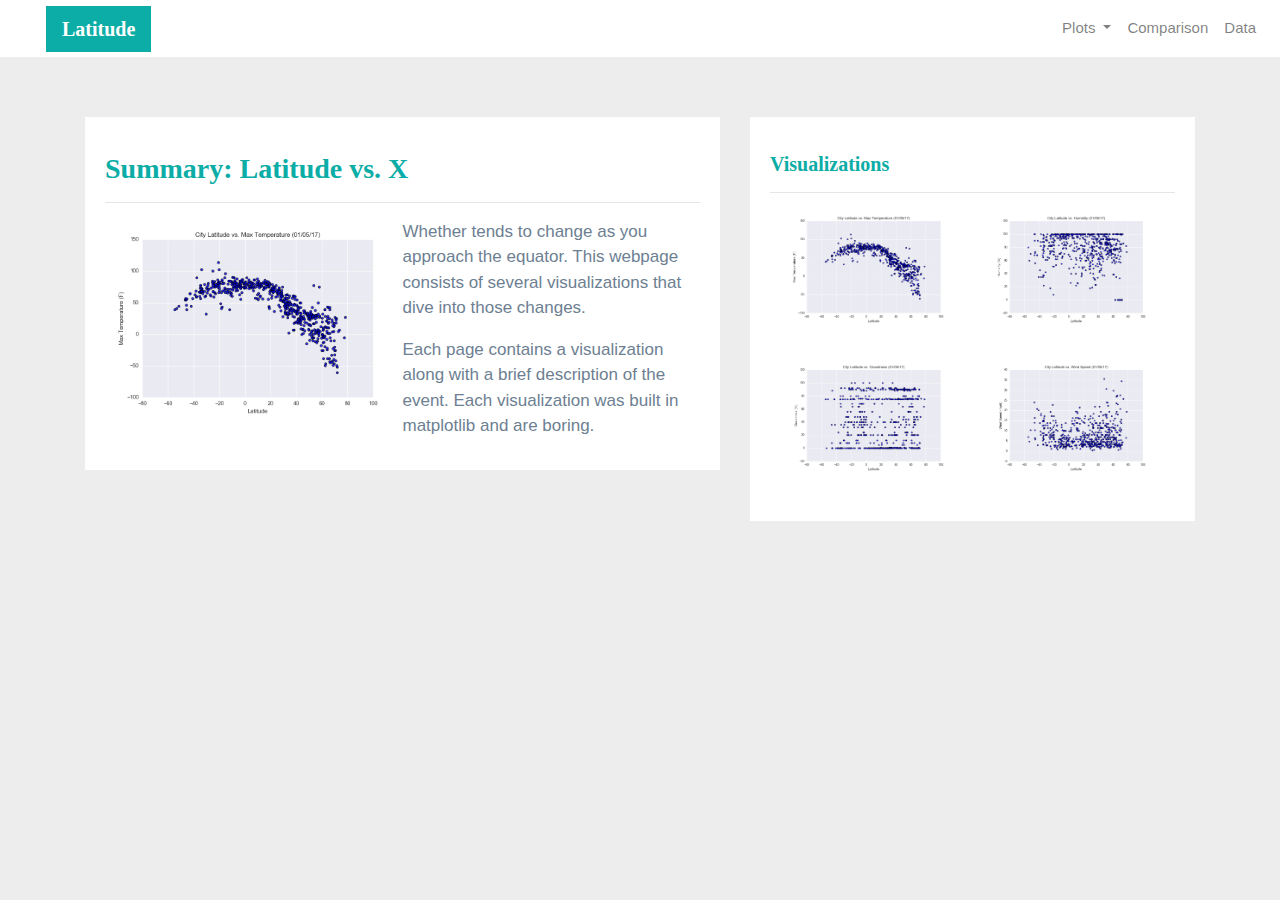
<file: index.html>
<!DOCTYPE html>
<html>

<head>
  <meta charset="utf-8" />
  <meta http-equiv="X-UA-Compatible" content="IE=edge">
  <title>Bootstrap Visualization Dashboard</title>
  <meta name="viewport" content="width=device-width, initial-scale=1">

  <!-- Bootstrap CSS -->
  <link rel="stylesheet" href="https://maxcdn.bootstrapcdn.com/bootstrap/4.0.0/css/bootstrap.min.css" integrity="sha384-Gn5384xqQ1aoWXA+058RXPxPg6fy4IWvTNh0E263XmFcJlSAwiGgFAW/dAiS6JXm"
    crossorigin="anonymous">

  <!--CSS Link-->
  <link rel="stylesheet" type="text/css" href="style.css">

</head>

<body>
  <!-- Navigation Section -->
  <div class="navigation">
    <nav class="navbar navbar-expand-lg navbar-light">
      <a class="navbar-brand" style="background-color: #0BADA6;" href="index.html">Latitude</a>
      <button class="navbar-toggler  border border-white" type="button" data-toggle="collapse" data-target="#navbarNavDropdown"
        aria-controls="navbarNavDropdown" aria-expanded="false" aria-label="Toggle navigation">
        <span class="navbar-toggler-icon"></span>
      </button>
      <div class="collapse navbar-collapse" id="navbarNavDropdown">
        <ul class="navbar-nav ml-auto">
          <li class="nav-item dropdown">
            <a class="nav-link dropdown-toggle" href="#" id="navbarDropdownMenuLink" data-toggle="dropdown"
              aria-haspopup="true" aria-expanded="false">
              Plots
            </a>
            <div class="dropdown-menu" aria-labelledby="navbarDropdownMenuLink">
              <a class="dropdown-item" href="max_temperature.html">Max Temperature</a>
              <a class="dropdown-item" href="humidity.html">Humidity</a>
              <a class="dropdown-item" href="cloudiness.html">Cloudiness</a>
              <a class="dropdown-item" href="wind_speed.html">Wind Speed</a>
            </div>
          </li>
          <li class="nav-item">
            <a class="nav-link" href="comparisons.html">Comparison</a>
          </li>
          <li class="nav-item">
            <a class="nav-link" href="data.html">Data</a>
          </li>

        </ul>
      </div>
    </nav>
  </div>
  <!-- Content Section -->
  <div class="container">
    <div class="row">
      <div class="col-lg-7 col-md-12">
        <!-- Left box  -->
        <div class="box">
          <h3 class="title">Summary: Latitude vs. X</h3>
          <hr>
          <img src="Resources/assets/images/Fig1.png" class="vizualization rounded float-left" alt="Max Temperature Graph">
          <p>Whether tends to change as you approach the equator.  This webpage consists of several visualizations that dive into those changes.</p>
          <p>Each page contains a visualization along with a brief description of the event.  Each visualization was built in matplotlib and are boring.</p>
        </div>
      </div>
      <div class="col-lg-5 col-md-12">
        <!-- Right Box -->
        <div class="box">
          <h5 class="title">Visualizations</h5>
          <hr>


          <div class="container">
            <div class="row" style="padding-bottom: 30px;">
              <div class="col-6">
                <a href="max_temperature.html">
                  <img class="panel" src="Resources/assets/images/Fig1.png" alt="Max Temperature Image">
                </a>
              </div>
              <div class="col-6">
                <a href="humidity.html">
                  <img class="panel" src="Resources/assets/images/Fig2.png" alt="Humidity Graph">
                </a>
              </div>
            </div>

            <div class="row" style="padding-bottom: 30px;">
              <div class="col-6">
                <a href="cloudiness.html">
                  <img class="panel" src="Resources/assets/images/Fig3.png" alt="Cloudiness Graph">
                </a>
              </div>
              <div class="col-6">
                <a href="wind_speed.html">
                  <img class="panel" src="Resources/assets/images/Fig4.png" alt="Wind Speed Graph">
                </a>
              </div>


            </div>
          </div>


        </div>
      </div>
    </div>
  </div>


  <!-- Bootstrap JS -->
  <script src="https://code.jquery.com/jquery-3.2.1.slim.min.js" integrity="sha384-KJ3o2DKtIkvYIK3UENzmM7KCkRr/rE9/Qpg6aAZGJwFDMVNA/GpGFF93hXpG5KkN"
    crossorigin="anonymous"></script>
  <script src="https://cdnjs.cloudflare.com/ajax/libs/popper.js/1.12.9/umd/popper.min.js" integrity="sha384-ApNbgh9B+Y1QKtv3Rn7W3mgPxhU9K/ScQsAP7hUibX39j7fakFPskvXusvfa0b4Q"
    crossorigin="anonymous"></script>
  <script src="https://maxcdn.bootstrapcdn.com/bootstrap/4.0.0/js/bootstrap.min.js" integrity="sha384-JZR6Spejh4U02d8jOt6vLEHfe/JQGiRRSQQxSfFWpi1MquVdAyjUar5+76PVCmYl"
    crossorigin="anonymous"></script>

</body>

</html>
</file>
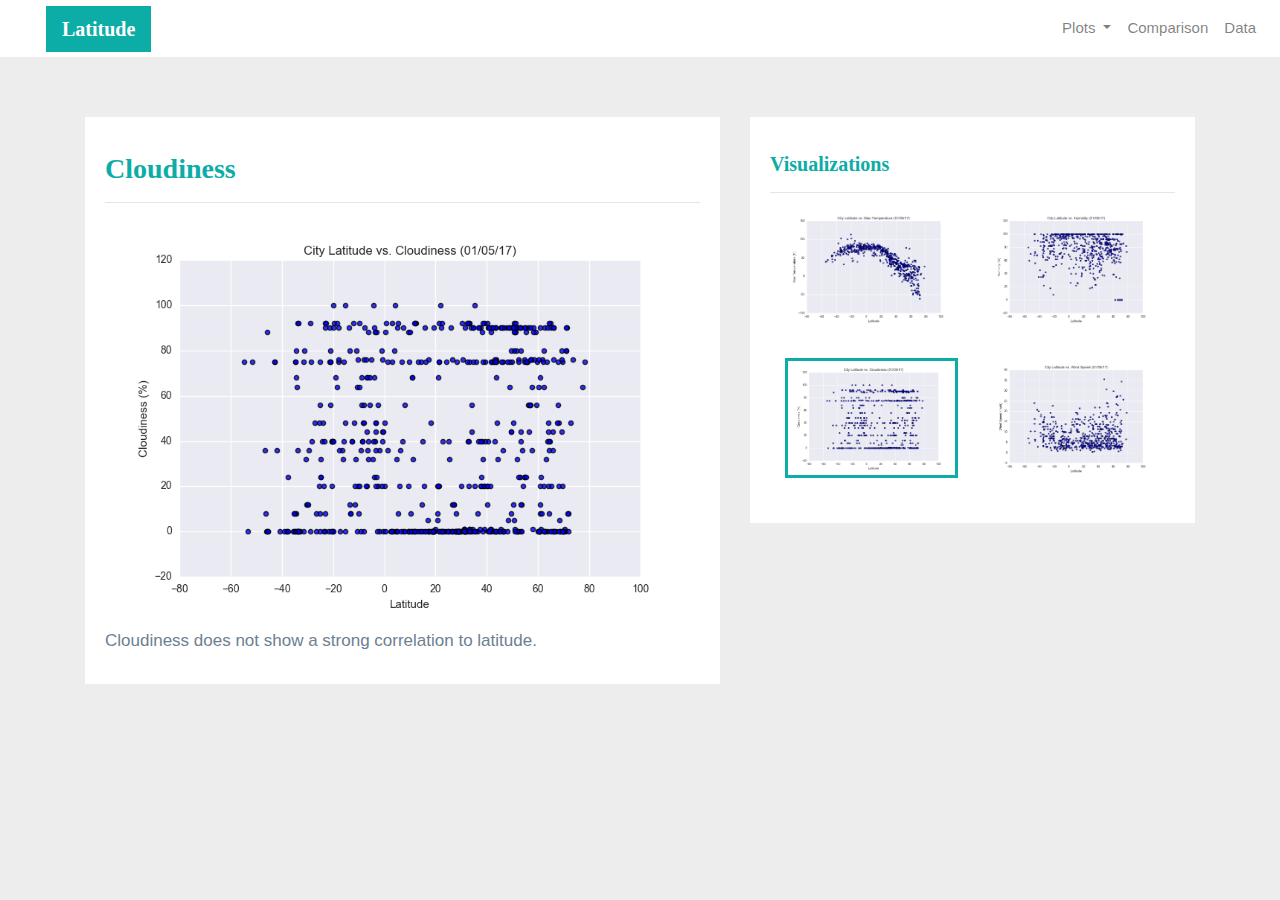
<file: cloudiness.html>
<!DOCTYPE html>
<html>

<head>
  <meta charset="utf-8" />
  <meta http-equiv="X-UA-Compatible" content="IE=edge">
  <title>Bootstrap Visualization Dashboard</title>
  <meta name="viewport" content="width=device-width, initial-scale=1">

  <!-- Bootstrap CSS -->
  <link rel="stylesheet" href="https://maxcdn.bootstrapcdn.com/bootstrap/4.0.0/css/bootstrap.min.css" integrity="sha384-Gn5384xqQ1aoWXA+058RXPxPg6fy4IWvTNh0E263XmFcJlSAwiGgFAW/dAiS6JXm"
    crossorigin="anonymous">

  <!--CSS Link-->
  <link rel="stylesheet" type="text/css" href="style.css">

</head>

<body>
  <!-- Navigation Section -->
  <div class="navigation">
    <nav class="navbar navbar-expand-lg navbar-light">
      <a class="navbar-brand" style="background-color: #0BADA6;" href="index.html">Latitude</a>
      <button class="navbar-toggler border border-white" type="button" data-toggle="collapse" data-target="#navbarNavDropdown"
        aria-controls="navbarNavDropdown" aria-expanded="false" aria-label="Toggle navigation">
        <span class="navbar-toggler-icon"></span>
      </button>
      <div class="collapse navbar-collapse" id="navbarNavDropdown">
        <ul class="navbar-nav ml-auto">
          <li class="nav-item dropdown">
            <a class="nav-link dropdown-toggle" href="#" id="navbarDropdownMenuLink" data-toggle="dropdown"
              aria-haspopup="true" aria-expanded="false">
              Plots
            </a>
            <div class="dropdown-menu" aria-labelledby="navbarDropdownMenuLink">
              <a class="dropdown-item" href="max_temperature.html">Max Temperature</a>
              <a class="dropdown-item" href="humidity.html">Humidity</a>
              <a class="dropdown-item active" href="cloudiness.html">Cloudiness</a>
              <a class="dropdown-item" href="wind_speed.html">Wind Speed</a>
            </div>
          </li>
          <li class="nav-item">
            <a class="nav-link" href="comparisons.html">Comparison</a>
          </li>
          <li class="nav-item">
            <a class="nav-link" href="data.html">Data</a>
          </li>

        </ul>
      </div>
    </nav>
  </div>
  <!-- Content Section -->
  <div class="container">
    <div class="row">
      <div class="col-lg-7 col-md-12">
        <!-- Left box  -->
        <div class="box">
          <h3 class="title">Cloudiness</h3>
          <hr>
          <img src="Resources/assets/images/Fig3.png" alt="Cloudines Graph">
          <p>Cloudiness does not show a strong correlation to latitude.</p>
        </div>
      </div>
      <div class="col-lg-5 col-md-12">
        <!-- Right Box -->
        <div class="box">
          <h5 class="title">Visualizations</h5>
          <hr>


          <div class="container">
            <div class="row" style="padding-bottom: 30px;">
              <div class="col-6">
                <a href="max_temperature.html">
                  <img class="panel" src="Resources/assets/images/Fig1.png" alt="Max Temperature Image">
                </a>
              </div>
              <div class="col-6">
                <a href="humidity.html">
                  <img class="panel" src="Resources/assets/images/Fig2.png" alt="Humidity Graph">
                </a>
              </div>
            </div>

            <div class="row" style="padding-bottom: 30px;">
              <div class="col-6">
                <a href="cloudiness.html">
                  <img class="panel active" src="Resources/assets/images/Fig3.png" alt="Cloudiness Graph">
                </a>
              </div>
              <div class="col-6">
                <a href="wind_speed.html">
                  <img class="panel" src="Resources/assets/images/Fig4.png" alt="Wind Speed Graph">
                </a>
              </div>


            </div>
          </div>


        </div>
      </div>
    </div>
  </div>

  <!-- Bootstrap JS -->
  <script src="https://code.jquery.com/jquery-3.2.1.slim.min.js" integrity="sha384-KJ3o2DKtIkvYIK3UENzmM7KCkRr/rE9/Qpg6aAZGJwFDMVNA/GpGFF93hXpG5KkN"
    crossorigin="anonymous"></script>
  <script src="https://cdnjs.cloudflare.com/ajax/libs/popper.js/1.12.9/umd/popper.min.js" integrity="sha384-ApNbgh9B+Y1QKtv3Rn7W3mgPxhU9K/ScQsAP7hUibX39j7fakFPskvXusvfa0b4Q"
    crossorigin="anonymous"></script>
  <script src="https://maxcdn.bootstrapcdn.com/bootstrap/4.0.0/js/bootstrap.min.js" integrity="sha384-JZR6Spejh4U02d8jOt6vLEHfe/JQGiRRSQQxSfFWpi1MquVdAyjUar5+76PVCmYl"
    crossorigin="anonymous"></script>

</body>

</html>
</file>
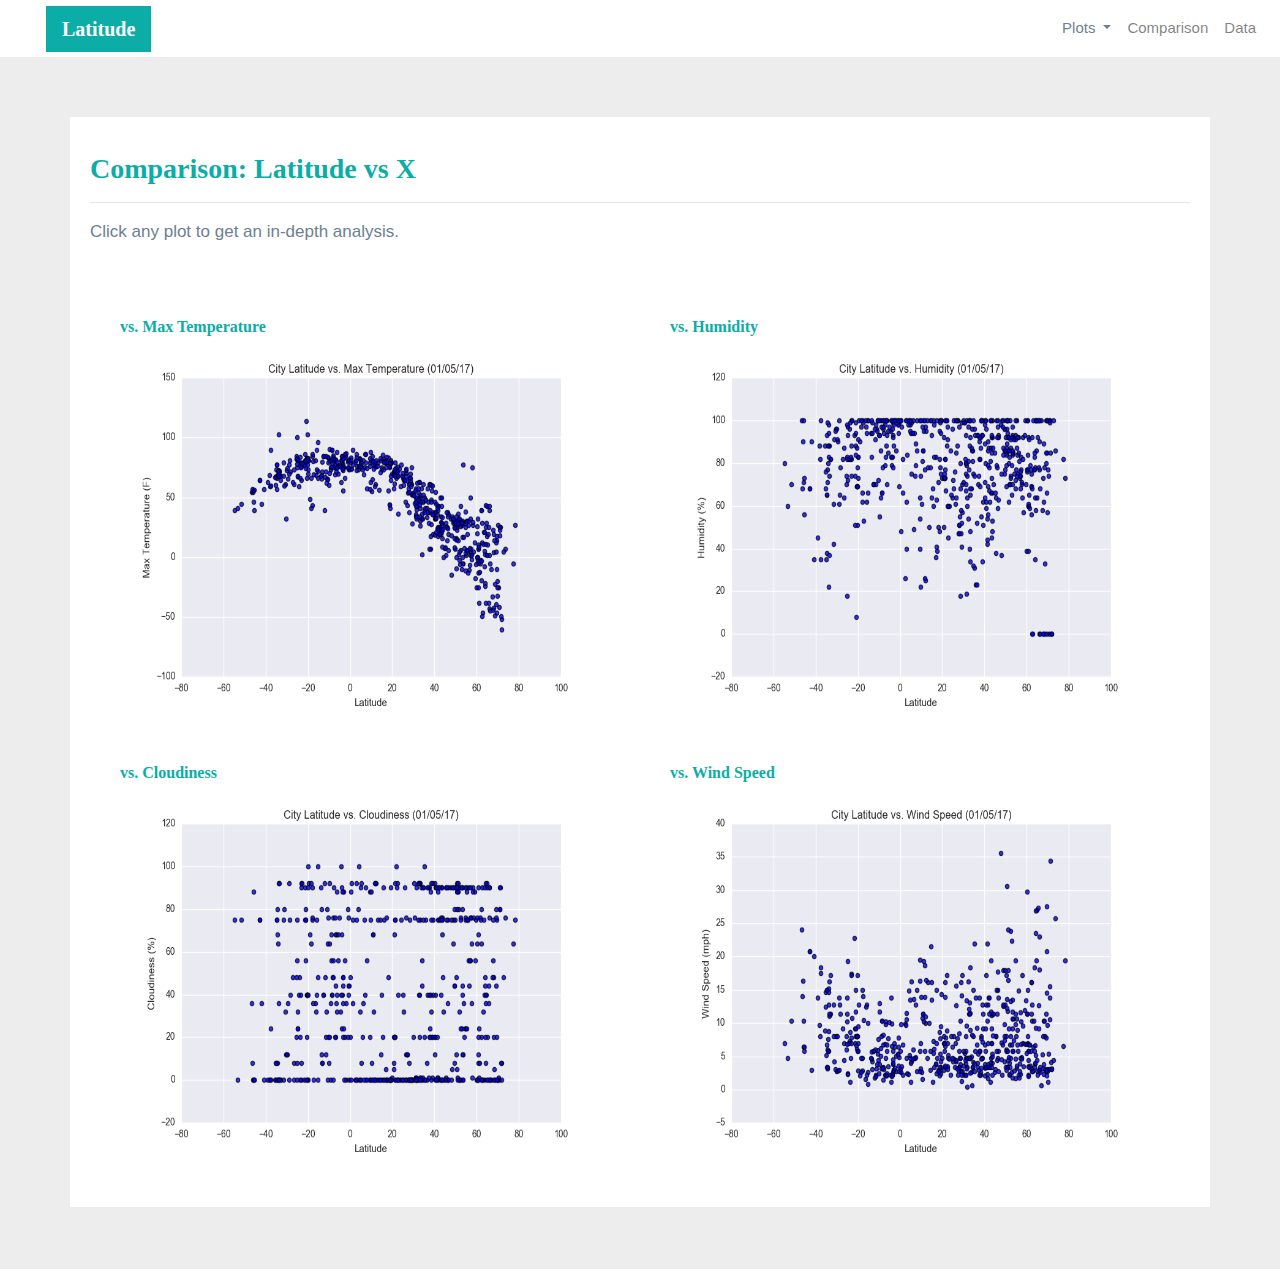
<file: comparisons.html>
<!DOCTYPE html>
<html>

<head>
  <meta charset="utf-8" />
  <meta http-equiv="X-UA-Compatible" content="IE=edge">
  <title>Bootstrap Visualization Dashboard</title>
  <meta name="viewport" content="width=device-width, initial-scale=1">

  <!-- Bootstrap CSS -->
  <link rel="stylesheet" href="https://maxcdn.bootstrapcdn.com/bootstrap/4.0.0/css/bootstrap.min.css" integrity="sha384-Gn5384xqQ1aoWXA+058RXPxPg6fy4IWvTNh0E263XmFcJlSAwiGgFAW/dAiS6JXm"
    crossorigin="anonymous">

  <!--CSS Link-->
  <link rel="stylesheet" type="text/css" href="style.css">

</head>

<body>
  <!-- Navigation Section -->
  <div class="navigation">
    <nav class="navbar navbar-expand-lg navbar-light">
      <a class="navbar-brand" style="background-color: #0BADA6;" href="index.html">Latitude</a>
      <button class="navbar-toggler  border border-white" type="button" data-toggle="collapse" data-target="#navbarNavDropdown"
        aria-controls="navbarNavDropdown" aria-expanded="false" aria-label="Toggle navigation">
        <span class="navbar-toggler-icon"></span>
      </button>
      <div class="collapse navbar-collapse" id="navbarNavDropdown">
        <ul class="navbar-nav ml-auto">
          <li class="nav-item dropdown">
            <a class="nav-link dropdown-toggle" href="#" id="navbarDropdownMenuLink" data-toggle="dropdown"
              aria-haspopup="true" aria-expanded="false" style="color: #6D8092">
              Plots
            </a>
            <div class="dropdown-menu" aria-labelledby="navbarDropdownMenuLink">
              <a class="dropdown-item" href="max_temperature.html">Max Temperature</a>
              <a class="dropdown-item" href="humidity.html">Humidity</a>
              <a class="dropdown-item" href="cloudiness.html">Cloudiness</a>
              <a class="dropdown-item" href="wind_speed.html">Wind Speed</a>
            </div>
          </li>
          <li class="nav-item">
            <a class="nav-link" href="comparisons.html">Comparison</a>
          </li>
          <li class="nav-item">
            <a class="nav-link" href="data.html">Data</a>
          </li>

        </ul>
      </div>
    </nav>
  </div>
  <!-- Content Section -->
  <div class="container">
    <div class="row">
      <div>
        <!-- Left box  -->
        <div class="box">
          <h3 class="title">Comparison: Latitude vs X</h3>
          <hr>
          <p>Click any plot to get an in-depth analysis.</p>
          <div class="container" style="padding-bottom: 40px;">
            <div class="row">
              <div class="col-lg-6" style="padding: 30px;">
                <div class="title">vs. Max Temperature</div>
                <a href="max_temperature.html">
                  <img class="panel" src="Resources/assets/images/Fig1.png" alt="Max Temperature Image">
                </a>
              </div>
              <div class="col-lg-6" style="padding: 30px;">
                <div class="title">vs. Humidity</div>
                <a href="humidity.html">
                  <img class="panel" src="Resources/assets/images/Fig2.png" alt="Humidity Graph">
                </a>
              </div>
            </div>

            <div class="row">
              <div class="col-lg-6" style="padding: 30px;">
                <div class="title">vs. Cloudiness</div>
                <a href="cloudiness.html">
                  <img class="panel" src="Resources/assets/images/Fig3.png" alt="Cloudiness Graph">
                </a>

              </div>
              <div class="col-lg-6" style="padding: 30px;">
                <div class="title">vs. Wind Speed</div>
                <a href="wind_speed.html">
                  <img class="panel" src="Resources/assets/images/Fig4.png" alt="Wind Speed Graph">
                </a>
              </div>
            </div>
          </div>
        </div>
      </div>
    </div>
  </div>


  <!-- Bootstrap JS -->
  <script src="https://code.jquery.com/jquery-3.2.1.slim.min.js" integrity="sha384-KJ3o2DKtIkvYIK3UENzmM7KCkRr/rE9/Qpg6aAZGJwFDMVNA/GpGFF93hXpG5KkN"
    crossorigin="anonymous"></script>
  <script src="https://cdnjs.cloudflare.com/ajax/libs/popper.js/1.12.9/umd/popper.min.js" integrity="sha384-ApNbgh9B+Y1QKtv3Rn7W3mgPxhU9K/ScQsAP7hUibX39j7fakFPskvXusvfa0b4Q"
    crossorigin="anonymous"></script>
  <script src="https://maxcdn.bootstrapcdn.com/bootstrap/4.0.0/js/bootstrap.min.js" integrity="sha384-JZR6Spejh4U02d8jOt6vLEHfe/JQGiRRSQQxSfFWpi1MquVdAyjUar5+76PVCmYl"
    crossorigin="anonymous"></script>

</body>

</html>
</file>
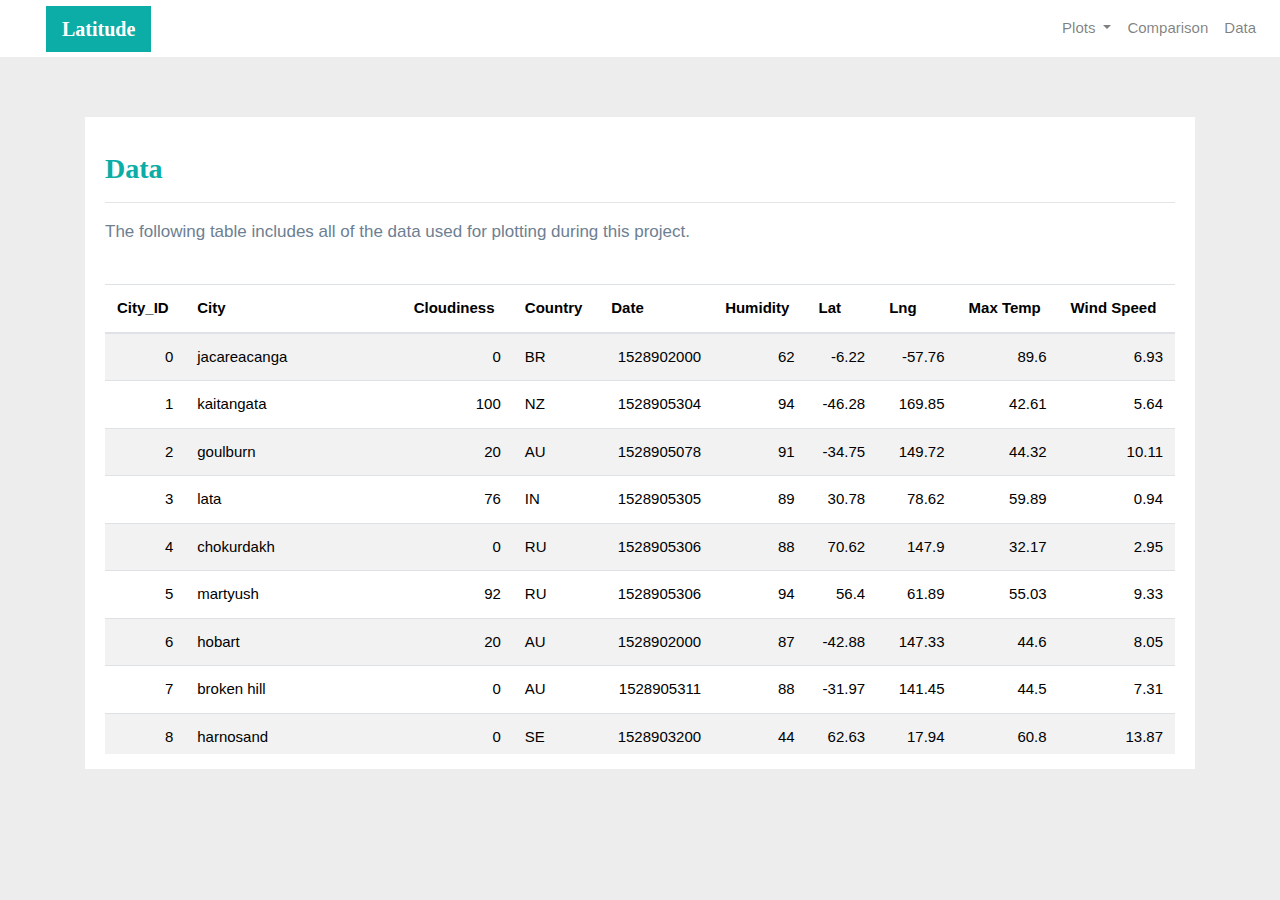
<file: data.html>
<!DOCTYPE html>
<html>

<head>
  <meta charset="utf-8" />
  <meta http-equiv="X-UA-Compatible" content="IE=edge">
  <title>Bootstrap Visualization Dashboard</title>
  <meta name="viewport" content="width=device-width, initial-scale=1">

  <!-- Bootstrap CSS -->
  <link rel="stylesheet" href="https://maxcdn.bootstrapcdn.com/bootstrap/4.0.0/css/bootstrap.min.css" integrity="sha384-Gn5384xqQ1aoWXA+058RXPxPg6fy4IWvTNh0E263XmFcJlSAwiGgFAW/dAiS6JXm"
    crossorigin="anonymous">

  <!--CSS Link-->
  <link rel="stylesheet" type="text/css" href="style.css">

</head>

<body>
  <!-- Navigation Section -->
  <div class="navigation">
    <nav class="navbar navbar-expand-lg navbar-light">
      <a class="navbar-brand" style="background-color: #0BADA6;" href="index.html">Latitude</a>
      <button class="navbar-toggler border border-white" type="button" data-toggle="collapse" data-target="#navbarNavDropdown"
        aria-controls="navbarNavDropdown" aria-expanded="false" aria-label="Toggle navigation">
        <span class="navbar-toggler-icon"></span>
      </button>
      <div class="collapse navbar-collapse" id="navbarNavDropdown">
        <ul class="navbar-nav ml-auto">
          <li class="nav-item dropdown">
            <a class="nav-link dropdown-toggle" href="#" id="navbarDropdownMenuLink" data-toggle="dropdown"
              aria-haspopup="true" aria-expanded="false">
              Plots
            </a>
            <div class="dropdown-menu" aria-labelledby="navbarDropdownMenuLink">
              <a class="dropdown-item" href="max_temperature.html">Max Temperature</a>
              <a class="dropdown-item" href="humidity.html">Humidity</a>
              <a class="dropdown-item" href="cloudiness.html">Cloudiness</a>
              <a class="dropdown-item" href="wind_speed.html">Wind Speed</a>
            </div>
          </li>
          <li class="nav-item">
            <a class="nav-link" href="comparisons.html">Comparison</a>
          </li>
          <li class="nav-item">
            <a class="nav-link" href="data.html">Data</a>
          </li>

        </ul>
      </div>
    </nav>
  </div>
  <!-- Content Section -->
  <div class="container">
    <div class="box">
      <h3 class="title">Data</h3>
      <hr>
      <p>The following table includes all of the data used for plotting during this project.</p>
      <br>
      <div class="table-responsive" style="overflow-x:auto; overflow-y:auto; max-height:470px; max-width: auto;">
        <table class="table table-striped">
          <thead>
            <tr>
              <th title="Field #1">City_ID</th>
              <th title="Field #2">City</th>
              <th title="Field #3">Cloudiness</th>
              <th title="Field #4">Country</th>
              <th title="Field #5">Date</th>
              <th title="Field #6">Humidity</th>
              <th title="Field #7">Lat</th>
              <th title="Field #8">Lng</th>
              <th title="Field #9">Max Temp</th>
              <th title="Field #10">Wind Speed</th>
            </tr>
          </thead>
          <tbody>
            <tr>
              <td align="right">0</td>
              <td>jacareacanga</td>
              <td align="right">0</td>
              <td>BR</td>
              <td align="right">1528902000</td>
              <td align="right">62</td>
              <td align="right">-6.22</td>
              <td align="right">-57.76</td>
              <td align="right">89.6</td>
              <td align="right">6.93</td>
            </tr>
            <tr>
              <td align="right">1</td>
              <td>kaitangata</td>
              <td align="right">100</td>
              <td>NZ</td>
              <td align="right">1528905304</td>
              <td align="right">94</td>
              <td align="right">-46.28</td>
              <td align="right">169.85</td>
              <td align="right">42.61</td>
              <td align="right">5.64</td>
            </tr>
            <tr>
              <td align="right">2</td>
              <td>goulburn</td>
              <td align="right">20</td>
              <td>AU</td>
              <td align="right">1528905078</td>
              <td align="right">91</td>
              <td align="right">-34.75</td>
              <td align="right">149.72</td>
              <td align="right">44.32</td>
              <td align="right">10.11</td>
            </tr>
            <tr>
              <td align="right">3</td>
              <td>lata</td>
              <td align="right">76</td>
              <td>IN</td>
              <td align="right">1528905305</td>
              <td align="right">89</td>
              <td align="right">30.78</td>
              <td align="right">78.62</td>
              <td align="right">59.89</td>
              <td align="right">0.94</td>
            </tr>
            <tr>
              <td align="right">4</td>
              <td>chokurdakh</td>
              <td align="right">0</td>
              <td>RU</td>
              <td align="right">1528905306</td>
              <td align="right">88</td>
              <td align="right">70.62</td>
              <td align="right">147.9</td>
              <td align="right">32.17</td>
              <td align="right">2.95</td>
            </tr>
            <tr>
              <td align="right">5</td>
              <td>martyush</td>
              <td align="right">92</td>
              <td>RU</td>
              <td align="right">1528905306</td>
              <td align="right">94</td>
              <td align="right">56.4</td>
              <td align="right">61.89</td>
              <td align="right">55.03</td>
              <td align="right">9.33</td>
            </tr>
            <tr>
              <td align="right">6</td>
              <td>hobart</td>
              <td align="right">20</td>
              <td>AU</td>
              <td align="right">1528902000</td>
              <td align="right">87</td>
              <td align="right">-42.88</td>
              <td align="right">147.33</td>
              <td align="right">44.6</td>
              <td align="right">8.05</td>
            </tr>
            <tr>
              <td align="right">7</td>
              <td>broken hill</td>
              <td align="right">0</td>
              <td>AU</td>
              <td align="right">1528905311</td>
              <td align="right">88</td>
              <td align="right">-31.97</td>
              <td align="right">141.45</td>
              <td align="right">44.5</td>
              <td align="right">7.31</td>
            </tr>
            <tr>
              <td align="right">8</td>
              <td>harnosand</td>
              <td align="right">0</td>
              <td>SE</td>
              <td align="right">1528903200</td>
              <td align="right">44</td>
              <td align="right">62.63</td>
              <td align="right">17.94</td>
              <td align="right">60.8</td>
              <td align="right">13.87</td>
            </tr>
            <tr>
              <td align="right">9</td>
              <td>tuatapere</td>
              <td align="right">0</td>
              <td>NZ</td>
              <td align="right">1528905312</td>
              <td align="right">100</td>
              <td align="right">-46.13</td>
              <td align="right">167.69</td>
              <td align="right">38.92</td>
              <td align="right">3.4</td>
            </tr>
            <tr>
              <td align="right">10</td>
              <td>puerto ayora</td>
              <td align="right">90</td>
              <td>EC</td>
              <td align="right">1528902000</td>
              <td align="right">69</td>
              <td align="right">-0.74</td>
              <td align="right">-90.35</td>
              <td align="right">77.0</td>
              <td align="right">13.87</td>
            </tr>
            <tr>
              <td align="right">11</td>
              <td>havre-saint-pierre</td>
              <td align="right">75</td>
              <td>CA</td>
              <td align="right">1528902000</td>
              <td align="right">58</td>
              <td align="right">50.23</td>
              <td align="right">-63.6</td>
              <td align="right">53.6</td>
              <td align="right">19.46</td>
            </tr>
            <tr>
              <td align="right">12</td>
              <td>punta arenas</td>
              <td align="right">0</td>
              <td>CL</td>
              <td align="right">1528902000</td>
              <td align="right">100</td>
              <td align="right">-53.16</td>
              <td align="right">-70.91</td>
              <td align="right">35.6</td>
              <td align="right">9.17</td>
            </tr>
            <tr>
              <td align="right">13</td>
              <td>tasiilaq</td>
              <td align="right">75</td>
              <td>GL</td>
              <td align="right">1528901400</td>
              <td align="right">60</td>
              <td align="right">65.61</td>
              <td align="right">-37.64</td>
              <td align="right">39.2</td>
              <td align="right">2.24</td>
            </tr>
            <tr>
              <td align="right">14</td>
              <td>chapais</td>
              <td align="right">40</td>
              <td>CA</td>
              <td align="right">1528902000</td>
              <td align="right">38</td>
              <td align="right">49.78</td>
              <td align="right">-74.86</td>
              <td align="right">59.0</td>
              <td align="right">10.29</td>
            </tr>
            <tr>
              <td align="right">15</td>
              <td>avarua</td>
              <td align="right">40</td>
              <td>CK</td>
              <td align="right">1528902000</td>
              <td align="right">56</td>
              <td align="right">-21.21</td>
              <td align="right">-159.78</td>
              <td align="right">73.4</td>
              <td align="right">10.29</td>
            </tr>
            <tr>
              <td align="right">16</td>
              <td>hofn</td>
              <td align="right">75</td>
              <td>IS</td>
              <td align="right">1528902000</td>
              <td align="right">87</td>
              <td align="right">64.25</td>
              <td align="right">-15.21</td>
              <td align="right">51.8</td>
              <td align="right">8.05</td>
            </tr>
            <tr>
              <td align="right">17</td>
              <td>yukamenskoye</td>
              <td align="right">92</td>
              <td>RU</td>
              <td align="right">1528905315</td>
              <td align="right">98</td>
              <td align="right">57.89</td>
              <td align="right">52.24</td>
              <td align="right">56.65</td>
              <td align="right">10.22</td>
            </tr>
            <tr>
              <td align="right">18</td>
              <td>khandbari</td>
              <td align="right">80</td>
              <td>NP</td>
              <td align="right">1528905315</td>
              <td align="right">67</td>
              <td align="right">27.38</td>
              <td align="right">87.21</td>
              <td align="right">44.59</td>
              <td align="right">1.39</td>
            </tr>
            <tr>
              <td align="right">19</td>
              <td>bethel</td>
              <td align="right">1</td>
              <td>US</td>
              <td align="right">1528901580</td>
              <td align="right">93</td>
              <td align="right">60.79</td>
              <td align="right">-161.76</td>
              <td align="right">44.6</td>
              <td align="right">8.05</td>
            </tr>
            <tr>
              <td align="right">20</td>
              <td>ushuaia</td>
              <td align="right">75</td>
              <td>AR</td>
              <td align="right">1528902000</td>
              <td align="right">64</td>
              <td align="right">-54.81</td>
              <td align="right">-68.31</td>
              <td align="right">41.0</td>
              <td align="right">3.36</td>
            </tr>
            <tr>
              <td align="right">21</td>
              <td>east london</td>
              <td align="right">0</td>
              <td>ZA</td>
              <td align="right">1528902000</td>
              <td align="right">37</td>
              <td align="right">-33.02</td>
              <td align="right">27.91</td>
              <td align="right">69.8</td>
              <td align="right">5.82</td>
            </tr>
            <tr>
              <td align="right">22</td>
              <td>bluff</td>
              <td align="right">76</td>
              <td>AU</td>
              <td align="right">1528905321</td>
              <td align="right">76</td>
              <td align="right">-23.58</td>
              <td align="right">149.07</td>
              <td align="right">61.96</td>
              <td align="right">4.74</td>
            </tr>
            <tr>
              <td align="right">23</td>
              <td>mount isa</td>
              <td align="right">75</td>
              <td>AU</td>
              <td align="right">1528902000</td>
              <td align="right">100</td>
              <td align="right">-20.73</td>
              <td align="right">139.49</td>
              <td align="right">64.4</td>
              <td align="right">3.29</td>
            </tr>
            <tr>
              <td align="right">24</td>
              <td>pevek</td>
              <td align="right">0</td>
              <td>RU</td>
              <td align="right">1528905321</td>
              <td align="right">71</td>
              <td align="right">69.7</td>
              <td align="right">170.27</td>
              <td align="right">36.94</td>
              <td align="right">6.98</td>
            </tr>
            <tr>
              <td align="right">25</td>
              <td>gao</td>
              <td align="right">24</td>
              <td>ML</td>
              <td align="right">1528905321</td>
              <td align="right">16</td>
              <td align="right">16.28</td>
              <td align="right">-0.04</td>
              <td align="right">110.02</td>
              <td align="right">4.97</td>
            </tr>
            <tr>
              <td align="right">26</td>
              <td>cabo san lucas</td>
              <td align="right">75</td>
              <td>MX</td>
              <td align="right">1528901160</td>
              <td align="right">74</td>
              <td align="right">22.89</td>
              <td align="right">-109.91</td>
              <td align="right">84.2</td>
              <td align="right">10.29</td>
            </tr>
            <tr>
              <td align="right">27</td>
              <td>sao filipe</td>
              <td align="right">0</td>
              <td>CV</td>
              <td align="right">1528905323</td>
              <td align="right">88</td>
              <td align="right">14.9</td>
              <td align="right">-24.5</td>
              <td align="right">75.73</td>
              <td align="right">13.02</td>
            </tr>
            <tr>
              <td align="right">28</td>
              <td>tiksi</td>
              <td align="right">44</td>
              <td>RU</td>
              <td align="right">1528905298</td>
              <td align="right">58</td>
              <td align="right">71.64</td>
              <td align="right">128.87</td>
              <td align="right">57.73</td>
              <td align="right">10.11</td>
            </tr>
            <tr>
              <td align="right">29</td>
              <td>busselton</td>
              <td align="right">92</td>
              <td>AU</td>
              <td align="right">1528905323</td>
              <td align="right">100</td>
              <td align="right">-33.64</td>
              <td align="right">115.35</td>
              <td align="right">60.43</td>
              <td align="right">10.56</td>
            </tr>
            <tr>
              <td align="right">30</td>
              <td>alofi</td>
              <td align="right">76</td>
              <td>NU</td>
              <td align="right">1528902000</td>
              <td align="right">88</td>
              <td align="right">-19.06</td>
              <td align="right">-169.92</td>
              <td align="right">71.6</td>
              <td align="right">3.36</td>
            </tr>
            <tr>
              <td align="right">31</td>
              <td>ola</td>
              <td align="right">75</td>
              <td>RU</td>
              <td align="right">1528902000</td>
              <td align="right">100</td>
              <td align="right">59.58</td>
              <td align="right">151.3</td>
              <td align="right">42.8</td>
              <td align="right">7.76</td>
            </tr>
            <tr>
              <td align="right">32</td>
              <td>atar</td>
              <td align="right">20</td>
              <td>MR</td>
              <td align="right">1528902000</td>
              <td align="right">19</td>
              <td align="right">20.52</td>
              <td align="right">-13.05</td>
              <td align="right">91.4</td>
              <td align="right">9.17</td>
            </tr>
            <tr>
              <td align="right">33</td>
              <td>rikitea</td>
              <td align="right">0</td>
              <td>PF</td>
              <td align="right">1528905325</td>
              <td align="right">100</td>
              <td align="right">-23.12</td>
              <td align="right">-134.97</td>
              <td align="right">73.57</td>
              <td align="right">8.66</td>
            </tr>
            <tr>
              <td align="right">34</td>
              <td>hermanus</td>
              <td align="right">0</td>
              <td>ZA</td>
              <td align="right">1528905325</td>
              <td align="right">24</td>
              <td align="right">-34.42</td>
              <td align="right">19.24</td>
              <td align="right">77.17</td>
              <td align="right">8.66</td>
            </tr>
            <tr>
              <td align="right">35</td>
              <td>ponta delgada</td>
              <td align="right">75</td>
              <td>PT</td>
              <td align="right">1528903800</td>
              <td align="right">88</td>
              <td align="right">37.73</td>
              <td align="right">-25.67</td>
              <td align="right">71.6</td>
              <td align="right">12.75</td>
            </tr>
            <tr>
              <td align="right">36</td>
              <td>bambari</td>
              <td align="right">24</td>
              <td>CF</td>
              <td align="right">1528905326</td>
              <td align="right">84</td>
              <td align="right">5.77</td>
              <td align="right">20.68</td>
              <td align="right">81.85</td>
              <td align="right">7.65</td>
            </tr>
            <tr>
              <td align="right">37</td>
              <td>cap malheureux</td>
              <td align="right">75</td>
              <td>MU</td>
              <td align="right">1528902000</td>
              <td align="right">69</td>
              <td align="right">-19.98</td>
              <td align="right">57.61</td>
              <td align="right">75.2</td>
              <td align="right">14.99</td>
            </tr>
            <tr>
              <td align="right">38</td>
              <td>puerto escondido</td>
              <td align="right">75</td>
              <td>MX</td>
              <td align="right">1528901100</td>
              <td align="right">65</td>
              <td align="right">15.86</td>
              <td align="right">-97.07</td>
              <td align="right">80.6</td>
              <td align="right">3.36</td>
            </tr>
            <tr>
              <td align="right">39</td>
              <td>qaanaaq</td>
              <td align="right">32</td>
              <td>GL</td>
              <td align="right">1528905330</td>
              <td align="right">100</td>
              <td align="right">77.48</td>
              <td align="right">-69.36</td>
              <td align="right">31.45</td>
              <td align="right">6.31</td>
            </tr>
            <tr>
              <td align="right">40</td>
              <td>new norfolk</td>
              <td align="right">20</td>
              <td>AU</td>
              <td align="right">1528902000</td>
              <td align="right">87</td>
              <td align="right">-42.78</td>
              <td align="right">147.06</td>
              <td align="right">44.6</td>
              <td align="right">8.05</td>
            </tr>
            <tr>
              <td align="right">41</td>
              <td>najran</td>
              <td align="right">40</td>
              <td>SA</td>
              <td align="right">1528902000</td>
              <td align="right">13</td>
              <td align="right">17.54</td>
              <td align="right">44.22</td>
              <td align="right">98.6</td>
              <td align="right">11.41</td>
            </tr>
            <tr>
              <td align="right">42</td>
              <td>isla mujeres</td>
              <td align="right">90</td>
              <td>MX</td>
              <td align="right">1528904340</td>
              <td align="right">100</td>
              <td align="right">21.23</td>
              <td align="right">-86.73</td>
              <td align="right">75.2</td>
              <td align="right">16.11</td>
            </tr>
            <tr>
              <td align="right">43</td>
              <td>mar del plata</td>
              <td align="right">0</td>
              <td>AR</td>
              <td align="right">1528905297</td>
              <td align="right">100</td>
              <td align="right">-46.43</td>
              <td align="right">-67.52</td>
              <td align="right">32.53</td>
              <td align="right">7.31</td>
            </tr>
            <tr>
              <td align="right">44</td>
              <td>provideniya</td>
              <td align="right">0</td>
              <td>RU</td>
              <td align="right">1528905332</td>
              <td align="right">91</td>
              <td align="right">64.42</td>
              <td align="right">-173.23</td>
              <td align="right">40.63</td>
              <td align="right">10.78</td>
            </tr>
            <tr>
              <td align="right">45</td>
              <td>jamestown</td>
              <td align="right">12</td>
              <td>AU</td>
              <td align="right">1528905333</td>
              <td align="right">88</td>
              <td align="right">-33.21</td>
              <td align="right">138.6</td>
              <td align="right">43.15</td>
              <td align="right">10.89</td>
            </tr>
            <tr>
              <td align="right">46</td>
              <td>medicine hat</td>
              <td align="right">20</td>
              <td>CA</td>
              <td align="right">1528902000</td>
              <td align="right">34</td>
              <td align="right">50.04</td>
              <td align="right">-110.68</td>
              <td align="right">66.2</td>
              <td align="right">14.99</td>
            </tr>
            <tr>
              <td align="right">47</td>
              <td>katsuura</td>
              <td align="right">8</td>
              <td>JP</td>
              <td align="right">1528905334</td>
              <td align="right">88</td>
              <td align="right">33.93</td>
              <td align="right">134.5</td>
              <td align="right">62.05</td>
              <td align="right">7.54</td>
            </tr>
            <tr>
              <td align="right">48</td>
              <td>aklavik</td>
              <td align="right">20</td>
              <td>CA</td>
              <td align="right">1528902000</td>
              <td align="right">53</td>
              <td align="right">68.22</td>
              <td align="right">-135.01</td>
              <td align="right">51.8</td>
              <td align="right">11.41</td>
            </tr>
            <tr>
              <td align="right">49</td>
              <td>tuktoyaktuk</td>
              <td align="right">20</td>
              <td>CA</td>
              <td align="right">1528902000</td>
              <td align="right">61</td>
              <td align="right">69.44</td>
              <td align="right">-133.03</td>
              <td align="right">46.4</td>
              <td align="right">6.93</td>
            </tr>
            <tr>
              <td align="right">50</td>
              <td>kapaa</td>
              <td align="right">90</td>
              <td>US</td>
              <td align="right">1528901760</td>
              <td align="right">88</td>
              <td align="right">22.08</td>
              <td align="right">-159.32</td>
              <td align="right">75.2</td>
              <td align="right">14.99</td>
            </tr>
            <tr>
              <td align="right">51</td>
              <td>mildura</td>
              <td align="right">0</td>
              <td>AU</td>
              <td align="right">1528905300</td>
              <td align="right">92</td>
              <td align="right">-34.18</td>
              <td align="right">142.16</td>
              <td align="right">45.67</td>
              <td align="right">9.66</td>
            </tr>
            <tr>
              <td align="right">52</td>
              <td>souillac</td>
              <td align="right">75</td>
              <td>FR</td>
              <td align="right">1528903800</td>
              <td align="right">49</td>
              <td align="right">45.6</td>
              <td align="right">-0.6</td>
              <td align="right">73.4</td>
              <td align="right">10.29</td>
            </tr>
            <tr>
              <td align="right">53</td>
              <td>lorengau</td>
              <td align="right">100</td>
              <td>PG</td>
              <td align="right">1528905336</td>
              <td align="right">100</td>
              <td align="right">-2.02</td>
              <td align="right">147.27</td>
              <td align="right">80.59</td>
              <td align="right">3.85</td>
            </tr>
            <tr>
              <td align="right">54</td>
              <td>praia</td>
              <td align="right">20</td>
              <td>BR</td>
              <td align="right">1528902000</td>
              <td align="right">47</td>
              <td align="right">-20.25</td>
              <td align="right">-43.81</td>
              <td align="right">82.4</td>
              <td align="right">3.36</td>
            </tr>
            <tr>
              <td align="right">55</td>
              <td>port alfred</td>
              <td align="right">0</td>
              <td>ZA</td>
              <td align="right">1528905338</td>
              <td align="right">50</td>
              <td align="right">-33.59</td>
              <td align="right">26.89</td>
              <td align="right">76.54</td>
              <td align="right">7.2</td>
            </tr>
            <tr>
              <td align="right">56</td>
              <td>barranca</td>
              <td align="right">0</td>
              <td>PE</td>
              <td align="right">1528905339</td>
              <td align="right">98</td>
              <td align="right">-10.75</td>
              <td align="right">-77.76</td>
              <td align="right">61.87</td>
              <td align="right">9.89</td>
            </tr>
            <tr>
              <td align="right">57</td>
              <td>nome</td>
              <td align="right">40</td>
              <td>US</td>
              <td align="right">1528902900</td>
              <td align="right">70</td>
              <td align="right">30.04</td>
              <td align="right">-94.42</td>
              <td align="right">87.8</td>
              <td align="right">3.36</td>
            </tr>
            <tr>
              <td align="right">58</td>
              <td>matay</td>
              <td align="right">0</td>
              <td>EG</td>
              <td align="right">1528905339</td>
              <td align="right">23</td>
              <td align="right">28.42</td>
              <td align="right">30.79</td>
              <td align="right">97.69</td>
              <td align="right">6.98</td>
            </tr>
            <tr>
              <td align="right">59</td>
              <td>saskylakh</td>
              <td align="right">48</td>
              <td>RU</td>
              <td align="right">1528905339</td>
              <td align="right">55</td>
              <td align="right">71.97</td>
              <td align="right">114.09</td>
              <td align="right">59.53</td>
              <td align="right">5.86</td>
            </tr>
            <tr>
              <td align="right">60</td>
              <td>itarema</td>
              <td align="right">0</td>
              <td>BR</td>
              <td align="right">1528905340</td>
              <td align="right">61</td>
              <td align="right">-2.92</td>
              <td align="right">-39.92</td>
              <td align="right">88.33</td>
              <td align="right">12.57</td>
            </tr>
            <tr>
              <td align="right">61</td>
              <td>butaritari</td>
              <td align="right">56</td>
              <td>KI</td>
              <td align="right">1528905340</td>
              <td align="right">100</td>
              <td align="right">3.07</td>
              <td align="right">172.79</td>
              <td align="right">81.13</td>
              <td align="right">7.31</td>
            </tr>
            <tr>
              <td align="right">62</td>
              <td>peniche</td>
              <td align="right">20</td>
              <td>PT</td>
              <td align="right">1528903800</td>
              <td align="right">64</td>
              <td align="right">39.36</td>
              <td align="right">-9.38</td>
              <td align="right">75.2</td>
              <td align="right">12.75</td>
            </tr>
            <tr>
              <td align="right">63</td>
              <td>beloha</td>
              <td align="right">0</td>
              <td>MG</td>
              <td align="right">1528905340</td>
              <td align="right">57</td>
              <td align="right">-25.17</td>
              <td align="right">45.06</td>
              <td align="right">71.95</td>
              <td align="right">16.37</td>
            </tr>
            <tr>
              <td align="right">64</td>
              <td>anadyr</td>
              <td align="right">0</td>
              <td>RU</td>
              <td align="right">1528902000</td>
              <td align="right">57</td>
              <td align="right">64.73</td>
              <td align="right">177.51</td>
              <td align="right">48.2</td>
              <td align="right">4.47</td>
            </tr>
            <tr>
              <td align="right">65</td>
              <td>luderitz</td>
              <td align="right">12</td>
              <td>NA</td>
              <td align="right">1528905342</td>
              <td align="right">64</td>
              <td align="right">-26.65</td>
              <td align="right">15.16</td>
              <td align="right">64.03</td>
              <td align="right">17.38</td>
            </tr>
            <tr>
              <td align="right">66</td>
              <td>rochester</td>
              <td align="right">1</td>
              <td>US</td>
              <td align="right">1528902960</td>
              <td align="right">37</td>
              <td align="right">44.02</td>
              <td align="right">-92.46</td>
              <td align="right">73.4</td>
              <td align="right">6.93</td>
            </tr>
            <tr>
              <td align="right">67</td>
              <td>bosaso</td>
              <td align="right">0</td>
              <td>SO</td>
              <td align="right">1528905347</td>
              <td align="right">86</td>
              <td align="right">11.28</td>
              <td align="right">49.18</td>
              <td align="right">89.77</td>
              <td align="right">3.96</td>
            </tr>
            <tr>
              <td align="right">68</td>
              <td>faanui</td>
              <td align="right">0</td>
              <td>PF</td>
              <td align="right">1528905347</td>
              <td align="right">100</td>
              <td align="right">-16.48</td>
              <td align="right">-151.75</td>
              <td align="right">79.96</td>
              <td align="right">11.79</td>
            </tr>
            <tr>
              <td align="right">69</td>
              <td>grindavik</td>
              <td align="right">75</td>
              <td>IS</td>
              <td align="right">1528902000</td>
              <td align="right">70</td>
              <td align="right">63.84</td>
              <td align="right">-22.43</td>
              <td align="right">48.2</td>
              <td align="right">5.82</td>
            </tr>
            <tr>
              <td align="right">70</td>
              <td>margate</td>
              <td align="right">20</td>
              <td>AU</td>
              <td align="right">1528902000</td>
              <td align="right">87</td>
              <td align="right">-43.03</td>
              <td align="right">147.26</td>
              <td align="right">44.6</td>
              <td align="right">8.05</td>
            </tr>
            <tr>
              <td align="right">71</td>
              <td>marsh harbour</td>
              <td align="right">88</td>
              <td>BS</td>
              <td align="right">1528905349</td>
              <td align="right">95</td>
              <td align="right">26.54</td>
              <td align="right">-77.06</td>
              <td align="right">82.39</td>
              <td align="right">10.0</td>
            </tr>
            <tr>
              <td align="right">72</td>
              <td>comodoro rivadavia</td>
              <td align="right">40</td>
              <td>AR</td>
              <td align="right">1528902000</td>
              <td align="right">60</td>
              <td align="right">-45.87</td>
              <td align="right">-67.48</td>
              <td align="right">42.8</td>
              <td align="right">9.17</td>
            </tr>
            <tr>
              <td align="right">73</td>
              <td>upernavik</td>
              <td align="right">92</td>
              <td>GL</td>
              <td align="right">1528905350</td>
              <td align="right">100</td>
              <td align="right">72.79</td>
              <td align="right">-56.15</td>
              <td align="right">29.29</td>
              <td align="right">3.74</td>
            </tr>
            <tr>
              <td align="right">74</td>
              <td>uige</td>
              <td align="right">0</td>
              <td>AO</td>
              <td align="right">1528905350</td>
              <td align="right">29</td>
              <td align="right">-7.61</td>
              <td align="right">15.06</td>
              <td align="right">86.8</td>
              <td align="right">3.18</td>
            </tr>
            <tr>
              <td align="right">75</td>
              <td>bredasdorp</td>
              <td align="right">0</td>
              <td>ZA</td>
              <td align="right">1528902000</td>
              <td align="right">23</td>
              <td align="right">-34.53</td>
              <td align="right">20.04</td>
              <td align="right">82.4</td>
              <td align="right">5.82</td>
            </tr>
            <tr>
              <td align="right">76</td>
              <td>bodden town</td>
              <td align="right">40</td>
              <td>KY</td>
              <td align="right">1528902000</td>
              <td align="right">78</td>
              <td align="right">19.28</td>
              <td align="right">-81.25</td>
              <td align="right">80.6</td>
              <td align="right">16.11</td>
            </tr>
            <tr>
              <td align="right">77</td>
              <td>guerrero negro</td>
              <td align="right">44</td>
              <td>MX</td>
              <td align="right">1528905350</td>
              <td align="right">88</td>
              <td align="right">27.97</td>
              <td align="right">-114.04</td>
              <td align="right">63.85</td>
              <td align="right">3.74</td>
            </tr>
            <tr>
              <td align="right">78</td>
              <td>bilma</td>
              <td align="right">0</td>
              <td>NE</td>
              <td align="right">1528905351</td>
              <td align="right">12</td>
              <td align="right">18.69</td>
              <td align="right">12.92</td>
              <td align="right">110.47</td>
              <td align="right">4.63</td>
            </tr>
            <tr>
              <td align="right">79</td>
              <td>carnarvon</td>
              <td align="right">0</td>
              <td>ZA</td>
              <td align="right">1528905351</td>
              <td align="right">30</td>
              <td align="right">-30.97</td>
              <td align="right">22.13</td>
              <td align="right">60.43</td>
              <td align="right">14.25</td>
            </tr>
            <tr>
              <td align="right">80</td>
              <td>ponta do sol</td>
              <td align="right">12</td>
              <td>BR</td>
              <td align="right">1528905352</td>
              <td align="right">72</td>
              <td align="right">-20.63</td>
              <td align="right">-46.0</td>
              <td align="right">78.25</td>
              <td align="right">3.96</td>
            </tr>
            <tr>
              <td align="right">81</td>
              <td>vila franca do campo</td>
              <td align="right">75</td>
              <td>PT</td>
              <td align="right">1528903800</td>
              <td align="right">88</td>
              <td align="right">37.72</td>
              <td align="right">-25.43</td>
              <td align="right">71.6</td>
              <td align="right">12.75</td>
            </tr>
            <tr>
              <td align="right">82</td>
              <td>puerto del rosario</td>
              <td align="right">20</td>
              <td>ES</td>
              <td align="right">1528903800</td>
              <td align="right">60</td>
              <td align="right">28.5</td>
              <td align="right">-13.86</td>
              <td align="right">73.4</td>
              <td align="right">17.22</td>
            </tr>
            <tr>
              <td align="right">83</td>
              <td>sitka</td>
              <td align="right">20</td>
              <td>US</td>
              <td align="right">1528905353</td>
              <td align="right">92</td>
              <td align="right">37.17</td>
              <td align="right">-99.65</td>
              <td align="right">74.02</td>
              <td align="right">5.97</td>
            </tr>
            <tr>
              <td align="right">84</td>
              <td>camacha</td>
              <td align="right">75</td>
              <td>PT</td>
              <td align="right">1528903800</td>
              <td align="right">72</td>
              <td align="right">33.08</td>
              <td align="right">-16.33</td>
              <td align="right">68.0</td>
              <td align="right">16.11</td>
            </tr>
            <tr>
              <td align="right">85</td>
              <td>saint-philippe</td>
              <td align="right">1</td>
              <td>CA</td>
              <td align="right">1528902900</td>
              <td align="right">54</td>
              <td align="right">45.36</td>
              <td align="right">-73.48</td>
              <td align="right">78.8</td>
              <td align="right">11.41</td>
            </tr>
            <tr>
              <td align="right">86</td>
              <td>port blair</td>
              <td align="right">92</td>
              <td>IN</td>
              <td align="right">1528905357</td>
              <td align="right">97</td>
              <td align="right">11.67</td>
              <td align="right">92.75</td>
              <td align="right">84.37</td>
              <td align="right">25.1</td>
            </tr>
            <tr>
              <td align="right">87</td>
              <td>albany</td>
              <td align="right">90</td>
              <td>US</td>
              <td align="right">1528903860</td>
              <td align="right">68</td>
              <td align="right">42.65</td>
              <td align="right">-73.75</td>
              <td align="right">69.8</td>
              <td align="right">3.36</td>
            </tr>
            <tr>
              <td align="right">88</td>
              <td>barrow</td>
              <td align="right">88</td>
              <td>AR</td>
              <td align="right">1528905182</td>
              <td align="right">72</td>
              <td align="right">-38.31</td>
              <td align="right">-60.23</td>
              <td align="right">50.26</td>
              <td align="right">8.21</td>
            </tr>
            <tr>
              <td align="right">89</td>
              <td>qorveh</td>
              <td align="right">92</td>
              <td>IR</td>
              <td align="right">1528905357</td>
              <td align="right">22</td>
              <td align="right">35.17</td>
              <td align="right">47.8</td>
              <td align="right">76.72</td>
              <td align="right">3.18</td>
            </tr>
            <tr>
              <td align="right">90</td>
              <td>san jeronimo</td>
              <td align="right">90</td>
              <td>PE</td>
              <td align="right">1528902000</td>
              <td align="right">81</td>
              <td align="right">-13.65</td>
              <td align="right">-73.37</td>
              <td align="right">46.4</td>
              <td align="right">2.39</td>
            </tr>
            <tr>
              <td align="right">91</td>
              <td>mataura</td>
              <td align="right">24</td>
              <td>NZ</td>
              <td align="right">1528905299</td>
              <td align="right">79</td>
              <td align="right">-46.19</td>
              <td align="right">168.86</td>
              <td align="right">25.69</td>
              <td align="right">3.18</td>
            </tr>
            <tr>
              <td align="right">92</td>
              <td>buala</td>
              <td align="right">64</td>
              <td>SB</td>
              <td align="right">1528905359</td>
              <td align="right">100</td>
              <td align="right">-8.15</td>
              <td align="right">159.59</td>
              <td align="right">78.7</td>
              <td align="right">4.18</td>
            </tr>
            <tr>
              <td align="right">93</td>
              <td>eyl</td>
              <td align="right">20</td>
              <td>SO</td>
              <td align="right">1528905359</td>
              <td align="right">57</td>
              <td align="right">7.98</td>
              <td align="right">49.82</td>
              <td align="right">86.62</td>
              <td align="right">22.41</td>
            </tr>
            <tr>
              <td align="right">94</td>
              <td>abu dhabi</td>
              <td align="right">0</td>
              <td>AE</td>
              <td align="right">1528902000</td>
              <td align="right">29</td>
              <td align="right">24.47</td>
              <td align="right">54.37</td>
              <td align="right">98.6</td>
              <td align="right">16.11</td>
            </tr>
            <tr>
              <td align="right">95</td>
              <td>tahe</td>
              <td align="right">92</td>
              <td>CN</td>
              <td align="right">1528905359</td>
              <td align="right">98</td>
              <td align="right">52.34</td>
              <td align="right">124.71</td>
              <td align="right">51.43</td>
              <td align="right">2.17</td>
            </tr>
            <tr>
              <td align="right">96</td>
              <td>chuy</td>
              <td align="right">80</td>
              <td>UY</td>
              <td align="right">1528905099</td>
              <td align="right">93</td>
              <td align="right">-33.69</td>
              <td align="right">-53.46</td>
              <td align="right">52.87</td>
              <td align="right">28.9</td>
            </tr>
            <tr>
              <td align="right">97</td>
              <td>dzerzhinskoye</td>
              <td align="right">8</td>
              <td>RU</td>
              <td align="right">1528905360</td>
              <td align="right">69</td>
              <td align="right">56.84</td>
              <td align="right">95.22</td>
              <td align="right">65.11</td>
              <td align="right">3.85</td>
            </tr>
            <tr>
              <td align="right">98</td>
              <td>vanavara</td>
              <td align="right">0</td>
              <td>RU</td>
              <td align="right">1528905360</td>
              <td align="right">50</td>
              <td align="right">60.35</td>
              <td align="right">102.28</td>
              <td align="right">64.21</td>
              <td align="right">5.64</td>
            </tr>
            <tr>
              <td align="right">99</td>
              <td>muros</td>
              <td align="right">40</td>
              <td>ES</td>
              <td align="right">1528903800</td>
              <td align="right">72</td>
              <td align="right">42.77</td>
              <td align="right">-9.06</td>
              <td align="right">66.2</td>
              <td align="right">10.29</td>
            </tr>
            <tr>
              <td align="right">100</td>
              <td>auchel</td>
              <td align="right">0</td>
              <td>FR</td>
              <td align="right">1528903800</td>
              <td align="right">49</td>
              <td align="right">50.51</td>
              <td align="right">2.47</td>
              <td align="right">68.0</td>
              <td align="right">3.36</td>
            </tr>
            <tr>
              <td align="right">101</td>
              <td>bubaque</td>
              <td align="right">40</td>
              <td>GW</td>
              <td align="right">1528902000</td>
              <td align="right">55</td>
              <td align="right">11.28</td>
              <td align="right">-15.83</td>
              <td align="right">91.4</td>
              <td align="right">11.41</td>
            </tr>
            <tr>
              <td align="right">102</td>
              <td>khatanga</td>
              <td align="right">8</td>
              <td>RU</td>
              <td align="right">1528905361</td>
              <td align="right">65</td>
              <td align="right">71.98</td>
              <td align="right">102.47</td>
              <td align="right">60.97</td>
              <td align="right">4.63</td>
            </tr>
            <tr>
              <td align="right">103</td>
              <td>los banos</td>
              <td align="right">1</td>
              <td>US</td>
              <td align="right">1528904100</td>
              <td align="right">67</td>
              <td align="right">37.06</td>
              <td align="right">-120.85</td>
              <td align="right">75.2</td>
              <td align="right">4.74</td>
            </tr>
            <tr>
              <td align="right">104</td>
              <td>labuhan</td>
              <td align="right">12</td>
              <td>ID</td>
              <td align="right">1528905361</td>
              <td align="right">95</td>
              <td align="right">-2.54</td>
              <td align="right">115.51</td>
              <td align="right">72.94</td>
              <td align="right">1.83</td>
            </tr>
            <tr>
              <td align="right">105</td>
              <td>saint-paul</td>
              <td align="right">75</td>
              <td>FR</td>
              <td align="right">1528903800</td>
              <td align="right">56</td>
              <td align="right">45.22</td>
              <td align="right">1.9</td>
              <td align="right">68.0</td>
              <td align="right">14.99</td>
            </tr>
            <tr>
              <td align="right">106</td>
              <td>petatlan</td>
              <td align="right">90</td>
              <td>MX</td>
              <td align="right">1528901220</td>
              <td align="right">74</td>
              <td align="right">17.52</td>
              <td align="right">-101.27</td>
              <td align="right">84.2</td>
              <td align="right">1.83</td>
            </tr>
            <tr>
              <td align="right">107</td>
              <td>baykit</td>
              <td align="right">36</td>
              <td>RU</td>
              <td align="right">1528905366</td>
              <td align="right">68</td>
              <td align="right">61.68</td>
              <td align="right">96.39</td>
              <td align="right">63.94</td>
              <td align="right">4.29</td>
            </tr>
            <tr>
              <td align="right">108</td>
              <td>dalby</td>
              <td align="right">75</td>
              <td>AU</td>
              <td align="right">1528902000</td>
              <td align="right">93</td>
              <td align="right">-27.18</td>
              <td align="right">151.26</td>
              <td align="right">53.6</td>
              <td align="right">2.24</td>
            </tr>
            <tr>
              <td align="right">109</td>
              <td>yellowknife</td>
              <td align="right">90</td>
              <td>CA</td>
              <td align="right">1528902540</td>
              <td align="right">93</td>
              <td align="right">62.45</td>
              <td align="right">-114.38</td>
              <td align="right">46.4</td>
              <td align="right">8.05</td>
            </tr>
            <tr>
              <td align="right">110</td>
              <td>hilo</td>
              <td align="right">75</td>
              <td>US</td>
              <td align="right">1528901580</td>
              <td align="right">88</td>
              <td align="right">19.71</td>
              <td align="right">-155.08</td>
              <td align="right">66.2</td>
              <td align="right">5.82</td>
            </tr>
            <tr>
              <td align="right">111</td>
              <td>turukhansk</td>
              <td align="right">36</td>
              <td>RU</td>
              <td align="right">1528905297</td>
              <td align="right">76</td>
              <td align="right">65.8</td>
              <td align="right">87.96</td>
              <td align="right">66.37</td>
              <td align="right">6.42</td>
            </tr>
            <tr>
              <td align="right">112</td>
              <td>dingle</td>
              <td align="right">68</td>
              <td>PH</td>
              <td align="right">1528905368</td>
              <td align="right">82</td>
              <td align="right">11.0</td>
              <td align="right">122.67</td>
              <td align="right">79.96</td>
              <td align="right">8.21</td>
            </tr>
            <tr>
              <td align="right">113</td>
              <td>dillon</td>
              <td align="right">1</td>
              <td>US</td>
              <td align="right">1528901580</td>
              <td align="right">44</td>
              <td align="right">45.22</td>
              <td align="right">-112.64</td>
              <td align="right">57.2</td>
              <td align="right">5.82</td>
            </tr>
            <tr>
              <td align="right">114</td>
              <td>labytnangi</td>
              <td align="right">64</td>
              <td>RU</td>
              <td align="right">1528905370</td>
              <td align="right">75</td>
              <td align="right">66.66</td>
              <td align="right">66.39</td>
              <td align="right">47.11</td>
              <td align="right">17.49</td>
            </tr>
            <tr>
              <td align="right">115</td>
              <td>gigmoto</td>
              <td align="right">36</td>
              <td>PH</td>
              <td align="right">1528905370</td>
              <td align="right">98</td>
              <td align="right">13.78</td>
              <td align="right">124.39</td>
              <td align="right">83.56</td>
              <td align="right">17.6</td>
            </tr>
            <tr>
              <td align="right">116</td>
              <td>nouakchott</td>
              <td align="right">68</td>
              <td>MR</td>
              <td align="right">1528905371</td>
              <td align="right">76</td>
              <td align="right">18.08</td>
              <td align="right">-15.98</td>
              <td align="right">76.72</td>
              <td align="right">1.39</td>
            </tr>
            <tr>
              <td align="right">117</td>
              <td>rumoi</td>
              <td align="right">92</td>
              <td>JP</td>
              <td align="right">1528905371</td>
              <td align="right">100</td>
              <td align="right">43.93</td>
              <td align="right">141.67</td>
              <td align="right">44.41</td>
              <td align="right">8.1</td>
            </tr>
            <tr>
              <td align="right">118</td>
              <td>dikson</td>
              <td align="right">32</td>
              <td>RU</td>
              <td align="right">1528905373</td>
              <td align="right">100</td>
              <td align="right">73.51</td>
              <td align="right">80.55</td>
              <td align="right">31.09</td>
              <td align="right">13.13</td>
            </tr>
            <tr>
              <td align="right">119</td>
              <td>chinsali</td>
              <td align="right">0</td>
              <td>ZM</td>
              <td align="right">1528905377</td>
              <td align="right">36</td>
              <td align="right">-10.55</td>
              <td align="right">32.07</td>
              <td align="right">73.39</td>
              <td align="right">9.22</td>
            </tr>
            <tr>
              <td align="right">120</td>
              <td>georgetown</td>
              <td align="right">75</td>
              <td>GY</td>
              <td align="right">1528902000</td>
              <td align="right">78</td>
              <td align="right">6.8</td>
              <td align="right">-58.16</td>
              <td align="right">82.4</td>
              <td align="right">9.17</td>
            </tr>
            <tr>
              <td align="right">121</td>
              <td>tooele</td>
              <td align="right">1</td>
              <td>US</td>
              <td align="right">1528902900</td>
              <td align="right">35</td>
              <td align="right">40.53</td>
              <td align="right">-112.3</td>
              <td align="right">73.4</td>
              <td align="right">9.17</td>
            </tr>
            <tr>
              <td align="right">122</td>
              <td>nikolskoye</td>
              <td align="right">40</td>
              <td>RU</td>
              <td align="right">1528902000</td>
              <td align="right">41</td>
              <td align="right">59.7</td>
              <td align="right">30.79</td>
              <td align="right">60.8</td>
              <td align="right">4.47</td>
            </tr>
            <tr>
              <td align="right">123</td>
              <td>bodo</td>
              <td align="right">80</td>
              <td>CI</td>
              <td align="right">1528905379</td>
              <td align="right">66</td>
              <td align="right">5.91</td>
              <td align="right">-4.68</td>
              <td align="right">87.7</td>
              <td align="right">8.21</td>
            </tr>
            <tr>
              <td align="right">124</td>
              <td>minador do negrao</td>
              <td align="right">32</td>
              <td>BR</td>
              <td align="right">1528905379</td>
              <td align="right">80</td>
              <td align="right">-9.31</td>
              <td align="right">-36.86</td>
              <td align="right">76.81</td>
              <td align="right">13.24</td>
            </tr>
            <tr>
              <td align="right">125</td>
              <td>sambava</td>
              <td align="right">88</td>
              <td>MG</td>
              <td align="right">1528905379</td>
              <td align="right">100</td>
              <td align="right">-14.27</td>
              <td align="right">50.17</td>
              <td align="right">77.35</td>
              <td align="right">19.73</td>
            </tr>
            <tr>
              <td align="right">126</td>
              <td>yerbogachen</td>
              <td align="right">0</td>
              <td>RU</td>
              <td align="right">1528905380</td>
              <td align="right">44</td>
              <td align="right">61.28</td>
              <td align="right">108.01</td>
              <td align="right">64.93</td>
              <td align="right">7.43</td>
            </tr>
            <tr>
              <td align="right">127</td>
              <td>kahului</td>
              <td align="right">1</td>
              <td>US</td>
              <td align="right">1528901760</td>
              <td align="right">93</td>
              <td align="right">20.89</td>
              <td align="right">-156.47</td>
              <td align="right">66.2</td>
              <td align="right">3.36</td>
            </tr>
            <tr>
              <td align="right">128</td>
              <td>clyde river</td>
              <td align="right">75</td>
              <td>CA</td>
              <td align="right">1528902660</td>
              <td align="right">100</td>
              <td align="right">70.47</td>
              <td align="right">-68.59</td>
              <td align="right">35.6</td>
              <td align="right">21.92</td>
            </tr>
            <tr>
              <td align="right">129</td>
              <td>ancud</td>
              <td align="right">20</td>
              <td>CL</td>
              <td align="right">1528905381</td>
              <td align="right">90</td>
              <td align="right">-41.87</td>
              <td align="right">-73.83</td>
              <td align="right">39.1</td>
              <td align="right">2.73</td>
            </tr>
            <tr>
              <td align="right">130</td>
              <td>beringovskiy</td>
              <td align="right">0</td>
              <td>RU</td>
              <td align="right">1528905381</td>
              <td align="right">88</td>
              <td align="right">63.05</td>
              <td align="right">179.32</td>
              <td align="right">39.37</td>
              <td align="right">3.4</td>
            </tr>
            <tr>
              <td align="right">131</td>
              <td>majene</td>
              <td align="right">32</td>
              <td>ID</td>
              <td align="right">1528905382</td>
              <td align="right">100</td>
              <td align="right">-3.54</td>
              <td align="right">118.97</td>
              <td align="right">81.85</td>
              <td align="right">11.01</td>
            </tr>
            <tr>
              <td align="right">132</td>
              <td>ahar</td>
              <td align="right">36</td>
              <td>IR</td>
              <td align="right">1528905382</td>
              <td align="right">62</td>
              <td align="right">38.48</td>
              <td align="right">47.07</td>
              <td align="right">62.77</td>
              <td align="right">3.74</td>
            </tr>
            <tr>
              <td align="right">133</td>
              <td>ilhabela</td>
              <td align="right">80</td>
              <td>BR</td>
              <td align="right">1528905382</td>
              <td align="right">98</td>
              <td align="right">-23.78</td>
              <td align="right">-45.36</td>
              <td align="right">72.85</td>
              <td align="right">2.28</td>
            </tr>
            <tr>
              <td align="right">134</td>
              <td>listvyagi</td>
              <td align="right">0</td>
              <td>RU</td>
              <td align="right">1528905382</td>
              <td align="right">78</td>
              <td align="right">53.68</td>
              <td align="right">86.95</td>
              <td align="right">65.11</td>
              <td align="right">2.06</td>
            </tr>
            <tr>
              <td align="right">135</td>
              <td>skjervoy</td>
              <td align="right">40</td>
              <td>NO</td>
              <td align="right">1528903200</td>
              <td align="right">65</td>
              <td align="right">70.03</td>
              <td align="right">20.97</td>
              <td align="right">44.6</td>
              <td align="right">10.29</td>
            </tr>
            <tr>
              <td align="right">136</td>
              <td>cape town</td>
              <td align="right">0</td>
              <td>ZA</td>
              <td align="right">1528902000</td>
              <td align="right">35</td>
              <td align="right">-33.93</td>
              <td align="right">18.42</td>
              <td align="right">73.4</td>
              <td align="right">9.17</td>
            </tr>
            <tr>
              <td align="right">137</td>
              <td>iqaluit</td>
              <td align="right">90</td>
              <td>CA</td>
              <td align="right">1528902000</td>
              <td align="right">96</td>
              <td align="right">63.75</td>
              <td align="right">-68.52</td>
              <td align="right">35.6</td>
              <td align="right">20.8</td>
            </tr>
            <tr>
              <td align="right">138</td>
              <td>fort-shevchenko</td>
              <td align="right">0</td>
              <td>KZ</td>
              <td align="right">1528905387</td>
              <td align="right">59</td>
              <td align="right">44.51</td>
              <td align="right">50.26</td>
              <td align="right">74.2</td>
              <td align="right">3.62</td>
            </tr>
            <tr>
              <td align="right">139</td>
              <td>severo-kurilsk</td>
              <td align="right">92</td>
              <td>RU</td>
              <td align="right">1528905387</td>
              <td align="right">100</td>
              <td align="right">50.68</td>
              <td align="right">156.12</td>
              <td align="right">38.02</td>
              <td align="right">16.26</td>
            </tr>
            <tr>
              <td align="right">140</td>
              <td>arraial do cabo</td>
              <td align="right">0</td>
              <td>BR</td>
              <td align="right">1528905600</td>
              <td align="right">65</td>
              <td align="right">-22.97</td>
              <td align="right">-42.02</td>
              <td align="right">80.6</td>
              <td align="right">4.7</td>
            </tr>
            <tr>
              <td align="right">141</td>
              <td>torbay</td>
              <td align="right">90</td>
              <td>CA</td>
              <td align="right">1528903560</td>
              <td align="right">93</td>
              <td align="right">47.66</td>
              <td align="right">-52.73</td>
              <td align="right">50.0</td>
              <td align="right">19.46</td>
            </tr>
            <tr>
              <td align="right">142</td>
              <td>ahipara</td>
              <td align="right">88</td>
              <td>NZ</td>
              <td align="right">1528905388</td>
              <td align="right">91</td>
              <td align="right">-35.17</td>
              <td align="right">173.16</td>
              <td align="right">56.65</td>
              <td align="right">9.66</td>
            </tr>
            <tr>
              <td align="right">143</td>
              <td>bandarbeyla</td>
              <td align="right">0</td>
              <td>SO</td>
              <td align="right">1528905389</td>
              <td align="right">79</td>
              <td align="right">9.49</td>
              <td align="right">50.81</td>
              <td align="right">79.15</td>
              <td align="right">32.93</td>
            </tr>
            <tr>
              <td align="right">144</td>
              <td>vuktyl</td>
              <td align="right">92</td>
              <td>RU</td>
              <td align="right">1528905389</td>
              <td align="right">96</td>
              <td align="right">63.86</td>
              <td align="right">57.31</td>
              <td align="right">52.6</td>
              <td align="right">7.43</td>
            </tr>
            <tr>
              <td align="right">145</td>
              <td>caravelas</td>
              <td align="right">0</td>
              <td>BR</td>
              <td align="right">1528905390</td>
              <td align="right">98</td>
              <td align="right">-17.73</td>
              <td align="right">-39.27</td>
              <td align="right">77.62</td>
              <td align="right">10.45</td>
            </tr>
            <tr>
              <td align="right">146</td>
              <td>waipawa</td>
              <td align="right">92</td>
              <td>NZ</td>
              <td align="right">1528905390</td>
              <td align="right">94</td>
              <td align="right">-39.94</td>
              <td align="right">176.59</td>
              <td align="right">50.89</td>
              <td align="right">9.44</td>
            </tr>
            <tr>
              <td align="right">147</td>
              <td>khomutovo</td>
              <td align="right">0</td>
              <td>RU</td>
              <td align="right">1528905390</td>
              <td align="right">65</td>
              <td align="right">52.85</td>
              <td align="right">37.45</td>
              <td align="right">72.31</td>
              <td align="right">5.97</td>
            </tr>
            <tr>
              <td align="right">148</td>
              <td>acajutla</td>
              <td align="right">40</td>
              <td>SV</td>
              <td align="right">1528901400</td>
              <td align="right">79</td>
              <td align="right">13.59</td>
              <td align="right">-89.83</td>
              <td align="right">84.2</td>
              <td align="right">1.12</td>
            </tr>
            <tr>
              <td align="right">149</td>
              <td>buritis</td>
              <td align="right">0</td>
              <td>BR</td>
              <td align="right">1528905391</td>
              <td align="right">53</td>
              <td align="right">-15.62</td>
              <td align="right">-46.42</td>
              <td align="right">83.74</td>
              <td align="right">6.87</td>
            </tr>
            <tr>
              <td align="right">150</td>
              <td>meulaboh</td>
              <td align="right">48</td>
              <td>ID</td>
              <td align="right">1528905392</td>
              <td align="right">100</td>
              <td align="right">4.14</td>
              <td align="right">96.13</td>
              <td align="right">82.03</td>
              <td align="right">3.4</td>
            </tr>
            <tr>
              <td align="right">151</td>
              <td>vaini</td>
              <td align="right">100</td>
              <td>IN</td>
              <td align="right">1528905392</td>
              <td align="right">98</td>
              <td align="right">15.34</td>
              <td align="right">74.49</td>
              <td align="right">70.42</td>
              <td align="right">4.29</td>
            </tr>
            <tr>
              <td align="right">152</td>
              <td>teya</td>
              <td align="right">75</td>
              <td>MX</td>
              <td align="right">1528901400</td>
              <td align="right">66</td>
              <td align="right">21.05</td>
              <td align="right">-89.07</td>
              <td align="right">86.0</td>
              <td align="right">13.87</td>
            </tr>
            <tr>
              <td align="right">153</td>
              <td>bambous virieux</td>
              <td align="right">75</td>
              <td>MU</td>
              <td align="right">1528902000</td>
              <td align="right">69</td>
              <td align="right">-20.34</td>
              <td align="right">57.76</td>
              <td align="right">75.2</td>
              <td align="right">14.99</td>
            </tr>
            <tr>
              <td align="right">154</td>
              <td>zaragoza</td>
              <td align="right">20</td>
              <td>ES</td>
              <td align="right">1528903800</td>
              <td align="right">49</td>
              <td align="right">41.65</td>
              <td align="right">-0.88</td>
              <td align="right">77.0</td>
              <td align="right">28.86</td>
            </tr>
            <tr>
              <td align="right">155</td>
              <td>thompson</td>
              <td align="right">75</td>
              <td>CA</td>
              <td align="right">1528902600</td>
              <td align="right">76</td>
              <td align="right">55.74</td>
              <td align="right">-97.86</td>
              <td align="right">57.2</td>
              <td align="right">3.36</td>
            </tr>
            <tr>
              <td align="right">156</td>
              <td>kodiak</td>
              <td align="right">1</td>
              <td>US</td>
              <td align="right">1528901580</td>
              <td align="right">50</td>
              <td align="right">39.95</td>
              <td align="right">-94.76</td>
              <td align="right">75.2</td>
              <td align="right">13.87</td>
            </tr>
            <tr>
              <td align="right">157</td>
              <td>nsanje</td>
              <td align="right">92</td>
              <td>MZ</td>
              <td align="right">1528905397</td>
              <td align="right">84</td>
              <td align="right">-16.92</td>
              <td align="right">35.26</td>
              <td align="right">70.33</td>
              <td align="right">4.18</td>
            </tr>
            <tr>
              <td align="right">158</td>
              <td>the pas</td>
              <td align="right">1</td>
              <td>CA</td>
              <td align="right">1528902000</td>
              <td align="right">63</td>
              <td align="right">53.82</td>
              <td align="right">-101.24</td>
              <td align="right">60.8</td>
              <td align="right">10.29</td>
            </tr>
            <tr>
              <td align="right">159</td>
              <td>masalli</td>
              <td align="right">12</td>
              <td>KR</td>
              <td align="right">1528902000</td>
              <td align="right">77</td>
              <td align="right">34.8</td>
              <td align="right">126.66</td>
              <td align="right">68.0</td>
              <td align="right">9.17</td>
            </tr>
            <tr>
              <td align="right">160</td>
              <td>talnakh</td>
              <td align="right">20</td>
              <td>RU</td>
              <td align="right">1528905398</td>
              <td align="right">100</td>
              <td align="right">69.49</td>
              <td align="right">88.39</td>
              <td align="right">42.79</td>
              <td align="right">3.18</td>
            </tr>
            <tr>
              <td align="right">161</td>
              <td>ilulissat</td>
              <td align="right">90</td>
              <td>GL</td>
              <td align="right">1528901400</td>
              <td align="right">97</td>
              <td align="right">69.22</td>
              <td align="right">-51.1</td>
              <td align="right">32.0</td>
              <td align="right">4.7</td>
            </tr>
            <tr>
              <td align="right">162</td>
              <td>vallenar</td>
              <td align="right">0</td>
              <td>CL</td>
              <td align="right">1528905399</td>
              <td align="right">56</td>
              <td align="right">-28.58</td>
              <td align="right">-70.76</td>
              <td align="right">54.4</td>
              <td align="right">1.28</td>
            </tr>
            <tr>
              <td align="right">163</td>
              <td>cap-aux-meules</td>
              <td align="right">40</td>
              <td>CA</td>
              <td align="right">1528902000</td>
              <td align="right">62</td>
              <td align="right">47.38</td>
              <td align="right">-61.86</td>
              <td align="right">51.8</td>
              <td align="right">20.8</td>
            </tr>
            <tr>
              <td align="right">164</td>
              <td>san quintin</td>
              <td align="right">90</td>
              <td>PH</td>
              <td align="right">1528902000</td>
              <td align="right">100</td>
              <td align="right">17.54</td>
              <td align="right">120.52</td>
              <td align="right">77.0</td>
              <td align="right">13.87</td>
            </tr>
            <tr>
              <td align="right">165</td>
              <td>victoria</td>
              <td align="right">75</td>
              <td>BN</td>
              <td align="right">1528902000</td>
              <td align="right">94</td>
              <td align="right">5.28</td>
              <td align="right">115.24</td>
              <td align="right">80.6</td>
              <td align="right">1.12</td>
            </tr>
            <tr>
              <td align="right">166</td>
              <td>okhotsk</td>
              <td align="right">12</td>
              <td>RU</td>
              <td align="right">1528905400</td>
              <td align="right">100</td>
              <td align="right">59.36</td>
              <td align="right">143.24</td>
              <td align="right">38.02</td>
              <td align="right">2.17</td>
            </tr>
            <tr>
              <td align="right">167</td>
              <td>bonavista</td>
              <td align="right">92</td>
              <td>CA</td>
              <td align="right">1528905401</td>
              <td align="right">82</td>
              <td align="right">48.65</td>
              <td align="right">-53.11</td>
              <td align="right">46.57</td>
              <td align="right">22.97</td>
            </tr>
            <tr>
              <td align="right">168</td>
              <td>manokwari</td>
              <td align="right">80</td>
              <td>ID</td>
              <td align="right">1528905401</td>
              <td align="right">100</td>
              <td align="right">-0.87</td>
              <td align="right">134.08</td>
              <td align="right">78.07</td>
              <td align="right">8.1</td>
            </tr>
            <tr>
              <td align="right">169</td>
              <td>lebu</td>
              <td align="right">92</td>
              <td>ET</td>
              <td align="right">1528905404</td>
              <td align="right">100</td>
              <td align="right">8.96</td>
              <td align="right">38.73</td>
              <td align="right">55.3</td>
              <td align="right">0.72</td>
            </tr>
            <tr>
              <td align="right">170</td>
              <td>qostanay</td>
              <td align="right">75</td>
              <td>KZ</td>
              <td align="right">1528902000</td>
              <td align="right">54</td>
              <td align="right">53.17</td>
              <td align="right">63.58</td>
              <td align="right">59.0</td>
              <td align="right">6.71</td>
            </tr>
            <tr>
              <td align="right">171</td>
              <td>victor harbor</td>
              <td align="right">75</td>
              <td>AU</td>
              <td align="right">1528902000</td>
              <td align="right">82</td>
              <td align="right">-35.55</td>
              <td align="right">138.62</td>
              <td align="right">55.4</td>
              <td align="right">17.22</td>
            </tr>
            <tr>
              <td align="right">172</td>
              <td>kamenka</td>
              <td align="right">12</td>
              <td>RU</td>
              <td align="right">1528905405</td>
              <td align="right">98</td>
              <td align="right">53.19</td>
              <td align="right">44.05</td>
              <td align="right">61.6</td>
              <td align="right">9.44</td>
            </tr>
            <tr>
              <td align="right">173</td>
              <td>cherskiy</td>
              <td align="right">8</td>
              <td>RU</td>
              <td align="right">1528905405</td>
              <td align="right">48</td>
              <td align="right">68.75</td>
              <td align="right">161.3</td>
              <td align="right">55.21</td>
              <td align="right">3.18</td>
            </tr>
            <tr>
              <td align="right">174</td>
              <td>kimbe</td>
              <td align="right">92</td>
              <td>PG</td>
              <td align="right">1528905405</td>
              <td align="right">100</td>
              <td align="right">-5.56</td>
              <td align="right">150.15</td>
              <td align="right">78.43</td>
              <td align="right">6.64</td>
            </tr>
            <tr>
              <td align="right">175</td>
              <td>guba</td>
              <td align="right">75</td>
              <td>PH</td>
              <td align="right">1528902000</td>
              <td align="right">74</td>
              <td align="right">10.43</td>
              <td align="right">123.89</td>
              <td align="right">84.2</td>
              <td align="right">8.05</td>
            </tr>
            <tr>
              <td align="right">176</td>
              <td>inuvik</td>
              <td align="right">40</td>
              <td>CA</td>
              <td align="right">1528902000</td>
              <td align="right">53</td>
              <td align="right">68.36</td>
              <td align="right">-133.71</td>
              <td align="right">51.8</td>
              <td align="right">3.36</td>
            </tr>
            <tr>
              <td align="right">177</td>
              <td>jiazi</td>
              <td align="right">20</td>
              <td>CN</td>
              <td align="right">1528902000</td>
              <td align="right">78</td>
              <td align="right">19.61</td>
              <td align="right">110.49</td>
              <td align="right">82.4</td>
              <td align="right">4.47</td>
            </tr>
            <tr>
              <td align="right">178</td>
              <td>namatanai</td>
              <td align="right">76</td>
              <td>PG</td>
              <td align="right">1528905407</td>
              <td align="right">100</td>
              <td align="right">-3.66</td>
              <td align="right">152.44</td>
              <td align="right">78.07</td>
              <td align="right">11.68</td>
            </tr>
            <tr>
              <td align="right">179</td>
              <td>port elizabeth</td>
              <td align="right">90</td>
              <td>US</td>
              <td align="right">1528903500</td>
              <td align="right">83</td>
              <td align="right">39.31</td>
              <td align="right">-74.98</td>
              <td align="right">75.2</td>
              <td align="right">9.17</td>
            </tr>
            <tr>
              <td align="right">180</td>
              <td>chilca</td>
              <td align="right">75</td>
              <td>PE</td>
              <td align="right">1528903800</td>
              <td align="right">47</td>
              <td align="right">-13.22</td>
              <td align="right">-72.34</td>
              <td align="right">55.4</td>
              <td align="right">3.36</td>
            </tr>
            <tr>
              <td align="right">181</td>
              <td>tual</td>
              <td align="right">68</td>
              <td>ID</td>
              <td align="right">1528905408</td>
              <td align="right">100</td>
              <td align="right">-5.67</td>
              <td align="right">132.75</td>
              <td align="right">79.78</td>
              <td align="right">12.12</td>
            </tr>
            <tr>
              <td align="right">182</td>
              <td>puerto colombia</td>
              <td align="right">40</td>
              <td>CO</td>
              <td align="right">1528902000</td>
              <td align="right">74</td>
              <td align="right">10.99</td>
              <td align="right">-74.96</td>
              <td align="right">87.8</td>
              <td align="right">6.93</td>
            </tr>
            <tr>
              <td align="right">183</td>
              <td>muzhi</td>
              <td align="right">0</td>
              <td>RU</td>
              <td align="right">1528905409</td>
              <td align="right">63</td>
              <td align="right">65.4</td>
              <td align="right">64.7</td>
              <td align="right">55.57</td>
              <td align="right">10.67</td>
            </tr>
            <tr>
              <td align="right">184</td>
              <td>tabuk</td>
              <td align="right">92</td>
              <td>PH</td>
              <td align="right">1528905413</td>
              <td align="right">86</td>
              <td align="right">17.41</td>
              <td align="right">121.44</td>
              <td align="right">72.4</td>
              <td align="right">1.83</td>
            </tr>
            <tr>
              <td align="right">185</td>
              <td>palauig</td>
              <td align="right">92</td>
              <td>PH</td>
              <td align="right">1528905413</td>
              <td align="right">100</td>
              <td align="right">15.44</td>
              <td align="right">119.9</td>
              <td align="right">74.11</td>
              <td align="right">10.67</td>
            </tr>
            <tr>
              <td align="right">186</td>
              <td>komsomolskiy</td>
              <td align="right">0</td>
              <td>RU</td>
              <td align="right">1528905413</td>
              <td align="right">84</td>
              <td align="right">67.55</td>
              <td align="right">63.78</td>
              <td align="right">37.39</td>
              <td align="right">9.22</td>
            </tr>
            <tr>
              <td align="right">187</td>
              <td>atuona</td>
              <td align="right">44</td>
              <td>PF</td>
              <td align="right">1528905298</td>
              <td align="right">100</td>
              <td align="right">-9.8</td>
              <td align="right">-139.03</td>
              <td align="right">79.6</td>
              <td align="right">12.91</td>
            </tr>
            <tr>
              <td align="right">188</td>
              <td>sinnamary</td>
              <td align="right">92</td>
              <td>GF</td>
              <td align="right">1528905414</td>
              <td align="right">100</td>
              <td align="right">5.38</td>
              <td align="right">-52.96</td>
              <td align="right">75.19</td>
              <td align="right">3.4</td>
            </tr>
            <tr>
              <td align="right">189</td>
              <td>kavieng</td>
              <td align="right">92</td>
              <td>PG</td>
              <td align="right">1528905414</td>
              <td align="right">100</td>
              <td align="right">-2.57</td>
              <td align="right">150.8</td>
              <td align="right">78.97</td>
              <td align="right">5.41</td>
            </tr>
            <tr>
              <td align="right">190</td>
              <td>moron</td>
              <td align="right">0</td>
              <td>VE</td>
              <td align="right">1528905415</td>
              <td align="right">70</td>
              <td align="right">10.49</td>
              <td align="right">-68.2</td>
              <td align="right">81.67</td>
              <td align="right">3.06</td>
            </tr>
            <tr>
              <td align="right">191</td>
              <td>fortuna</td>
              <td align="right">20</td>
              <td>ES</td>
              <td align="right">1528903800</td>
              <td align="right">64</td>
              <td align="right">38.18</td>
              <td align="right">-1.13</td>
              <td align="right">86.0</td>
              <td align="right">12.75</td>
            </tr>
            <tr>
              <td align="right">192</td>
              <td>pangnirtung</td>
              <td align="right">90</td>
              <td>CA</td>
              <td align="right">1528902000</td>
              <td align="right">93</td>
              <td align="right">66.15</td>
              <td align="right">-65.72</td>
              <td align="right">35.6</td>
              <td align="right">4.7</td>
            </tr>
            <tr>
              <td align="right">193</td>
              <td>paamiut</td>
              <td align="right">68</td>
              <td>GL</td>
              <td align="right">1528905416</td>
              <td align="right">100</td>
              <td align="right">61.99</td>
              <td align="right">-49.67</td>
              <td align="right">35.32</td>
              <td align="right">12.46</td>
            </tr>
            <tr>
              <td align="right">194</td>
              <td>juegang</td>
              <td align="right">36</td>
              <td>CN</td>
              <td align="right">1528905417</td>
              <td align="right">76</td>
              <td align="right">32.31</td>
              <td align="right">121.18</td>
              <td align="right">75.28</td>
              <td align="right">16.6</td>
            </tr>
            <tr>
              <td align="right">195</td>
              <td>kiama</td>
              <td align="right">0</td>
              <td>AU</td>
              <td align="right">1528905418</td>
              <td align="right">86</td>
              <td align="right">-34.67</td>
              <td align="right">150.86</td>
              <td align="right">50.44</td>
              <td align="right">6.87</td>
            </tr>
            <tr>
              <td align="right">196</td>
              <td>yamada</td>
              <td align="right">20</td>
              <td>JP</td>
              <td align="right">1528902000</td>
              <td align="right">72</td>
              <td align="right">36.58</td>
              <td align="right">137.08</td>
              <td align="right">60.8</td>
              <td align="right">14.99</td>
            </tr>
            <tr>
              <td align="right">197</td>
              <td>russell</td>
              <td align="right">0</td>
              <td>AR</td>
              <td align="right">1528902000</td>
              <td align="right">48</td>
              <td align="right">-33.01</td>
              <td align="right">-68.8</td>
              <td align="right">42.8</td>
              <td align="right">3.36</td>
            </tr>
            <tr>
              <td align="right">198</td>
              <td>port hawkesbury</td>
              <td align="right">1</td>
              <td>CA</td>
              <td align="right">1528902000</td>
              <td align="right">63</td>
              <td align="right">45.62</td>
              <td align="right">-61.36</td>
              <td align="right">64.4</td>
              <td align="right">16.11</td>
            </tr>
            <tr>
              <td align="right">199</td>
              <td>naze</td>
              <td align="right">75</td>
              <td>NG</td>
              <td align="right">1528902000</td>
              <td align="right">62</td>
              <td align="right">5.43</td>
              <td align="right">7.07</td>
              <td align="right">89.6</td>
              <td align="right">9.17</td>
            </tr>
            <tr>
              <td align="right">200</td>
              <td>namibe</td>
              <td align="right">0</td>
              <td>AO</td>
              <td align="right">1528905419</td>
              <td align="right">89</td>
              <td align="right">-15.19</td>
              <td align="right">12.15</td>
              <td align="right">74.02</td>
              <td align="right">17.49</td>
            </tr>
            <tr>
              <td align="right">201</td>
              <td>lodja</td>
              <td align="right">0</td>
              <td>CD</td>
              <td align="right">1528905419</td>
              <td align="right">20</td>
              <td align="right">-3.52</td>
              <td align="right">23.6</td>
              <td align="right">94.36</td>
              <td align="right">4.97</td>
            </tr>
            <tr>
              <td align="right">202</td>
              <td>basco</td>
              <td align="right">1</td>
              <td>US</td>
              <td align="right">1528904100</td>
              <td align="right">44</td>
              <td align="right">40.33</td>
              <td align="right">-91.2</td>
              <td align="right">77.0</td>
              <td align="right">13.87</td>
            </tr>
            <tr>
              <td align="right">203</td>
              <td>suleja</td>
              <td align="right">20</td>
              <td>NG</td>
              <td align="right">1528905420</td>
              <td align="right">74</td>
              <td align="right">9.18</td>
              <td align="right">7.18</td>
              <td align="right">87.34</td>
              <td align="right">2.95</td>
            </tr>
            <tr>
              <td align="right">204</td>
              <td>tazovskiy</td>
              <td align="right">12</td>
              <td>RU</td>
              <td align="right">1528905420</td>
              <td align="right">60</td>
              <td align="right">67.47</td>
              <td align="right">78.7</td>
              <td align="right">67.72</td>
              <td align="right">14.81</td>
            </tr>
            <tr>
              <td align="right">205</td>
              <td>waterloo</td>
              <td align="right">75</td>
              <td>CA</td>
              <td align="right">1528902000</td>
              <td align="right">78</td>
              <td align="right">43.47</td>
              <td align="right">-80.52</td>
              <td align="right">75.2</td>
              <td align="right">12.75</td>
            </tr>
            <tr>
              <td align="right">206</td>
              <td>kruisfontein</td>
              <td align="right">0</td>
              <td>ZA</td>
              <td align="right">1528905421</td>
              <td align="right">47</td>
              <td align="right">-34.0</td>
              <td align="right">24.73</td>
              <td align="right">75.82</td>
              <td align="right">8.43</td>
            </tr>
            <tr>
              <td align="right">207</td>
              <td>hithadhoo</td>
              <td align="right">12</td>
              <td>MV</td>
              <td align="right">1528905421</td>
              <td align="right">100</td>
              <td align="right">-0.6</td>
              <td align="right">73.08</td>
              <td align="right">83.65</td>
              <td align="right">6.42</td>
            </tr>
            <tr>
              <td align="right">208</td>
              <td>aqtobe</td>
              <td align="right">0</td>
              <td>KZ</td>
              <td align="right">1528902000</td>
              <td align="right">24</td>
              <td align="right">50.28</td>
              <td align="right">57.21</td>
              <td align="right">71.6</td>
              <td align="right">6.71</td>
            </tr>
            <tr>
              <td align="right">209</td>
              <td>trinidad</td>
              <td align="right">75</td>
              <td>UY</td>
              <td align="right">1528902000</td>
              <td align="right">76</td>
              <td align="right">-33.52</td>
              <td align="right">-56.9</td>
              <td align="right">50.0</td>
              <td align="right">17.22</td>
            </tr>
            <tr>
              <td align="right">210</td>
              <td>jasper</td>
              <td align="right">12</td>
              <td>US</td>
              <td align="right">1528904100</td>
              <td align="right">83</td>
              <td align="right">33.83</td>
              <td align="right">-87.28</td>
              <td align="right">78.8</td>
              <td align="right">5.19</td>
            </tr>
            <tr>
              <td align="right">211</td>
              <td>tempio pausania</td>
              <td align="right">40</td>
              <td>IT</td>
              <td align="right">1528903800</td>
              <td align="right">77</td>
              <td align="right">40.9</td>
              <td align="right">9.1</td>
              <td align="right">69.8</td>
              <td align="right">11.41</td>
            </tr>
            <tr>
              <td align="right">212</td>
              <td>kununurra</td>
              <td align="right">75</td>
              <td>AU</td>
              <td align="right">1528902000</td>
              <td align="right">73</td>
              <td align="right">-15.77</td>
              <td align="right">128.74</td>
              <td align="right">73.4</td>
              <td align="right">5.82</td>
            </tr>
            <tr>
              <td align="right">213</td>
              <td>zhob</td>
              <td align="right">0</td>
              <td>PK</td>
              <td align="right">1528905423</td>
              <td align="right">10</td>
              <td align="right">31.34</td>
              <td align="right">69.45</td>
              <td align="right">80.95</td>
              <td align="right">5.64</td>
            </tr>
            <tr>
              <td align="right">214</td>
              <td>los llanos de aridane</td>
              <td align="right">20</td>
              <td>ES</td>
              <td align="right">1528903800</td>
              <td align="right">60</td>
              <td align="right">28.66</td>
              <td align="right">-17.92</td>
              <td align="right">73.4</td>
              <td align="right">12.75</td>
            </tr>
            <tr>
              <td align="right">215</td>
              <td>nohar</td>
              <td align="right">0</td>
              <td>IN</td>
              <td align="right">1528905423</td>
              <td align="right">22</td>
              <td align="right">29.18</td>
              <td align="right">74.77</td>
              <td align="right">98.5</td>
              <td align="right">9.55</td>
            </tr>
            <tr>
              <td align="right">216</td>
              <td>sainte-suzanne</td>
              <td align="right">76</td>
              <td>CH</td>
              <td align="right">1528903800</td>
              <td align="right">48</td>
              <td align="right">47.51</td>
              <td align="right">6.77</td>
              <td align="right">66.2</td>
              <td align="right">10.29</td>
            </tr>
            <tr>
              <td align="right">217</td>
              <td>crotone</td>
              <td align="right">0</td>
              <td>IT</td>
              <td align="right">1528901400</td>
              <td align="right">42</td>
              <td align="right">39.09</td>
              <td align="right">17.12</td>
              <td align="right">82.4</td>
              <td align="right">23.04</td>
            </tr>
            <tr>
              <td align="right">218</td>
              <td>gambela</td>
              <td align="right">92</td>
              <td>ET</td>
              <td align="right">1528905424</td>
              <td align="right">94</td>
              <td align="right">8.25</td>
              <td align="right">34.59</td>
              <td align="right">68.62</td>
              <td align="right">2.95</td>
            </tr>
            <tr>
              <td align="right">219</td>
              <td>kavaratti</td>
              <td align="right">80</td>
              <td>IN</td>
              <td align="right">1528905424</td>
              <td align="right">100</td>
              <td align="right">10.57</td>
              <td align="right">72.64</td>
              <td align="right">81.67</td>
              <td align="right">22.64</td>
            </tr>
            <tr>
              <td align="right">220</td>
              <td>ust-ilimsk</td>
              <td align="right">12</td>
              <td>RU</td>
              <td align="right">1528905425</td>
              <td align="right">87</td>
              <td align="right">57.96</td>
              <td align="right">102.73</td>
              <td align="right">60.61</td>
              <td align="right">1.95</td>
            </tr>
            <tr>
              <td align="right">221</td>
              <td>leo</td>
              <td align="right">0</td>
              <td>BF</td>
              <td align="right">1528905429</td>
              <td align="right">66</td>
              <td align="right">11.1</td>
              <td align="right">-2.1</td>
              <td align="right">94.72</td>
              <td align="right">4.63</td>
            </tr>
            <tr>
              <td align="right">222</td>
              <td>totolapan</td>
              <td align="right">75</td>
              <td>MX</td>
              <td align="right">1528902840</td>
              <td align="right">77</td>
              <td align="right">18.99</td>
              <td align="right">-98.92</td>
              <td align="right">59.0</td>
              <td align="right">5.82</td>
            </tr>
            <tr>
              <td align="right">223</td>
              <td>funtua</td>
              <td align="right">44</td>
              <td>NG</td>
              <td align="right">1528905429</td>
              <td align="right">50</td>
              <td align="right">11.52</td>
              <td align="right">7.31</td>
              <td align="right">90.67</td>
              <td align="right">2.17</td>
            </tr>
            <tr>
              <td align="right">224</td>
              <td>salalah</td>
              <td align="right">75</td>
              <td>OM</td>
              <td align="right">1528901400</td>
              <td align="right">89</td>
              <td align="right">17.01</td>
              <td align="right">54.1</td>
              <td align="right">84.2</td>
              <td align="right">10.29</td>
            </tr>
            <tr>
              <td align="right">225</td>
              <td>burnie</td>
              <td align="right">92</td>
              <td>AU</td>
              <td align="right">1528905430</td>
              <td align="right">100</td>
              <td align="right">-41.05</td>
              <td align="right">145.91</td>
              <td align="right">51.88</td>
              <td align="right">21.07</td>
            </tr>
            <tr>
              <td align="right">226</td>
              <td>boulder city</td>
              <td align="right">1</td>
              <td>US</td>
              <td align="right">1528902900</td>
              <td align="right">11</td>
              <td align="right">35.98</td>
              <td align="right">-114.83</td>
              <td align="right">89.6</td>
              <td align="right">3.51</td>
            </tr>
            <tr>
              <td align="right">227</td>
              <td>massakory</td>
              <td align="right">0</td>
              <td>TD</td>
              <td align="right">1528905431</td>
              <td align="right">46</td>
              <td align="right">13.0</td>
              <td align="right">15.73</td>
              <td align="right">100.21</td>
              <td align="right">6.98</td>
            </tr>
            <tr>
              <td align="right">228</td>
              <td>arlit</td>
              <td align="right">0</td>
              <td>NE</td>
              <td align="right">1528905432</td>
              <td align="right">14</td>
              <td align="right">18.74</td>
              <td align="right">7.39</td>
              <td align="right">110.92</td>
              <td align="right">4.74</td>
            </tr>
            <tr>
              <td align="right">229</td>
              <td>zhigansk</td>
              <td align="right">0</td>
              <td>RU</td>
              <td align="right">1528905432</td>
              <td align="right">56</td>
              <td align="right">66.77</td>
              <td align="right">123.37</td>
              <td align="right">56.83</td>
              <td align="right">4.97</td>
            </tr>
            <tr>
              <td align="right">230</td>
              <td>florianopolis</td>
              <td align="right">40</td>
              <td>BR</td>
              <td align="right">1528902000</td>
              <td align="right">64</td>
              <td align="right">-27.6</td>
              <td align="right">-48.55</td>
              <td align="right">69.8</td>
              <td align="right">3.36</td>
            </tr>
            <tr>
              <td align="right">231</td>
              <td>lavrentiya</td>
              <td align="right">0</td>
              <td>RU</td>
              <td align="right">1528905432</td>
              <td align="right">76</td>
              <td align="right">65.58</td>
              <td align="right">-170.99</td>
              <td align="right">35.95</td>
              <td align="right">8.43</td>
            </tr>
            <tr>
              <td align="right">232</td>
              <td>bluefield</td>
              <td align="right">90</td>
              <td>US</td>
              <td align="right">1528902900</td>
              <td align="right">78</td>
              <td align="right">37.27</td>
              <td align="right">-81.22</td>
              <td align="right">78.8</td>
              <td align="right">11.41</td>
            </tr>
            <tr>
              <td align="right">233</td>
              <td>te anau</td>
              <td align="right">8</td>
              <td>NZ</td>
              <td align="right">1528905433</td>
              <td align="right">80</td>
              <td align="right">-45.41</td>
              <td align="right">167.72</td>
              <td align="right">27.22</td>
              <td align="right">2.84</td>
            </tr>
            <tr>
              <td align="right">234</td>
              <td>marawi</td>
              <td align="right">44</td>
              <td>PH</td>
              <td align="right">1528905433</td>
              <td align="right">99</td>
              <td align="right">8.0</td>
              <td align="right">124.29</td>
              <td align="right">66.73</td>
              <td align="right">2.28</td>
            </tr>
            <tr>
              <td align="right">235</td>
              <td>amapa</td>
              <td align="right">75</td>
              <td>HN</td>
              <td align="right">1528905600</td>
              <td align="right">83</td>
              <td align="right">15.09</td>
              <td align="right">-87.97</td>
              <td align="right">84.2</td>
              <td align="right">4.7</td>
            </tr>
            <tr>
              <td align="right">236</td>
              <td>palmer</td>
              <td align="right">75</td>
              <td>AU</td>
              <td align="right">1528902000</td>
              <td align="right">82</td>
              <td align="right">-34.85</td>
              <td align="right">139.16</td>
              <td align="right">55.4</td>
              <td align="right">17.22</td>
            </tr>
            <tr>
              <td align="right">237</td>
              <td>cidreira</td>
              <td align="right">0</td>
              <td>BR</td>
              <td align="right">1528905434</td>
              <td align="right">81</td>
              <td align="right">-30.17</td>
              <td align="right">-50.22</td>
              <td align="right">51.97</td>
              <td align="right">26.33</td>
            </tr>
            <tr>
              <td align="right">238</td>
              <td>saint-pierre</td>
              <td align="right">90</td>
              <td>FR</td>
              <td align="right">1528903800</td>
              <td align="right">67</td>
              <td align="right">48.95</td>
              <td align="right">4.24</td>
              <td align="right">66.2</td>
              <td align="right">12.75</td>
            </tr>
            <tr>
              <td align="right">239</td>
              <td>aykhal</td>
              <td align="right">32</td>
              <td>RU</td>
              <td align="right">1528905439</td>
              <td align="right">57</td>
              <td align="right">65.95</td>
              <td align="right">111.51</td>
              <td align="right">62.23</td>
              <td align="right">4.74</td>
            </tr>
            <tr>
              <td align="right">240</td>
              <td>ondangwa</td>
              <td align="right">0</td>
              <td>NA</td>
              <td align="right">1528902000</td>
              <td align="right">13</td>
              <td align="right">-17.91</td>
              <td align="right">15.98</td>
              <td align="right">84.2</td>
              <td align="right">2.24</td>
            </tr>
            <tr>
              <td align="right">241</td>
              <td>pitimbu</td>
              <td align="right">40</td>
              <td>BR</td>
              <td align="right">1528902000</td>
              <td align="right">54</td>
              <td align="right">-7.47</td>
              <td align="right">-34.81</td>
              <td align="right">84.2</td>
              <td align="right">17.22</td>
            </tr>
            <tr>
              <td align="right">242</td>
              <td>grandview</td>
              <td align="right">1</td>
              <td>US</td>
              <td align="right">1528905300</td>
              <td align="right">65</td>
              <td align="right">38.89</td>
              <td align="right">-94.53</td>
              <td align="right">80.6</td>
              <td align="right">10.29</td>
            </tr>
            <tr>
              <td align="right">243</td>
              <td>williston</td>
              <td align="right">1</td>
              <td>US</td>
              <td align="right">1528902900</td>
              <td align="right">36</td>
              <td align="right">48.15</td>
              <td align="right">-103.62</td>
              <td align="right">71.6</td>
              <td align="right">8.05</td>
            </tr>
            <tr>
              <td align="right">244</td>
              <td>maniitsoq</td>
              <td align="right">68</td>
              <td>GL</td>
              <td align="right">1528905442</td>
              <td align="right">97</td>
              <td align="right">65.42</td>
              <td align="right">-52.9</td>
              <td align="right">36.31</td>
              <td align="right">5.53</td>
            </tr>
            <tr>
              <td align="right">245</td>
              <td>krasnyy yar</td>
              <td align="right">92</td>
              <td>RU</td>
              <td align="right">1528905443</td>
              <td align="right">86</td>
              <td align="right">50.7</td>
              <td align="right">44.73</td>
              <td align="right">64.03</td>
              <td align="right">8.21</td>
            </tr>
            <tr>
              <td align="right">246</td>
              <td>nouadhibou</td>
              <td align="right">20</td>
              <td>MR</td>
              <td align="right">1528902000</td>
              <td align="right">47</td>
              <td align="right">20.93</td>
              <td align="right">-17.03</td>
              <td align="right">80.6</td>
              <td align="right">14.99</td>
            </tr>
            <tr>
              <td align="right">247</td>
              <td>buritama</td>
              <td align="right">68</td>
              <td>BR</td>
              <td align="right">1528905444</td>
              <td align="right">95</td>
              <td align="right">-21.07</td>
              <td align="right">-50.14</td>
              <td align="right">75.1</td>
              <td align="right">6.31</td>
            </tr>
            <tr>
              <td align="right">248</td>
              <td>longyearbyen</td>
              <td align="right">90</td>
              <td>NO</td>
              <td align="right">1528901400</td>
              <td align="right">86</td>
              <td align="right">78.22</td>
              <td align="right">15.63</td>
              <td align="right">33.8</td>
              <td align="right">18.34</td>
            </tr>
            <tr>
              <td align="right">249</td>
              <td>lasa</td>
              <td align="right">20</td>
              <td>CY</td>
              <td align="right">1528903800</td>
              <td align="right">74</td>
              <td align="right">34.92</td>
              <td align="right">32.53</td>
              <td align="right">80.6</td>
              <td align="right">6.93</td>
            </tr>
            <tr>
              <td align="right">250</td>
              <td>college</td>
              <td align="right">1</td>
              <td>US</td>
              <td align="right">1528901880</td>
              <td align="right">75</td>
              <td align="right">64.86</td>
              <td align="right">-147.8</td>
              <td align="right">42.8</td>
              <td align="right">3.36</td>
            </tr>
            <tr>
              <td align="right">251</td>
              <td>ust-tsilma</td>
              <td align="right">12</td>
              <td>RU</td>
              <td align="right">1528905445</td>
              <td align="right">84</td>
              <td align="right">65.44</td>
              <td align="right">52.15</td>
              <td align="right">54.4</td>
              <td align="right">3.62</td>
            </tr>
            <tr>
              <td align="right">252</td>
              <td>saint-augustin</td>
              <td align="right">64</td>
              <td>FR</td>
              <td align="right">1528903800</td>
              <td align="right">82</td>
              <td align="right">44.83</td>
              <td align="right">-0.61</td>
              <td align="right">69.8</td>
              <td align="right">12.75</td>
            </tr>
            <tr>
              <td align="right">253</td>
              <td>berlevag</td>
              <td align="right">75</td>
              <td>NO</td>
              <td align="right">1528901400</td>
              <td align="right">70</td>
              <td align="right">70.86</td>
              <td align="right">29.09</td>
              <td align="right">42.8</td>
              <td align="right">13.87</td>
            </tr>
            <tr>
              <td align="right">254</td>
              <td>havoysund</td>
              <td align="right">75</td>
              <td>NO</td>
              <td align="right">1528903200</td>
              <td align="right">87</td>
              <td align="right">71.0</td>
              <td align="right">24.66</td>
              <td align="right">42.8</td>
              <td align="right">13.87</td>
            </tr>
            <tr>
              <td align="right">255</td>
              <td>kamina</td>
              <td align="right">0</td>
              <td>CD</td>
              <td align="right">1528905450</td>
              <td align="right">23</td>
              <td align="right">-8.74</td>
              <td align="right">25.0</td>
              <td align="right">85.0</td>
              <td align="right">7.99</td>
            </tr>
            <tr>
              <td align="right">256</td>
              <td>yaan</td>
              <td align="right">48</td>
              <td>NG</td>
              <td align="right">1528905450</td>
              <td align="right">100</td>
              <td align="right">7.38</td>
              <td align="right">8.57</td>
              <td align="right">85.9</td>
              <td align="right">7.09</td>
            </tr>
            <tr>
              <td align="right">257</td>
              <td>makakilo city</td>
              <td align="right">1</td>
              <td>US</td>
              <td align="right">1528901820</td>
              <td align="right">83</td>
              <td align="right">21.35</td>
              <td align="right">-158.09</td>
              <td align="right">77.0</td>
              <td align="right">4.7</td>
            </tr>
            <tr>
              <td align="right">258</td>
              <td>along</td>
              <td align="right">100</td>
              <td>IN</td>
              <td align="right">1528905450</td>
              <td align="right">98</td>
              <td align="right">28.17</td>
              <td align="right">94.8</td>
              <td align="right">68.89</td>
              <td align="right">1.5</td>
            </tr>
            <tr>
              <td align="right">259</td>
              <td>vanimo</td>
              <td align="right">88</td>
              <td>PG</td>
              <td align="right">1528905451</td>
              <td align="right">100</td>
              <td align="right">-2.67</td>
              <td align="right">141.3</td>
              <td align="right">83.65</td>
              <td align="right">4.29</td>
            </tr>
            <tr>
              <td align="right">260</td>
              <td>hovd</td>
              <td align="right">75</td>
              <td>NO</td>
              <td align="right">1528903200</td>
              <td align="right">48</td>
              <td align="right">63.83</td>
              <td align="right">10.7</td>
              <td align="right">62.6</td>
              <td align="right">4.7</td>
            </tr>
            <tr>
              <td align="right">261</td>
              <td>la maddalena</td>
              <td align="right">40</td>
              <td>IT</td>
              <td align="right">1528903200</td>
              <td align="right">57</td>
              <td align="right">39.15</td>
              <td align="right">9.02</td>
              <td align="right">75.2</td>
              <td align="right">17.22</td>
            </tr>
            <tr>
              <td align="right">262</td>
              <td>grand gaube</td>
              <td align="right">75</td>
              <td>MU</td>
              <td align="right">1528902000</td>
              <td align="right">69</td>
              <td align="right">-20.01</td>
              <td align="right">57.66</td>
              <td align="right">75.2</td>
              <td align="right">14.99</td>
            </tr>
            <tr>
              <td align="right">263</td>
              <td>novoagansk</td>
              <td align="right">20</td>
              <td>RU</td>
              <td align="right">1528905453</td>
              <td align="right">37</td>
              <td align="right">61.94</td>
              <td align="right">76.66</td>
              <td align="right">67.81</td>
              <td align="right">8.43</td>
            </tr>
            <tr>
              <td align="right">264</td>
              <td>kearney</td>
              <td align="right">90</td>
              <td>US</td>
              <td align="right">1528902900</td>
              <td align="right">64</td>
              <td align="right">40.7</td>
              <td align="right">-99.08</td>
              <td align="right">71.6</td>
              <td align="right">14.99</td>
            </tr>
            <tr>
              <td align="right">265</td>
              <td>geraldton</td>
              <td align="right">75</td>
              <td>CA</td>
              <td align="right">1528902000</td>
              <td align="right">63</td>
              <td align="right">49.72</td>
              <td align="right">-86.95</td>
              <td align="right">62.6</td>
              <td align="right">8.05</td>
            </tr>
            <tr>
              <td align="right">266</td>
              <td>castro</td>
              <td align="right">0</td>
              <td>CL</td>
              <td align="right">1528905454</td>
              <td align="right">99</td>
              <td align="right">-42.48</td>
              <td align="right">-73.76</td>
              <td align="right">39.73</td>
              <td align="right">2.73</td>
            </tr>
            <tr>
              <td align="right">267</td>
              <td>luganville</td>
              <td align="right">92</td>
              <td>VU</td>
              <td align="right">1528905455</td>
              <td align="right">100</td>
              <td align="right">-15.51</td>
              <td align="right">167.18</td>
              <td align="right">75.19</td>
              <td align="right">4.85</td>
            </tr>
            <tr>
              <td align="right">268</td>
              <td>mahebourg</td>
              <td align="right">75</td>
              <td>MU</td>
              <td align="right">1528902000</td>
              <td align="right">69</td>
              <td align="right">-20.41</td>
              <td align="right">57.7</td>
              <td align="right">75.2</td>
              <td align="right">14.99</td>
            </tr>
            <tr>
              <td align="right">269</td>
              <td>vostok</td>
              <td align="right">44</td>
              <td>RU</td>
              <td align="right">1528905455</td>
              <td align="right">83</td>
              <td align="right">46.45</td>
              <td align="right">135.83</td>
              <td align="right">45.04</td>
              <td align="right">1.95</td>
            </tr>
            <tr>
              <td align="right">270</td>
              <td>esperance</td>
              <td align="right">75</td>
              <td>TT</td>
              <td align="right">1528902000</td>
              <td align="right">88</td>
              <td align="right">10.24</td>
              <td align="right">-61.45</td>
              <td align="right">80.6</td>
              <td align="right">12.75</td>
            </tr>
            <tr>
              <td align="right">271</td>
              <td>fare</td>
              <td align="right">0</td>
              <td>PF</td>
              <td align="right">1528905456</td>
              <td align="right">100</td>
              <td align="right">-16.7</td>
              <td align="right">-151.02</td>
              <td align="right">79.42</td>
              <td align="right">13.91</td>
            </tr>
            <tr>
              <td align="right">272</td>
              <td>toora-khem</td>
              <td align="right">92</td>
              <td>RU</td>
              <td align="right">1528905456</td>
              <td align="right">83</td>
              <td align="right">52.47</td>
              <td align="right">96.11</td>
              <td align="right">57.82</td>
              <td align="right">2.84</td>
            </tr>
            <tr>
              <td align="right">273</td>
              <td>santa rita</td>
              <td align="right">36</td>
              <td>VE</td>
              <td align="right">1528905458</td>
              <td align="right">64</td>
              <td align="right">10.21</td>
              <td align="right">-67.56</td>
              <td align="right">83.65</td>
              <td align="right">2.73</td>
            </tr>
            <tr>
              <td align="right">274</td>
              <td>west bay</td>
              <td align="right">40</td>
              <td>GB</td>
              <td align="right">1528903200</td>
              <td align="right">77</td>
              <td align="right">50.71</td>
              <td align="right">-2.76</td>
              <td align="right">68.0</td>
              <td align="right">12.75</td>
            </tr>
            <tr>
              <td align="right">275</td>
              <td>gamba</td>
              <td align="right">92</td>
              <td>CN</td>
              <td align="right">1528905459</td>
              <td align="right">91</td>
              <td align="right">28.28</td>
              <td align="right">88.52</td>
              <td align="right">32.35</td>
              <td align="right">2.28</td>
            </tr>
            <tr>
              <td align="right">276</td>
              <td>rudnya</td>
              <td align="right">92</td>
              <td>RU</td>
              <td align="right">1528905459</td>
              <td align="right">88</td>
              <td align="right">50.8</td>
              <td align="right">44.56</td>
              <td align="right">63.31</td>
              <td align="right">7.65</td>
            </tr>
            <tr>
              <td align="right">277</td>
              <td>norman wells</td>
              <td align="right">90</td>
              <td>CA</td>
              <td align="right">1528902000</td>
              <td align="right">65</td>
              <td align="right">65.28</td>
              <td align="right">-126.83</td>
              <td align="right">44.6</td>
              <td align="right">5.82</td>
            </tr>
            <tr>
              <td align="right">278</td>
              <td>salinas</td>
              <td align="right">1</td>
              <td>US</td>
              <td align="right">1528904100</td>
              <td align="right">67</td>
              <td align="right">36.67</td>
              <td align="right">-121.66</td>
              <td align="right">60.8</td>
              <td align="right">3.62</td>
            </tr>
            <tr>
              <td align="right">279</td>
              <td>ugoofaaru</td>
              <td align="right">80</td>
              <td>MV</td>
              <td align="right">1528905461</td>
              <td align="right">100</td>
              <td align="right">5.67</td>
              <td align="right">73.0</td>
              <td align="right">82.93</td>
              <td align="right">8.77</td>
            </tr>
            <tr>
              <td align="right">280</td>
              <td>kiunga</td>
              <td align="right">88</td>
              <td>PG</td>
              <td align="right">1528905464</td>
              <td align="right">94</td>
              <td align="right">-6.12</td>
              <td align="right">141.3</td>
              <td align="right">74.29</td>
              <td align="right">2.06</td>
            </tr>
            <tr>
              <td align="right">281</td>
              <td>koumac</td>
              <td align="right">76</td>
              <td>NC</td>
              <td align="right">1528905465</td>
              <td align="right">96</td>
              <td align="right">-20.56</td>
              <td align="right">164.28</td>
              <td align="right">67.9</td>
              <td align="right">4.07</td>
            </tr>
            <tr>
              <td align="right">282</td>
              <td>adre</td>
              <td align="right">20</td>
              <td>TD</td>
              <td align="right">1528905465</td>
              <td align="right">16</td>
              <td align="right">13.47</td>
              <td align="right">22.2</td>
              <td align="right">103.27</td>
              <td align="right">8.66</td>
            </tr>
            <tr>
              <td align="right">283</td>
              <td>ahtopol</td>
              <td align="right">0</td>
              <td>BG</td>
              <td align="right">1528903800</td>
              <td align="right">57</td>
              <td align="right">42.1</td>
              <td align="right">27.94</td>
              <td align="right">77.0</td>
              <td align="right">13.87</td>
            </tr>
            <tr>
              <td align="right">284</td>
              <td>slantsy</td>
              <td align="right">0</td>
              <td>RU</td>
              <td align="right">1528905466</td>
              <td align="right">55</td>
              <td align="right">59.12</td>
              <td align="right">28.09</td>
              <td align="right">62.5</td>
              <td align="right">4.18</td>
            </tr>
            <tr>
              <td align="right">285</td>
              <td>mallaig</td>
              <td align="right">92</td>
              <td>GB</td>
              <td align="right">1528905466</td>
              <td align="right">99</td>
              <td align="right">57.01</td>
              <td align="right">-5.83</td>
              <td align="right">53.95</td>
              <td align="right">24.09</td>
            </tr>
            <tr>
              <td align="right">286</td>
              <td>auch</td>
              <td align="right">40</td>
              <td>FR</td>
              <td align="right">1528903800</td>
              <td align="right">56</td>
              <td align="right">43.65</td>
              <td align="right">0.59</td>
              <td align="right">73.4</td>
              <td align="right">10.29</td>
            </tr>
            <tr>
              <td align="right">287</td>
              <td>pathein</td>
              <td align="right">92</td>
              <td>MM</td>
              <td align="right">1528905467</td>
              <td align="right">96</td>
              <td align="right">16.78</td>
              <td align="right">94.73</td>
              <td align="right">76.9</td>
              <td align="right">14.81</td>
            </tr>
            <tr>
              <td align="right">288</td>
              <td>maceio</td>
              <td align="right">75</td>
              <td>BR</td>
              <td align="right">1528905600</td>
              <td align="right">88</td>
              <td align="right">-9.67</td>
              <td align="right">-35.74</td>
              <td align="right">75.2</td>
              <td align="right">6.93</td>
            </tr>
            <tr>
              <td align="right">289</td>
              <td>oloron-sainte-marie</td>
              <td align="right">88</td>
              <td>FR</td>
              <td align="right">1528903800</td>
              <td align="right">93</td>
              <td align="right">43.19</td>
              <td align="right">-0.61</td>
              <td align="right">68.0</td>
              <td align="right">11.41</td>
            </tr>
            <tr>
              <td align="right">290</td>
              <td>isangel</td>
              <td align="right">68</td>
              <td>VU</td>
              <td align="right">1528905468</td>
              <td align="right">100</td>
              <td align="right">-19.55</td>
              <td align="right">169.27</td>
              <td align="right">74.2</td>
              <td align="right">14.36</td>
            </tr>
            <tr>
              <td align="right">291</td>
              <td>manglaur</td>
              <td align="right">0</td>
              <td>IN</td>
              <td align="right">1528905468</td>
              <td align="right">64</td>
              <td align="right">29.79</td>
              <td align="right">77.88</td>
              <td align="right">82.57</td>
              <td align="right">2.39</td>
            </tr>
            <tr>
              <td align="right">292</td>
              <td>wenling</td>
              <td align="right">92</td>
              <td>CN</td>
              <td align="right">1528905468</td>
              <td align="right">95</td>
              <td align="right">28.38</td>
              <td align="right">121.38</td>
              <td align="right">74.56</td>
              <td align="right">3.96</td>
            </tr>
            <tr>
              <td align="right">293</td>
              <td>pak phanang</td>
              <td align="right">48</td>
              <td>TH</td>
              <td align="right">1528905469</td>
              <td align="right">93</td>
              <td align="right">8.35</td>
              <td align="right">100.2</td>
              <td align="right">85.99</td>
              <td align="right">10.22</td>
            </tr>
            <tr>
              <td align="right">294</td>
              <td>aksay</td>
              <td align="right">0</td>
              <td>RU</td>
              <td align="right">1528905469</td>
              <td align="right">21</td>
              <td align="right">47.27</td>
              <td align="right">39.86</td>
              <td align="right">87.43</td>
              <td align="right">3.74</td>
            </tr>
            <tr>
              <td align="right">295</td>
              <td>baghdad</td>
              <td align="right">0</td>
              <td>IQ</td>
              <td align="right">1528902000</td>
              <td align="right">14</td>
              <td align="right">33.3</td>
              <td align="right">44.38</td>
              <td align="right">104.0</td>
              <td align="right">4.7</td>
            </tr>
            <tr>
              <td align="right">296</td>
              <td>fort nelson</td>
              <td align="right">90</td>
              <td>CA</td>
              <td align="right">1528902000</td>
              <td align="right">86</td>
              <td align="right">58.81</td>
              <td align="right">-122.69</td>
              <td align="right">41.0</td>
              <td align="right">9.17</td>
            </tr>
            <tr>
              <td align="right">297</td>
              <td>fuerte olimpo</td>
              <td align="right">92</td>
              <td>BR</td>
              <td align="right">1528905470</td>
              <td align="right">75</td>
              <td align="right">-21.04</td>
              <td align="right">-57.87</td>
              <td align="right">60.97</td>
              <td align="right">12.8</td>
            </tr>
            <tr>
              <td align="right">298</td>
              <td>bandarban</td>
              <td align="right">90</td>
              <td>BD</td>
              <td align="right">1528902000</td>
              <td align="right">94</td>
              <td align="right">22.2</td>
              <td align="right">92.22</td>
              <td align="right">80.6</td>
              <td align="right">13.87</td>
            </tr>
            <tr>
              <td align="right">299</td>
              <td>mao</td>
              <td align="right">40</td>
              <td>DO</td>
              <td align="right">1528902000</td>
              <td align="right">62</td>
              <td align="right">19.55</td>
              <td align="right">-71.08</td>
              <td align="right">89.6</td>
              <td align="right">12.75</td>
            </tr>
            <tr>
              <td align="right">300</td>
              <td>christchurch</td>
              <td align="right">100</td>
              <td>NZ</td>
              <td align="right">1528903800</td>
              <td align="right">93</td>
              <td align="right">-43.53</td>
              <td align="right">172.64</td>
              <td align="right">48.2</td>
              <td align="right">8.05</td>
            </tr>
            <tr>
              <td align="right">301</td>
              <td>goderich</td>
              <td align="right">32</td>
              <td>CA</td>
              <td align="right">1528905435</td>
              <td align="right">88</td>
              <td align="right">43.74</td>
              <td align="right">-81.71</td>
              <td align="right">68.17</td>
              <td align="right">11.45</td>
            </tr>
            <tr>
              <td align="right">302</td>
              <td>kizema</td>
              <td align="right">56</td>
              <td>RU</td>
              <td align="right">1528905476</td>
              <td align="right">66</td>
              <td align="right">61.11</td>
              <td align="right">44.83</td>
              <td align="right">53.86</td>
              <td align="right">18.39</td>
            </tr>
            <tr>
              <td align="right">303</td>
              <td>quatre cocos</td>
              <td align="right">75</td>
              <td>MU</td>
              <td align="right">1528902000</td>
              <td align="right">69</td>
              <td align="right">-20.21</td>
              <td align="right">57.76</td>
              <td align="right">75.2</td>
              <td align="right">14.99</td>
            </tr>
            <tr>
              <td align="right">304</td>
              <td>kalur kot</td>
              <td align="right">44</td>
              <td>PK</td>
              <td align="right">1528905476</td>
              <td align="right">41</td>
              <td align="right">32.16</td>
              <td align="right">71.27</td>
              <td align="right">91.03</td>
              <td align="right">1.95</td>
            </tr>
            <tr>
              <td align="right">305</td>
              <td>singaraja</td>
              <td align="right">64</td>
              <td>ID</td>
              <td align="right">1528905476</td>
              <td align="right">100</td>
              <td align="right">-8.11</td>
              <td align="right">115.08</td>
              <td align="right">66.73</td>
              <td align="right">1.95</td>
            </tr>
            <tr>
              <td align="right">306</td>
              <td>coquimbo</td>
              <td align="right">0</td>
              <td>CL</td>
              <td align="right">1528902000</td>
              <td align="right">62</td>
              <td align="right">-29.95</td>
              <td align="right">-71.34</td>
              <td align="right">53.6</td>
              <td align="right">8.05</td>
            </tr>
            <tr>
              <td align="right">307</td>
              <td>urengoy</td>
              <td align="right">12</td>
              <td>RU</td>
              <td align="right">1528905477</td>
              <td align="right">59</td>
              <td align="right">65.96</td>
              <td align="right">78.37</td>
              <td align="right">69.25</td>
              <td align="right">12.24</td>
            </tr>
            <tr>
              <td align="right">308</td>
              <td>yaypan</td>
              <td align="right">24</td>
              <td>UZ</td>
              <td align="right">1528905477</td>
              <td align="right">43</td>
              <td align="right">40.38</td>
              <td align="right">70.82</td>
              <td align="right">76.54</td>
              <td align="right">3.62</td>
            </tr>
            <tr>
              <td align="right">309</td>
              <td>seoul</td>
              <td align="right">75</td>
              <td>KR</td>
              <td align="right">1528902000</td>
              <td align="right">68</td>
              <td align="right">37.57</td>
              <td align="right">126.98</td>
              <td align="right">71.6</td>
              <td align="right">3.36</td>
            </tr>
            <tr>
              <td align="right">310</td>
              <td>acopiara</td>
              <td align="right">0</td>
              <td>BR</td>
              <td align="right">1528905477</td>
              <td align="right">51</td>
              <td align="right">-6.09</td>
              <td align="right">-39.45</td>
              <td align="right">83.2</td>
              <td align="right">11.23</td>
            </tr>
            <tr>
              <td align="right">311</td>
              <td>warrnambool</td>
              <td align="right">76</td>
              <td>AU</td>
              <td align="right">1528905363</td>
              <td align="right">100</td>
              <td align="right">-38.38</td>
              <td align="right">142.48</td>
              <td align="right">51.43</td>
              <td align="right">17.72</td>
            </tr>
            <tr>
              <td align="right">312</td>
              <td>phan thiet</td>
              <td align="right">36</td>
              <td>VN</td>
              <td align="right">1528905478</td>
              <td align="right">100</td>
              <td align="right">10.93</td>
              <td align="right">108.1</td>
              <td align="right">78.61</td>
              <td align="right">10.0</td>
            </tr>
            <tr>
              <td align="right">313</td>
              <td>ilebo</td>
              <td align="right">12</td>
              <td>CD</td>
              <td align="right">1528905478</td>
              <td align="right">22</td>
              <td align="right">-4.33</td>
              <td align="right">20.59</td>
              <td align="right">94.72</td>
              <td align="right">5.19</td>
            </tr>
            <tr>
              <td align="right">314</td>
              <td>kijang</td>
              <td align="right">40</td>
              <td>KR</td>
              <td align="right">1528902000</td>
              <td align="right">72</td>
              <td align="right">35.24</td>
              <td align="right">129.21</td>
              <td align="right">68.0</td>
              <td align="right">13.87</td>
            </tr>
            <tr>
              <td align="right">315</td>
              <td>krasnogorsk</td>
              <td align="right">75</td>
              <td>RU</td>
              <td align="right">1528902000</td>
              <td align="right">59</td>
              <td align="right">55.82</td>
              <td align="right">37.34</td>
              <td align="right">69.8</td>
              <td align="right">13.42</td>
            </tr>
            <tr>
              <td align="right">316</td>
              <td>husavik</td>
              <td align="right">44</td>
              <td>CA</td>
              <td align="right">1528905479</td>
              <td align="right">72</td>
              <td align="right">50.56</td>
              <td align="right">-96.99</td>
              <td align="right">67.27</td>
              <td align="right">7.31</td>
            </tr>
            <tr>
              <td align="right">317</td>
              <td>araouane</td>
              <td align="right">0</td>
              <td>ML</td>
              <td align="right">1528905479</td>
              <td align="right">15</td>
              <td align="right">18.9</td>
              <td align="right">-3.53</td>
              <td align="right">111.46</td>
              <td align="right">5.75</td>
            </tr>
            <tr>
              <td align="right">318</td>
              <td>tilichiki</td>
              <td align="right">0</td>
              <td>RU</td>
              <td align="right">1528905480</td>
              <td align="right">88</td>
              <td align="right">60.47</td>
              <td align="right">166.1</td>
              <td align="right">37.93</td>
              <td align="right">2.62</td>
            </tr>
            <tr>
              <td align="right">319</td>
              <td>bosobolo</td>
              <td align="right">20</td>
              <td>CD</td>
              <td align="right">1528905481</td>
              <td align="right">70</td>
              <td align="right">4.19</td>
              <td align="right">19.88</td>
              <td align="right">84.19</td>
              <td align="right">6.42</td>
            </tr>
            <tr>
              <td align="right">320</td>
              <td>villarrobledo</td>
              <td align="right">0</td>
              <td>ES</td>
              <td align="right">1528905482</td>
              <td align="right">28</td>
              <td align="right">39.27</td>
              <td align="right">-2.6</td>
              <td align="right">76.99</td>
              <td align="right">12.01</td>
            </tr>
            <tr>
              <td align="right">321</td>
              <td>ribeira grande</td>
              <td align="right">40</td>
              <td>PT</td>
              <td align="right">1528903800</td>
              <td align="right">83</td>
              <td align="right">38.52</td>
              <td align="right">-28.7</td>
              <td align="right">75.2</td>
              <td align="right">11.41</td>
            </tr>
            <tr>
              <td align="right">322</td>
              <td>shakawe</td>
              <td align="right">0</td>
              <td>BW</td>
              <td align="right">1528905485</td>
              <td align="right">23</td>
              <td align="right">-18.36</td>
              <td align="right">21.84</td>
              <td align="right">73.93</td>
              <td align="right">5.19</td>
            </tr>
            <tr>
              <td align="right">323</td>
              <td>nemuro</td>
              <td align="right">80</td>
              <td>JP</td>
              <td align="right">1528905486</td>
              <td align="right">100</td>
              <td align="right">43.32</td>
              <td align="right">145.57</td>
              <td align="right">48.64</td>
              <td align="right">17.83</td>
            </tr>
            <tr>
              <td align="right">324</td>
              <td>miramar</td>
              <td align="right">0</td>
              <td>CR</td>
              <td align="right">1528902000</td>
              <td align="right">61</td>
              <td align="right">10.09</td>
              <td align="right">-84.73</td>
              <td align="right">80.6</td>
              <td align="right">3.36</td>
            </tr>
            <tr>
              <td align="right">325</td>
              <td>kerman</td>
              <td align="right">20</td>
              <td>IR</td>
              <td align="right">1528902000</td>
              <td align="right">5</td>
              <td align="right">30.29</td>
              <td align="right">57.06</td>
              <td align="right">91.4</td>
              <td align="right">13.87</td>
            </tr>
            <tr>
              <td align="right">326</td>
              <td>davidson</td>
              <td align="right">40</td>
              <td>US</td>
              <td align="right">1528905600</td>
              <td align="right">65</td>
              <td align="right">35.5</td>
              <td align="right">-80.85</td>
              <td align="right">78.8</td>
              <td align="right">4.7</td>
            </tr>
            <tr>
              <td align="right">327</td>
              <td>oksfjord</td>
              <td align="right">40</td>
              <td>NO</td>
              <td align="right">1528903200</td>
              <td align="right">65</td>
              <td align="right">70.24</td>
              <td align="right">22.35</td>
              <td align="right">46.4</td>
              <td align="right">10.29</td>
            </tr>
            <tr>
              <td align="right">328</td>
              <td>wattegama</td>
              <td align="right">92</td>
              <td>LK</td>
              <td align="right">1528905487</td>
              <td align="right">97</td>
              <td align="right">7.35</td>
              <td align="right">80.68</td>
              <td align="right">71.41</td>
              <td align="right">5.75</td>
            </tr>
            <tr>
              <td align="right">329</td>
              <td>inyonga</td>
              <td align="right">0</td>
              <td>TZ</td>
              <td align="right">1528905487</td>
              <td align="right">32</td>
              <td align="right">-6.72</td>
              <td align="right">32.06</td>
              <td align="right">79.42</td>
              <td align="right">3.18</td>
            </tr>
            <tr>
              <td align="right">330</td>
              <td>saint george</td>
              <td align="right">40</td>
              <td>GR</td>
              <td align="right">1528903200</td>
              <td align="right">54</td>
              <td align="right">39.45</td>
              <td align="right">22.34</td>
              <td align="right">80.6</td>
              <td align="right">8.05</td>
            </tr>
            <tr>
              <td align="right">331</td>
              <td>jabinyanah</td>
              <td align="right">0</td>
              <td>TN</td>
              <td align="right">1528902000</td>
              <td align="right">47</td>
              <td align="right">35.03</td>
              <td align="right">10.91</td>
              <td align="right">80.6</td>
              <td align="right">13.87</td>
            </tr>
            <tr>
              <td align="right">332</td>
              <td>siddipet</td>
              <td align="right">56</td>
              <td>IN</td>
              <td align="right">1528905488</td>
              <td align="right">58</td>
              <td align="right">18.1</td>
              <td align="right">78.85</td>
              <td align="right">84.1</td>
              <td align="right">11.68</td>
            </tr>
            <tr>
              <td align="right">333</td>
              <td>praia da vitoria</td>
              <td align="right">40</td>
              <td>PT</td>
              <td align="right">1528902000</td>
              <td align="right">78</td>
              <td align="right">38.73</td>
              <td align="right">-27.07</td>
              <td align="right">75.2</td>
              <td align="right">10.22</td>
            </tr>
            <tr>
              <td align="right">334</td>
              <td>duluth</td>
              <td align="right">1</td>
              <td>US</td>
              <td align="right">1528904100</td>
              <td align="right">46</td>
              <td align="right">46.77</td>
              <td align="right">-92.13</td>
              <td align="right">73.4</td>
              <td align="right">8.05</td>
            </tr>
            <tr>
              <td align="right">335</td>
              <td>oistins</td>
              <td align="right">20</td>
              <td>BB</td>
              <td align="right">1528902000</td>
              <td align="right">66</td>
              <td align="right">13.07</td>
              <td align="right">-59.53</td>
              <td align="right">86.0</td>
              <td align="right">25.28</td>
            </tr>
            <tr>
              <td align="right">336</td>
              <td>san onofre</td>
              <td align="right">0</td>
              <td>CO</td>
              <td align="right">1528905495</td>
              <td align="right">93</td>
              <td align="right">9.74</td>
              <td align="right">-75.52</td>
              <td align="right">86.44</td>
              <td align="right">5.3</td>
            </tr>
            <tr>
              <td align="right">337</td>
              <td>avera</td>
              <td align="right">90</td>
              <td>US</td>
              <td align="right">1528904100</td>
              <td align="right">83</td>
              <td align="right">33.19</td>
              <td align="right">-82.53</td>
              <td align="right">78.8</td>
              <td align="right">3.74</td>
            </tr>
            <tr>
              <td align="right">338</td>
              <td>alizai</td>
              <td align="right">0</td>
              <td>PK</td>
              <td align="right">1528905496</td>
              <td align="right">30</td>
              <td align="right">33.94</td>
              <td align="right">71.55</td>
              <td align="right">89.77</td>
              <td align="right">3.29</td>
            </tr>
            <tr>
              <td align="right">339</td>
              <td>bela</td>
              <td align="right">36</td>
              <td>PK</td>
              <td align="right">1528905496</td>
              <td align="right">29</td>
              <td align="right">26.23</td>
              <td align="right">66.31</td>
              <td align="right">93.37</td>
              <td align="right">10.33</td>
            </tr>
            <tr>
              <td align="right">340</td>
              <td>kalas</td>
              <td align="right">0</td>
              <td>PK</td>
              <td align="right">1528903800</td>
              <td align="right">25</td>
              <td align="right">33.49</td>
              <td align="right">72.96</td>
              <td align="right">98.6</td>
              <td align="right">4.97</td>
            </tr>
            <tr>
              <td align="right">341</td>
              <td>gisborne</td>
              <td align="right">12</td>
              <td>NZ</td>
              <td align="right">1528905498</td>
              <td align="right">86</td>
              <td align="right">-38.66</td>
              <td align="right">178.02</td>
              <td align="right">52.6</td>
              <td align="right">10.67</td>
            </tr>
            <tr>
              <td align="right">342</td>
              <td>yuryevets</td>
              <td align="right">24</td>
              <td>RU</td>
              <td align="right">1528905498</td>
              <td align="right">69</td>
              <td align="right">57.32</td>
              <td align="right">43.11</td>
              <td align="right">60.7</td>
              <td align="right">15.03</td>
            </tr>
            <tr>
              <td align="right">343</td>
              <td>bundaberg</td>
              <td align="right">88</td>
              <td>AU</td>
              <td align="right">1528905498</td>
              <td align="right">100</td>
              <td align="right">-24.87</td>
              <td align="right">152.35</td>
              <td align="right">64.66</td>
              <td align="right">12.01</td>
            </tr>
            <tr>
              <td align="right">344</td>
              <td>griffith</td>
              <td align="right">80</td>
              <td>AU</td>
              <td align="right">1528905499</td>
              <td align="right">90</td>
              <td align="right">-34.29</td>
              <td align="right">146.06</td>
              <td align="right">50.62</td>
              <td align="right">8.88</td>
            </tr>
            <tr>
              <td align="right">345</td>
              <td>raudeberg</td>
              <td align="right">75</td>
              <td>NO</td>
              <td align="right">1528903200</td>
              <td align="right">71</td>
              <td align="right">61.99</td>
              <td align="right">5.14</td>
              <td align="right">60.8</td>
              <td align="right">11.41</td>
            </tr>
            <tr>
              <td align="right">346</td>
              <td>rio gallegos</td>
              <td align="right">20</td>
              <td>AR</td>
              <td align="right">1528902000</td>
              <td align="right">86</td>
              <td align="right">-51.62</td>
              <td align="right">-69.22</td>
              <td align="right">33.8</td>
              <td align="right">5.82</td>
            </tr>
            <tr>
              <td align="right">347</td>
              <td>antalaha</td>
              <td align="right">88</td>
              <td>MG</td>
              <td align="right">1528905500</td>
              <td align="right">85</td>
              <td align="right">-14.9</td>
              <td align="right">50.28</td>
              <td align="right">75.01</td>
              <td align="right">14.14</td>
            </tr>
            <tr>
              <td align="right">348</td>
              <td>houma</td>
              <td align="right">0</td>
              <td>CN</td>
              <td align="right">1528905500</td>
              <td align="right">58</td>
              <td align="right">35.63</td>
              <td align="right">111.36</td>
              <td align="right">62.32</td>
              <td align="right">2.51</td>
            </tr>
            <tr>
              <td align="right">349</td>
              <td>verkhoyansk</td>
              <td align="right">0</td>
              <td>RU</td>
              <td align="right">1528905500</td>
              <td align="right">63</td>
              <td align="right">67.55</td>
              <td align="right">133.39</td>
              <td align="right">56.29</td>
              <td align="right">2.62</td>
            </tr>
            <tr>
              <td align="right">350</td>
              <td>donskoye</td>
              <td align="right">0</td>
              <td>RU</td>
              <td align="right">1528902000</td>
              <td align="right">30</td>
              <td align="right">45.45</td>
              <td align="right">41.98</td>
              <td align="right">80.6</td>
              <td align="right">6.71</td>
            </tr>
            <tr>
              <td align="right">351</td>
              <td>mogadishu</td>
              <td align="right">64</td>
              <td>SO</td>
              <td align="right">1528905402</td>
              <td align="right">100</td>
              <td align="right">2.04</td>
              <td align="right">45.34</td>
              <td align="right">78.25</td>
              <td align="right">22.08</td>
            </tr>
            <tr>
              <td align="right">352</td>
              <td>lewistown</td>
              <td align="right">1</td>
              <td>US</td>
              <td align="right">1528904100</td>
              <td align="right">53</td>
              <td align="right">40.39</td>
              <td align="right">-90.15</td>
              <td align="right">78.8</td>
              <td align="right">12.75</td>
            </tr>
            <tr>
              <td align="right">353</td>
              <td>leningradskiy</td>
              <td align="right">0</td>
              <td>RU</td>
              <td align="right">1528905501</td>
              <td align="right">88</td>
              <td align="right">69.38</td>
              <td align="right">178.42</td>
              <td align="right">33.79</td>
              <td align="right">21.74</td>
            </tr>
            <tr>
              <td align="right">354</td>
              <td>airai</td>
              <td align="right">76</td>
              <td>TL</td>
              <td align="right">1528905503</td>
              <td align="right">93</td>
              <td align="right">-8.93</td>
              <td align="right">125.41</td>
              <td align="right">68.98</td>
              <td align="right">1.72</td>
            </tr>
            <tr>
              <td align="right">355</td>
              <td>nantucket</td>
              <td align="right">90</td>
              <td>US</td>
              <td align="right">1528904100</td>
              <td align="right">77</td>
              <td align="right">41.28</td>
              <td align="right">-70.1</td>
              <td align="right">69.8</td>
              <td align="right">17.22</td>
            </tr>
            <tr>
              <td align="right">356</td>
              <td>mount gambier</td>
              <td align="right">92</td>
              <td>AU</td>
              <td align="right">1528905506</td>
              <td align="right">81</td>
              <td align="right">-37.83</td>
              <td align="right">140.78</td>
              <td align="right">49.72</td>
              <td align="right">6.87</td>
            </tr>
            <tr>
              <td align="right">357</td>
              <td>katobu</td>
              <td align="right">24</td>
              <td>ID</td>
              <td align="right">1528905506</td>
              <td align="right">100</td>
              <td align="right">-4.94</td>
              <td align="right">122.53</td>
              <td align="right">77.98</td>
              <td align="right">2.62</td>
            </tr>
            <tr>
              <td align="right">358</td>
              <td>baiyin</td>
              <td align="right">0</td>
              <td>CN</td>
              <td align="right">1528902000</td>
              <td align="right">31</td>
              <td align="right">36.55</td>
              <td align="right">104.13</td>
              <td align="right">60.8</td>
              <td align="right">4.47</td>
            </tr>
            <tr>
              <td align="right">359</td>
              <td>jumla</td>
              <td align="right">88</td>
              <td>NP</td>
              <td align="right">1528905507</td>
              <td align="right">95</td>
              <td align="right">29.28</td>
              <td align="right">82.18</td>
              <td align="right">37.75</td>
              <td align="right">2.51</td>
            </tr>
            <tr>
              <td align="right">360</td>
              <td>voh</td>
              <td align="right">8</td>
              <td>NC</td>
              <td align="right">1528905507</td>
              <td align="right">100</td>
              <td align="right">-20.95</td>
              <td align="right">164.69</td>
              <td align="right">71.59</td>
              <td align="right">14.81</td>
            </tr>
            <tr>
              <td align="right">361</td>
              <td>kamaishi</td>
              <td align="right">0</td>
              <td>JP</td>
              <td align="right">1528905507</td>
              <td align="right">78</td>
              <td align="right">39.28</td>
              <td align="right">141.86</td>
              <td align="right">53.95</td>
              <td align="right">12.8</td>
            </tr>
            <tr>
              <td align="right">362</td>
              <td>jurm</td>
              <td align="right">56</td>
              <td>AF</td>
              <td align="right">1528905508</td>
              <td align="right">100</td>
              <td align="right">36.86</td>
              <td align="right">70.83</td>
              <td align="right">40.09</td>
              <td align="right">1.61</td>
            </tr>
            <tr>
              <td align="right">363</td>
              <td>la ronge</td>
              <td align="right">75</td>
              <td>CA</td>
              <td align="right">1528902000</td>
              <td align="right">76</td>
              <td align="right">55.1</td>
              <td align="right">-105.3</td>
              <td align="right">53.6</td>
              <td align="right">8.05</td>
            </tr>
            <tr>
              <td align="right">364</td>
              <td>paragominas</td>
              <td align="right">20</td>
              <td>BR</td>
              <td align="right">1528905508</td>
              <td align="right">56</td>
              <td align="right">-3.0</td>
              <td align="right">-47.35</td>
              <td align="right">91.93</td>
              <td align="right">5.41</td>
            </tr>
            <tr>
              <td align="right">365</td>
              <td>fairbanks</td>
              <td align="right">1</td>
              <td>US</td>
              <td align="right">1528901880</td>
              <td align="right">75</td>
              <td align="right">64.84</td>
              <td align="right">-147.72</td>
              <td align="right">42.8</td>
              <td align="right">3.36</td>
            </tr>
            <tr>
              <td align="right">366</td>
              <td>poum</td>
              <td align="right">40</td>
              <td>MK</td>
              <td align="right">1528903800</td>
              <td align="right">47</td>
              <td align="right">41.28</td>
              <td align="right">20.71</td>
              <td align="right">78.8</td>
              <td align="right">8.05</td>
            </tr>
            <tr>
              <td align="right">367</td>
              <td>boyle</td>
              <td align="right">75</td>
              <td>IE</td>
              <td align="right">1528902000</td>
              <td align="right">100</td>
              <td align="right">53.97</td>
              <td align="right">-8.3</td>
              <td align="right">55.4</td>
              <td align="right">18.34</td>
            </tr>
            <tr>
              <td align="right">368</td>
              <td>klaksvik</td>
              <td align="right">92</td>
              <td>FO</td>
              <td align="right">1528903200</td>
              <td align="right">93</td>
              <td align="right">62.23</td>
              <td align="right">-6.59</td>
              <td align="right">48.2</td>
              <td align="right">19.46</td>
            </tr>
            <tr>
              <td align="right">369</td>
              <td>aleksandro-nevskiy</td>
              <td align="right">0</td>
              <td>RU</td>
              <td align="right">1528905510</td>
              <td align="right">49</td>
              <td align="right">53.48</td>
              <td align="right">40.21</td>
              <td align="right">74.2</td>
              <td align="right">9.78</td>
            </tr>
            <tr>
              <td align="right">370</td>
              <td>graham</td>
              <td align="right">75</td>
              <td>US</td>
              <td align="right">1528905240</td>
              <td align="right">78</td>
              <td align="right">36.07</td>
              <td align="right">-79.4</td>
              <td align="right">75.2</td>
              <td align="right">9.17</td>
            </tr>
            <tr>
              <td align="right">371</td>
              <td>paraiso</td>
              <td align="right">75</td>
              <td>MX</td>
              <td align="right">1528901040</td>
              <td align="right">68</td>
              <td align="right">24.01</td>
              <td align="right">-104.61</td>
              <td align="right">66.2</td>
              <td align="right">3.36</td>
            </tr>
            <tr>
              <td align="right">372</td>
              <td>nishihara</td>
              <td align="right">75</td>
              <td>JP</td>
              <td align="right">1528902000</td>
              <td align="right">68</td>
              <td align="right">35.74</td>
              <td align="right">139.53</td>
              <td align="right">69.8</td>
              <td align="right">3.36</td>
            </tr>
            <tr>
              <td align="right">373</td>
              <td>charyshskoye</td>
              <td align="right">8</td>
              <td>RU</td>
              <td align="right">1528905511</td>
              <td align="right">37</td>
              <td align="right">51.4</td>
              <td align="right">83.56</td>
              <td align="right">69.7</td>
              <td align="right">3.4</td>
            </tr>
            <tr>
              <td align="right">374</td>
              <td>struer</td>
              <td align="right">8</td>
              <td>DK</td>
              <td align="right">1528903200</td>
              <td align="right">63</td>
              <td align="right">56.48</td>
              <td align="right">8.6</td>
              <td align="right">60.8</td>
              <td align="right">17.22</td>
            </tr>
            <tr>
              <td align="right">375</td>
              <td>hualmay</td>
              <td align="right">12</td>
              <td>PE</td>
              <td align="right">1528905511</td>
              <td align="right">77</td>
              <td align="right">-11.1</td>
              <td align="right">-77.61</td>
              <td align="right">65.02</td>
              <td align="right">3.62</td>
            </tr>
            <tr>
              <td align="right">376</td>
              <td>ystad</td>
              <td align="right">75</td>
              <td>SE</td>
              <td align="right">1528903200</td>
              <td align="right">60</td>
              <td align="right">55.43</td>
              <td align="right">13.82</td>
              <td align="right">68.0</td>
              <td align="right">13.87</td>
            </tr>
            <tr>
              <td align="right">377</td>
              <td>buin</td>
              <td align="right">0</td>
              <td>CL</td>
              <td align="right">1528905600</td>
              <td align="right">65</td>
              <td align="right">-33.73</td>
              <td align="right">-70.74</td>
              <td align="right">46.4</td>
              <td align="right">3.36</td>
            </tr>
            <tr>
              <td align="right">378</td>
              <td>gamboma</td>
              <td align="right">0</td>
              <td>CG</td>
              <td align="right">1528905516</td>
              <td align="right">64</td>
              <td align="right">-1.87</td>
              <td align="right">15.88</td>
              <td align="right">87.34</td>
              <td align="right">6.53</td>
            </tr>
            <tr>
              <td align="right">379</td>
              <td>bristol</td>
              <td align="right">75</td>
              <td>GB</td>
              <td align="right">1528903200</td>
              <td align="right">77</td>
              <td align="right">51.45</td>
              <td align="right">-2.6</td>
              <td align="right">68.0</td>
              <td align="right">10.29</td>
            </tr>
            <tr>
              <td align="right">380</td>
              <td>imbituba</td>
              <td align="right">40</td>
              <td>BR</td>
              <td align="right">1528902000</td>
              <td align="right">64</td>
              <td align="right">-28.24</td>
              <td align="right">-48.67</td>
              <td align="right">69.8</td>
              <td align="right">3.36</td>
            </tr>
            <tr>
              <td align="right">381</td>
              <td>comrie</td>
              <td align="right">40</td>
              <td>GB</td>
              <td align="right">1528903200</td>
              <td align="right">72</td>
              <td align="right">56.09</td>
              <td align="right">-3.58</td>
              <td align="right">60.8</td>
              <td align="right">14.99</td>
            </tr>
            <tr>
              <td align="right">382</td>
              <td>esil</td>
              <td align="right">0</td>
              <td>KZ</td>
              <td align="right">1528905517</td>
              <td align="right">50</td>
              <td align="right">51.96</td>
              <td align="right">66.41</td>
              <td align="right">60.25</td>
              <td align="right">7.65</td>
            </tr>
            <tr>
              <td align="right">383</td>
              <td>lompoc</td>
              <td align="right">1</td>
              <td>US</td>
              <td align="right">1528904100</td>
              <td align="right">63</td>
              <td align="right">34.64</td>
              <td align="right">-120.46</td>
              <td align="right">62.6</td>
              <td align="right">2.51</td>
            </tr>
            <tr>
              <td align="right">384</td>
              <td>coihaique</td>
              <td align="right">80</td>
              <td>CL</td>
              <td align="right">1528902000</td>
              <td align="right">85</td>
              <td align="right">-45.58</td>
              <td align="right">-72.07</td>
              <td align="right">33.8</td>
              <td align="right">2.24</td>
            </tr>
            <tr>
              <td align="right">385</td>
              <td>hamilton</td>
              <td align="right">40</td>
              <td>BM</td>
              <td align="right">1528901700</td>
              <td align="right">73</td>
              <td align="right">32.3</td>
              <td align="right">-64.78</td>
              <td align="right">77.0</td>
              <td align="right">10.29</td>
            </tr>
            <tr>
              <td align="right">386</td>
              <td>hasaki</td>
              <td align="right">75</td>
              <td>JP</td>
              <td align="right">1528902000</td>
              <td align="right">93</td>
              <td align="right">35.73</td>
              <td align="right">140.83</td>
              <td align="right">64.4</td>
              <td align="right">3.36</td>
            </tr>
            <tr>
              <td align="right">387</td>
              <td>kajaani</td>
              <td align="right">0</td>
              <td>FI</td>
              <td align="right">1528903200</td>
              <td align="right">52</td>
              <td align="right">64.22</td>
              <td align="right">27.73</td>
              <td align="right">53.6</td>
              <td align="right">4.7</td>
            </tr>
            <tr>
              <td align="right">388</td>
              <td>tupik</td>
              <td align="right">0</td>
              <td>RU</td>
              <td align="right">1528905520</td>
              <td align="right">63</td>
              <td align="right">54.43</td>
              <td align="right">119.94</td>
              <td align="right">51.25</td>
              <td align="right">4.63</td>
            </tr>
            <tr>
              <td align="right">389</td>
              <td>kloulklubed</td>
              <td align="right">90</td>
              <td>PW</td>
              <td align="right">1528901700</td>
              <td align="right">83</td>
              <td align="right">7.04</td>
              <td align="right">134.26</td>
              <td align="right">82.4</td>
              <td align="right">9.17</td>
            </tr>
            <tr>
              <td align="right">390</td>
              <td>kieta</td>
              <td align="right">32</td>
              <td>PG</td>
              <td align="right">1528905520</td>
              <td align="right">100</td>
              <td align="right">-6.22</td>
              <td align="right">155.63</td>
              <td align="right">76.81</td>
              <td align="right">2.73</td>
            </tr>
            <tr>
              <td align="right">391</td>
              <td>maldonado</td>
              <td align="right">75</td>
              <td>UY</td>
              <td align="right">1528902000</td>
              <td align="right">76</td>
              <td align="right">-34.91</td>
              <td align="right">-54.96</td>
              <td align="right">51.8</td>
              <td align="right">19.46</td>
            </tr>
            <tr>
              <td align="right">392</td>
              <td>smithers</td>
              <td align="right">75</td>
              <td>CA</td>
              <td align="right">1528902000</td>
              <td align="right">81</td>
              <td align="right">54.78</td>
              <td align="right">-127.17</td>
              <td align="right">48.2</td>
              <td align="right">2.62</td>
            </tr>
            <tr>
              <td align="right">393</td>
              <td>mareeba</td>
              <td align="right">0</td>
              <td>AU</td>
              <td align="right">1528902000</td>
              <td align="right">93</td>
              <td align="right">-16.99</td>
              <td align="right">145.42</td>
              <td align="right">60.8</td>
              <td align="right">3.4</td>
            </tr>
            <tr>
              <td align="right">394</td>
              <td>kaputa</td>
              <td align="right">0</td>
              <td>ZM</td>
              <td align="right">1528905521</td>
              <td align="right">29</td>
              <td align="right">-8.47</td>
              <td align="right">29.66</td>
              <td align="right">78.88</td>
              <td align="right">3.62</td>
            </tr>
            <tr>
              <td align="right">395</td>
              <td>lira</td>
              <td align="right">68</td>
              <td>UG</td>
              <td align="right">1528905521</td>
              <td align="right">45</td>
              <td align="right">2.25</td>
              <td align="right">32.9</td>
              <td align="right">82.39</td>
              <td align="right">8.21</td>
            </tr>
            <tr>
              <td align="right">396</td>
              <td>constitucion</td>
              <td align="right">75</td>
              <td>MX</td>
              <td align="right">1528901040</td>
              <td align="right">68</td>
              <td align="right">23.99</td>
              <td align="right">-104.67</td>
              <td align="right">66.2</td>
              <td align="right">3.36</td>
            </tr>
            <tr>
              <td align="right">397</td>
              <td>ternate</td>
              <td align="right">90</td>
              <td>PH</td>
              <td align="right">1528902000</td>
              <td align="right">100</td>
              <td align="right">14.29</td>
              <td align="right">120.72</td>
              <td align="right">77.0</td>
              <td align="right">10.29</td>
            </tr>
            <tr>
              <td align="right">398</td>
              <td>haines junction</td>
              <td align="right">68</td>
              <td>CA</td>
              <td align="right">1528905526</td>
              <td align="right">52</td>
              <td align="right">60.75</td>
              <td align="right">-137.51</td>
              <td align="right">42.79</td>
              <td align="right">2.62</td>
            </tr>
            <tr>
              <td align="right">399</td>
              <td>zagora</td>
              <td align="right">75</td>
              <td>HR</td>
              <td align="right">1528903800</td>
              <td align="right">73</td>
              <td align="right">46.19</td>
              <td align="right">15.87</td>
              <td align="right">71.6</td>
              <td align="right">2.24</td>
            </tr>
            <tr>
              <td align="right">400</td>
              <td>zhongxing</td>
              <td align="right">8</td>
              <td>CN</td>
              <td align="right">1528905527</td>
              <td align="right">69</td>
              <td align="right">32.02</td>
              <td align="right">116.14</td>
              <td align="right">74.29</td>
              <td align="right">7.99</td>
            </tr>
            <tr>
              <td align="right">401</td>
              <td>snezhnogorsk</td>
              <td align="right">75</td>
              <td>RU</td>
              <td align="right">1528903800</td>
              <td align="right">70</td>
              <td align="right">69.19</td>
              <td align="right">33.23</td>
              <td align="right">42.8</td>
              <td align="right">2.24</td>
            </tr>
            <tr>
              <td align="right">402</td>
              <td>sola</td>
              <td align="right">75</td>
              <td>FI</td>
              <td align="right">1528903200</td>
              <td align="right">76</td>
              <td align="right">62.78</td>
              <td align="right">29.36</td>
              <td align="right">50.0</td>
              <td align="right">10.29</td>
            </tr>
            <tr>
              <td align="right">403</td>
              <td>sioux lookout</td>
              <td align="right">20</td>
              <td>CA</td>
              <td align="right">1528902000</td>
              <td align="right">59</td>
              <td align="right">50.1</td>
              <td align="right">-91.92</td>
              <td align="right">66.2</td>
              <td align="right">4.7</td>
            </tr>
            <tr>
              <td align="right">404</td>
              <td>sur</td>
              <td align="right">0</td>
              <td>OM</td>
              <td align="right">1528905530</td>
              <td align="right">82</td>
              <td align="right">22.57</td>
              <td align="right">59.53</td>
              <td align="right">89.32</td>
              <td align="right">4.85</td>
            </tr>
            <tr>
              <td align="right">405</td>
              <td>utete</td>
              <td align="right">12</td>
              <td>TZ</td>
              <td align="right">1528905531</td>
              <td align="right">51</td>
              <td align="right">-7.99</td>
              <td align="right">38.76</td>
              <td align="right">81.76</td>
              <td align="right">6.08</td>
            </tr>
            <tr>
              <td align="right">406</td>
              <td>saint-joseph</td>
              <td align="right">75</td>
              <td>FR</td>
              <td align="right">1528903800</td>
              <td align="right">60</td>
              <td align="right">43.56</td>
              <td align="right">6.97</td>
              <td align="right">71.6</td>
              <td align="right">4.7</td>
            </tr>
            <tr>
              <td align="right">407</td>
              <td>sadao</td>
              <td align="right">75</td>
              <td>TH</td>
              <td align="right">1528902000</td>
              <td align="right">83</td>
              <td align="right">6.63</td>
              <td align="right">100.42</td>
              <td align="right">82.4</td>
              <td align="right">2.24</td>
            </tr>
            <tr>
              <td align="right">408</td>
              <td>petropavlovsk-kamchatskiy</td>
              <td align="right">90</td>
              <td>RU</td>
              <td align="right">1528902000</td>
              <td align="right">86</td>
              <td align="right">53.05</td>
              <td align="right">158.65</td>
              <td align="right">41.0</td>
              <td align="right">2.24</td>
            </tr>
            <tr>
              <td align="right">409</td>
              <td>vestmanna</td>
              <td align="right">92</td>
              <td>FO</td>
              <td align="right">1528903200</td>
              <td align="right">93</td>
              <td align="right">62.16</td>
              <td align="right">-7.17</td>
              <td align="right">48.2</td>
              <td align="right">19.46</td>
            </tr>
            <tr>
              <td align="right">410</td>
              <td>chifeng</td>
              <td align="right">8</td>
              <td>CN</td>
              <td align="right">1528905536</td>
              <td align="right">90</td>
              <td align="right">42.27</td>
              <td align="right">118.96</td>
              <td align="right">52.42</td>
              <td align="right">0.72</td>
            </tr>
            <tr>
              <td align="right">411</td>
              <td>grants pass</td>
              <td align="right">90</td>
              <td>US</td>
              <td align="right">1528901760</td>
              <td align="right">50</td>
              <td align="right">42.44</td>
              <td align="right">-123.33</td>
              <td align="right">59.0</td>
              <td align="right">2.62</td>
            </tr>
            <tr>
              <td align="right">412</td>
              <td>lampazos de naranjo</td>
              <td align="right">0</td>
              <td>MX</td>
              <td align="right">1528905536</td>
              <td align="right">57</td>
              <td align="right">27.02</td>
              <td align="right">-100.51</td>
              <td align="right">82.93</td>
              <td align="right">6.76</td>
            </tr>
            <tr>
              <td align="right">413</td>
              <td>salym</td>
              <td align="right">48</td>
              <td>RU</td>
              <td align="right">1528905536</td>
              <td align="right">51</td>
              <td align="right">60.06</td>
              <td align="right">71.48</td>
              <td align="right">60.61</td>
              <td align="right">5.08</td>
            </tr>
            <tr>
              <td align="right">414</td>
              <td>verkh-chebula</td>
              <td align="right">0</td>
              <td>RU</td>
              <td align="right">1528905536</td>
              <td align="right">75</td>
              <td align="right">56.03</td>
              <td align="right">87.61</td>
              <td align="right">67.36</td>
              <td align="right">2.73</td>
            </tr>
            <tr>
              <td align="right">415</td>
              <td>tsiroanomandidy</td>
              <td align="right">64</td>
              <td>MG</td>
              <td align="right">1528905537</td>
              <td align="right">36</td>
              <td align="right">-18.77</td>
              <td align="right">46.05</td>
              <td align="right">71.86</td>
              <td align="right">4.97</td>
            </tr>
            <tr>
              <td align="right">416</td>
              <td>lagoa</td>
              <td align="right">20</td>
              <td>PT</td>
              <td align="right">1528903800</td>
              <td align="right">56</td>
              <td align="right">37.14</td>
              <td align="right">-8.45</td>
              <td align="right">71.6</td>
              <td align="right">10.29</td>
            </tr>
            <tr>
              <td align="right">417</td>
              <td>les cayes</td>
              <td align="right">88</td>
              <td>HT</td>
              <td align="right">1528905538</td>
              <td align="right">92</td>
              <td align="right">18.19</td>
              <td align="right">-73.75</td>
              <td align="right">82.93</td>
              <td align="right">22.41</td>
            </tr>
            <tr>
              <td align="right">418</td>
              <td>mackay</td>
              <td align="right">75</td>
              <td>CA</td>
              <td align="right">1528902000</td>
              <td align="right">81</td>
              <td align="right">53.65</td>
              <td align="right">-115.58</td>
              <td align="right">50.0</td>
              <td align="right">3.36</td>
            </tr>
            <tr>
              <td align="right">419</td>
              <td>treuchtlingen</td>
              <td align="right">75</td>
              <td>DE</td>
              <td align="right">1528903200</td>
              <td align="right">67</td>
              <td align="right">48.96</td>
              <td align="right">10.91</td>
              <td align="right">60.8</td>
              <td align="right">8.05</td>
            </tr>
            <tr>
              <td align="right">420</td>
              <td>witney</td>
              <td align="right">40</td>
              <td>GB</td>
              <td align="right">1528903200</td>
              <td align="right">56</td>
              <td align="right">51.78</td>
              <td align="right">-1.49</td>
              <td align="right">69.8</td>
              <td align="right">16.11</td>
            </tr>
            <tr>
              <td align="right">421</td>
              <td>tabou</td>
              <td align="right">0</td>
              <td>CI</td>
              <td align="right">1528905538</td>
              <td align="right">100</td>
              <td align="right">4.42</td>
              <td align="right">-7.36</td>
              <td align="right">80.86</td>
              <td align="right">9.78</td>
            </tr>
            <tr>
              <td align="right">422</td>
              <td>koson</td>
              <td align="right">0</td>
              <td>UZ</td>
              <td align="right">1528902000</td>
              <td align="right">19</td>
              <td align="right">39.04</td>
              <td align="right">65.59</td>
              <td align="right">89.6</td>
              <td align="right">9.17</td>
            </tr>
            <tr>
              <td align="right">423</td>
              <td>burewala</td>
              <td align="right">0</td>
              <td>PK</td>
              <td align="right">1528905539</td>
              <td align="right">34</td>
              <td align="right">30.16</td>
              <td align="right">72.68</td>
              <td align="right">95.62</td>
              <td align="right">7.2</td>
            </tr>
            <tr>
              <td align="right">424</td>
              <td>aksum</td>
              <td align="right">80</td>
              <td>ET</td>
              <td align="right">1528905539</td>
              <td align="right">94</td>
              <td align="right">14.12</td>
              <td align="right">38.72</td>
              <td align="right">61.15</td>
              <td align="right">3.4</td>
            </tr>
            <tr>
              <td align="right">425</td>
              <td>iquitos</td>
              <td align="right">20</td>
              <td>PE</td>
              <td align="right">1528902000</td>
              <td align="right">74</td>
              <td align="right">-3.75</td>
              <td align="right">-73.25</td>
              <td align="right">84.2</td>
              <td align="right">4.7</td>
            </tr>
            <tr>
              <td align="right">426</td>
              <td>bealanana</td>
              <td align="right">20</td>
              <td>MG</td>
              <td align="right">1528905541</td>
              <td align="right">53</td>
              <td align="right">-14.54</td>
              <td align="right">48.75</td>
              <td align="right">69.07</td>
              <td align="right">6.98</td>
            </tr>
            <tr>
              <td align="right">427</td>
              <td>linqiong</td>
              <td align="right">92</td>
              <td>CN</td>
              <td align="right">1528902000</td>
              <td align="right">83</td>
              <td align="right">30.42</td>
              <td align="right">103.46</td>
              <td align="right">75.2</td>
              <td align="right">6.71</td>
            </tr>
            <tr>
              <td align="right">428</td>
              <td>bonaventure</td>
              <td align="right">75</td>
              <td>CA</td>
              <td align="right">1528902000</td>
              <td align="right">32</td>
              <td align="right">48.04</td>
              <td align="right">-65.49</td>
              <td align="right">66.2</td>
              <td align="right">8.05</td>
            </tr>
            <tr>
              <td align="right">429</td>
              <td>ostrovnoy</td>
              <td align="right">92</td>
              <td>RU</td>
              <td align="right">1528905546</td>
              <td align="right">82</td>
              <td align="right">68.05</td>
              <td align="right">39.51</td>
              <td align="right">36.58</td>
              <td align="right">18.28</td>
            </tr>
            <tr>
              <td align="right">430</td>
              <td>narsaq</td>
              <td align="right">40</td>
              <td>GL</td>
              <td align="right">1528905000</td>
              <td align="right">43</td>
              <td align="right">60.91</td>
              <td align="right">-46.05</td>
              <td align="right">55.4</td>
              <td align="right">9.17</td>
            </tr>
            <tr>
              <td align="right">431</td>
              <td>richards bay</td>
              <td align="right">0</td>
              <td>ZA</td>
              <td align="right">1528905547</td>
              <td align="right">75</td>
              <td align="right">-28.77</td>
              <td align="right">32.06</td>
              <td align="right">68.53</td>
              <td align="right">1.72</td>
            </tr>
            <tr>
              <td align="right">432</td>
              <td>antofagasta</td>
              <td align="right">40</td>
              <td>CL</td>
              <td align="right">1528902000</td>
              <td align="right">67</td>
              <td align="right">-23.65</td>
              <td align="right">-70.4</td>
              <td align="right">57.2</td>
              <td align="right">8.05</td>
            </tr>
            <tr>
              <td align="right">433</td>
              <td>yeniseysk</td>
              <td align="right">8</td>
              <td>RU</td>
              <td align="right">1528905547</td>
              <td align="right">71</td>
              <td align="right">58.45</td>
              <td align="right">92.17</td>
              <td align="right">63.49</td>
              <td align="right">2.84</td>
            </tr>
            <tr>
              <td align="right">434</td>
              <td>taguatinga</td>
              <td align="right">20</td>
              <td>BR</td>
              <td align="right">1528902000</td>
              <td align="right">36</td>
              <td align="right">-15.83</td>
              <td align="right">-48.06</td>
              <td align="right">78.8</td>
              <td align="right">5.82</td>
            </tr>
            <tr>
              <td align="right">435</td>
              <td>port-gentil</td>
              <td align="right">20</td>
              <td>GA</td>
              <td align="right">1528902000</td>
              <td align="right">78</td>
              <td align="right">-0.72</td>
              <td align="right">8.78</td>
              <td align="right">82.4</td>
              <td align="right">16.11</td>
            </tr>
            <tr>
              <td align="right">436</td>
              <td>yulara</td>
              <td align="right">0</td>
              <td>AU</td>
              <td align="right">1528902000</td>
              <td align="right">56</td>
              <td align="right">-25.24</td>
              <td align="right">130.99</td>
              <td align="right">41.0</td>
              <td align="right">4.7</td>
            </tr>
            <tr>
              <td align="right">437</td>
              <td>adrar</td>
              <td align="right">0</td>
              <td>DZ</td>
              <td align="right">1528902000</td>
              <td align="right">12</td>
              <td align="right">27.87</td>
              <td align="right">-0.29</td>
              <td align="right">109.4</td>
              <td align="right">11.41</td>
            </tr>
            <tr>
              <td align="right">438</td>
              <td>samur</td>
              <td align="right">0</td>
              <td>RU</td>
              <td align="right">1528905549</td>
              <td align="right">84</td>
              <td align="right">41.83</td>
              <td align="right">48.49</td>
              <td align="right">71.23</td>
              <td align="right">13.13</td>
            </tr>
            <tr>
              <td align="right">439</td>
              <td>chicla</td>
              <td align="right">20</td>
              <td>PE</td>
              <td align="right">1528905550</td>
              <td align="right">74</td>
              <td align="right">-11.71</td>
              <td align="right">-76.27</td>
              <td align="right">43.69</td>
              <td align="right">2.39</td>
            </tr>
            <tr>
              <td align="right">440</td>
              <td>tombouctou</td>
              <td align="right">24</td>
              <td>ML</td>
              <td align="right">1528905550</td>
              <td align="right">18</td>
              <td align="right">16.77</td>
              <td align="right">-3.01</td>
              <td align="right">110.65</td>
              <td align="right">4.74</td>
            </tr>
            <tr>
              <td align="right">441</td>
              <td>pyaozerskiy</td>
              <td align="right">48</td>
              <td>RU</td>
              <td align="right">1528905550</td>
              <td align="right">57</td>
              <td align="right">65.83</td>
              <td align="right">31.17</td>
              <td align="right">49.0</td>
              <td align="right">3.96</td>
            </tr>
            <tr>
              <td align="right">442</td>
              <td>vagur</td>
              <td align="right">92</td>
              <td>FO</td>
              <td align="right">1528905550</td>
              <td align="right">97</td>
              <td align="right">61.47</td>
              <td align="right">-6.81</td>
              <td align="right">49.63</td>
              <td align="right">27.89</td>
            </tr>
            <tr>
              <td align="right">443</td>
              <td>yar-sale</td>
              <td align="right">76</td>
              <td>RU</td>
              <td align="right">1528905551</td>
              <td align="right">89</td>
              <td align="right">66.83</td>
              <td align="right">70.83</td>
              <td align="right">36.22</td>
              <td align="right">14.81</td>
            </tr>
            <tr>
              <td align="right">444</td>
              <td>ust-nera</td>
              <td align="right">48</td>
              <td>RU</td>
              <td align="right">1528905551</td>
              <td align="right">65</td>
              <td align="right">64.57</td>
              <td align="right">143.24</td>
              <td align="right">46.93</td>
              <td align="right">1.72</td>
            </tr>
            <tr>
              <td align="right">445</td>
              <td>solnechnyy</td>
              <td align="right">0</td>
              <td>RU</td>
              <td align="right">1528905551</td>
              <td align="right">78</td>
              <td align="right">50.72</td>
              <td align="right">136.64</td>
              <td align="right">51.52</td>
              <td align="right">4.18</td>
            </tr>
            <tr>
              <td align="right">446</td>
              <td>san patricio</td>
              <td align="right">0</td>
              <td>PY</td>
              <td align="right">1528905551</td>
              <td align="right">74</td>
              <td align="right">-26.98</td>
              <td align="right">-56.83</td>
              <td align="right">51.79</td>
              <td align="right">4.63</td>
            </tr>
            <tr>
              <td align="right">447</td>
              <td>angoram</td>
              <td align="right">88</td>
              <td>PG</td>
              <td align="right">1528905555</td>
              <td align="right">100</td>
              <td align="right">-4.06</td>
              <td align="right">144.07</td>
              <td align="right">74.47</td>
              <td align="right">1.95</td>
            </tr>
            <tr>
              <td align="right">448</td>
              <td>champerico</td>
              <td align="right">90</td>
              <td>MX</td>
              <td align="right">1528900860</td>
              <td align="right">94</td>
              <td align="right">16.38</td>
              <td align="right">-93.6</td>
              <td align="right">71.6</td>
              <td align="right">2.62</td>
            </tr>
            <tr>
              <td align="right">449</td>
              <td>san policarpo</td>
              <td align="right">80</td>
              <td>PH</td>
              <td align="right">1528905556</td>
              <td align="right">100</td>
              <td align="right">12.18</td>
              <td align="right">125.51</td>
              <td align="right">78.43</td>
              <td align="right">7.76</td>
            </tr>
            <tr>
              <td align="right">450</td>
              <td>port-cartier</td>
              <td align="right">40</td>
              <td>CA</td>
              <td align="right">1528902000</td>
              <td align="right">47</td>
              <td align="right">50.03</td>
              <td align="right">-66.88</td>
              <td align="right">55.4</td>
              <td align="right">16.11</td>
            </tr>
            <tr>
              <td align="right">451</td>
              <td>tateyama</td>
              <td align="right">12</td>
              <td>JP</td>
              <td align="right">1528905556</td>
              <td align="right">100</td>
              <td align="right">36.66</td>
              <td align="right">137.31</td>
              <td align="right">49.45</td>
              <td align="right">1.95</td>
            </tr>
            <tr>
              <td align="right">452</td>
              <td>mandalgovi</td>
              <td align="right">8</td>
              <td>MN</td>
              <td align="right">1528905556</td>
              <td align="right">35</td>
              <td align="right">45.76</td>
              <td align="right">106.27</td>
              <td align="right">62.59</td>
              <td align="right">6.64</td>
            </tr>
            <tr>
              <td align="right">453</td>
              <td>bartica</td>
              <td align="right">75</td>
              <td>GY</td>
              <td align="right">1528902000</td>
              <td align="right">78</td>
              <td align="right">6.41</td>
              <td align="right">-58.62</td>
              <td align="right">82.4</td>
              <td align="right">9.17</td>
            </tr>
            <tr>
              <td align="right">454</td>
              <td>bathsheba</td>
              <td align="right">20</td>
              <td>BB</td>
              <td align="right">1528902000</td>
              <td align="right">66</td>
              <td align="right">13.22</td>
              <td align="right">-59.52</td>
              <td align="right">86.0</td>
              <td align="right">25.28</td>
            </tr>
            <tr>
              <td align="right">455</td>
              <td>bueu</td>
              <td align="right">0</td>
              <td>ES</td>
              <td align="right">1528903800</td>
              <td align="right">53</td>
              <td align="right">42.33</td>
              <td align="right">-8.79</td>
              <td align="right">71.6</td>
              <td align="right">16.11</td>
            </tr>
            <tr>
              <td align="right">456</td>
              <td>chaltyr</td>
              <td align="right">0</td>
              <td>RU</td>
              <td align="right">1528905557</td>
              <td align="right">21</td>
              <td align="right">47.28</td>
              <td align="right">39.48</td>
              <td align="right">87.43</td>
              <td align="right">3.74</td>
            </tr>
            <tr>
              <td align="right">457</td>
              <td>prince rupert</td>
              <td align="right">90</td>
              <td>CA</td>
              <td align="right">1528902000</td>
              <td align="right">93</td>
              <td align="right">54.32</td>
              <td align="right">-130.32</td>
              <td align="right">53.6</td>
              <td align="right">6.93</td>
            </tr>
            <tr>
              <td align="right">458</td>
              <td>plouzane</td>
              <td align="right">90</td>
              <td>FR</td>
              <td align="right">1528903800</td>
              <td align="right">63</td>
              <td align="right">48.38</td>
              <td align="right">-4.62</td>
              <td align="right">66.2</td>
              <td align="right">8.05</td>
            </tr>
            <tr>
              <td align="right">459</td>
              <td>belaya gora</td>
              <td align="right">36</td>
              <td>RU</td>
              <td align="right">1528905558</td>
              <td align="right">35</td>
              <td align="right">68.54</td>
              <td align="right">146.19</td>
              <td align="right">62.77</td>
              <td align="right">4.07</td>
            </tr>
            <tr>
              <td align="right">460</td>
              <td>tongren</td>
              <td align="right">12</td>
              <td>CN</td>
              <td align="right">1528905558</td>
              <td align="right">85</td>
              <td align="right">27.72</td>
              <td align="right">109.18</td>
              <td align="right">67.9</td>
              <td align="right">1.95</td>
            </tr>
            <tr>
              <td align="right">461</td>
              <td>narsimhapur</td>
              <td align="right">88</td>
              <td>IN</td>
              <td align="right">1528905558</td>
              <td align="right">78</td>
              <td align="right">17.14</td>
              <td align="right">74.26</td>
              <td align="right">76.0</td>
              <td align="right">9.22</td>
            </tr>
            <tr>
              <td align="right">462</td>
              <td>sao joao da barra</td>
              <td align="right">0</td>
              <td>BR</td>
              <td align="right">1528902000</td>
              <td align="right">43</td>
              <td align="right">-21.64</td>
              <td align="right">-41.05</td>
              <td align="right">87.8</td>
              <td align="right">5.82</td>
            </tr>
            <tr>
              <td align="right">463</td>
              <td>mamakan</td>
              <td align="right">32</td>
              <td>RU</td>
              <td align="right">1528905559</td>
              <td align="right">83</td>
              <td align="right">57.82</td>
              <td align="right">114.02</td>
              <td align="right">51.7</td>
              <td align="right">2.06</td>
            </tr>
            <tr>
              <td align="right">464</td>
              <td>inirida</td>
              <td align="right">80</td>
              <td>CO</td>
              <td align="right">1528905559</td>
              <td align="right">84</td>
              <td align="right">3.87</td>
              <td align="right">-67.92</td>
              <td align="right">80.32</td>
              <td align="right">2.95</td>
            </tr>
            <tr>
              <td align="right">465</td>
              <td>payo</td>
              <td align="right">56</td>
              <td>ID</td>
              <td align="right">1528905559</td>
              <td align="right">84</td>
              <td align="right">-3.75</td>
              <td align="right">103.64</td>
              <td align="right">77.98</td>
              <td align="right">4.74</td>
            </tr>
            <tr>
              <td align="right">466</td>
              <td>san carlos de bariloche</td>
              <td align="right">75</td>
              <td>AR</td>
              <td align="right">1528902000</td>
              <td align="right">86</td>
              <td align="right">-41.13</td>
              <td align="right">-71.31</td>
              <td align="right">26.6</td>
              <td align="right">10.29</td>
            </tr>
            <tr>
              <td align="right">467</td>
              <td>piacabucu</td>
              <td align="right">44</td>
              <td>BR</td>
              <td align="right">1528905560</td>
              <td align="right">57</td>
              <td align="right">-10.41</td>
              <td align="right">-36.43</td>
              <td align="right">84.37</td>
              <td align="right">15.48</td>
            </tr>
            <tr>
              <td align="right">468</td>
              <td>auki</td>
              <td align="right">44</td>
              <td>NG</td>
              <td align="right">1528905560</td>
              <td align="right">55</td>
              <td align="right">12.18</td>
              <td align="right">6.51</td>
              <td align="right">94.81</td>
              <td align="right">1.61</td>
            </tr>
            <tr>
              <td align="right">469</td>
              <td>ambon</td>
              <td align="right">90</td>
              <td>FR</td>
              <td align="right">1528903800</td>
              <td align="right">64</td>
              <td align="right">47.55</td>
              <td align="right">-2.56</td>
              <td align="right">69.8</td>
              <td align="right">8.05</td>
            </tr>
            <tr>
              <td align="right">470</td>
              <td>bilibino</td>
              <td align="right">0</td>
              <td>RU</td>
              <td align="right">1528905560</td>
              <td align="right">60</td>
              <td align="right">68.06</td>
              <td align="right">166.44</td>
              <td align="right">52.33</td>
              <td align="right">1.95</td>
            </tr>
            <tr>
              <td align="right">471</td>
              <td>jiangyou</td>
              <td align="right">92</td>
              <td>CN</td>
              <td align="right">1528905561</td>
              <td align="right">64</td>
              <td align="right">31.78</td>
              <td align="right">104.73</td>
              <td align="right">73.3</td>
              <td align="right">4.18</td>
            </tr>
            <tr>
              <td align="right">472</td>
              <td>ambilobe</td>
              <td align="right">8</td>
              <td>MG</td>
              <td align="right">1528905561</td>
              <td align="right">44</td>
              <td align="right">-13.19</td>
              <td align="right">49.05</td>
              <td align="right">80.95</td>
              <td align="right">13.8</td>
            </tr>
            <tr>
              <td align="right">473</td>
              <td>shebunino</td>
              <td align="right">0</td>
              <td>RU</td>
              <td align="right">1528905561</td>
              <td align="right">69</td>
              <td align="right">57.66</td>
              <td align="right">40.04</td>
              <td align="right">59.98</td>
              <td align="right">14.14</td>
            </tr>
            <tr>
              <td align="right">474</td>
              <td>broome</td>
              <td align="right">20</td>
              <td>GB</td>
              <td align="right">1528903200</td>
              <td align="right">52</td>
              <td align="right">52.47</td>
              <td align="right">1.45</td>
              <td align="right">71.6</td>
              <td align="right">11.41</td>
            </tr>
            <tr>
              <td align="right">475</td>
              <td>biedenkopf</td>
              <td align="right">75</td>
              <td>DE</td>
              <td align="right">1528903200</td>
              <td align="right">71</td>
              <td align="right">50.92</td>
              <td align="right">8.53</td>
              <td align="right">59.0</td>
              <td align="right">6.93</td>
            </tr>
            <tr>
              <td align="right">476</td>
              <td>aquiraz</td>
              <td align="right">20</td>
              <td>BR</td>
              <td align="right">1528905600</td>
              <td align="right">52</td>
              <td align="right">-3.9</td>
              <td align="right">-38.39</td>
              <td align="right">87.8</td>
              <td align="right">19.46</td>
            </tr>
            <tr>
              <td align="right">477</td>
              <td>karangasem</td>
              <td align="right">20</td>
              <td>ID</td>
              <td align="right">1528905563</td>
              <td align="right">100</td>
              <td align="right">-6.7</td>
              <td align="right">108.49</td>
              <td align="right">81.4</td>
              <td align="right">15.7</td>
            </tr>
            <tr>
              <td align="right">478</td>
              <td>boca do acre</td>
              <td align="right">76</td>
              <td>BR</td>
              <td align="right">1528905563</td>
              <td align="right">77</td>
              <td align="right">-8.76</td>
              <td align="right">-67.39</td>
              <td align="right">83.56</td>
              <td align="right">2.84</td>
            </tr>
            <tr>
              <td align="right">479</td>
              <td>la antigua</td>
              <td align="right">48</td>
              <td>CO</td>
              <td align="right">1528905564</td>
              <td align="right">94</td>
              <td align="right">6.72</td>
              <td align="right">-76.08</td>
              <td align="right">68.35</td>
              <td align="right">1.5</td>
            </tr>
            <tr>
              <td align="right">480</td>
              <td>sibolga</td>
              <td align="right">76</td>
              <td>ID</td>
              <td align="right">1528905564</td>
              <td align="right">94</td>
              <td align="right">1.74</td>
              <td align="right">98.78</td>
              <td align="right">74.56</td>
              <td align="right">1.95</td>
            </tr>
            <tr>
              <td align="right">481</td>
              <td>glebychevo</td>
              <td align="right">68</td>
              <td>RU</td>
              <td align="right">1528905564</td>
              <td align="right">46</td>
              <td align="right">60.44</td>
              <td align="right">28.72</td>
              <td align="right">60.79</td>
              <td align="right">4.63</td>
            </tr>
            <tr>
              <td align="right">482</td>
              <td>campos altos</td>
              <td align="right">0</td>
              <td>BR</td>
              <td align="right">1528905564</td>
              <td align="right">62</td>
              <td align="right">-19.7</td>
              <td align="right">-46.17</td>
              <td align="right">79.69</td>
              <td align="right">6.42</td>
            </tr>
            <tr>
              <td align="right">483</td>
              <td>santiago del estero</td>
              <td align="right">0</td>
              <td>AR</td>
              <td align="right">1528905565</td>
              <td align="right">49</td>
              <td align="right">-27.8</td>
              <td align="right">-64.26</td>
              <td align="right">52.33</td>
              <td align="right">6.2</td>
            </tr>
            <tr>
              <td align="right">484</td>
              <td>banff</td>
              <td align="right">24</td>
              <td>CA</td>
              <td align="right">1528905565</td>
              <td align="right">36</td>
              <td align="right">51.18</td>
              <td align="right">-115.57</td>
              <td align="right">48.01</td>
              <td align="right">2.17</td>
            </tr>
            <tr>
              <td align="right">485</td>
              <td>santa helena</td>
              <td align="right">36</td>
              <td>BR</td>
              <td align="right">1528905565</td>
              <td align="right">71</td>
              <td align="right">-2.23</td>
              <td align="right">-45.3</td>
              <td align="right">88.51</td>
              <td align="right">6.53</td>
            </tr>
            <tr>
              <td align="right">486</td>
              <td>lewiston</td>
              <td align="right">1</td>
              <td>US</td>
              <td align="right">1528901760</td>
              <td align="right">55</td>
              <td align="right">46.42</td>
              <td align="right">-117.02</td>
              <td align="right">64.4</td>
              <td align="right">4.7</td>
            </tr>
            <tr>
              <td align="right">487</td>
              <td>bouna</td>
              <td align="right">0</td>
              <td>CI</td>
              <td align="right">1528905567</td>
              <td align="right">78</td>
              <td align="right">9.27</td>
              <td align="right">-3.0</td>
              <td align="right">89.86</td>
              <td align="right">4.18</td>
            </tr>
            <tr>
              <td align="right">488</td>
              <td>upington</td>
              <td align="right">0</td>
              <td>ZA</td>
              <td align="right">1528902000</td>
              <td align="right">19</td>
              <td align="right">-28.46</td>
              <td align="right">21.24</td>
              <td align="right">69.8</td>
              <td align="right">5.82</td>
            </tr>
            <tr>
              <td align="right">489</td>
              <td>acaponeta</td>
              <td align="right">68</td>
              <td>MX</td>
              <td align="right">1528905567</td>
              <td align="right">100</td>
              <td align="right">22.49</td>
              <td align="right">-105.36</td>
              <td align="right">77.35</td>
              <td align="right">4.29</td>
            </tr>
            <tr>
              <td align="right">490</td>
              <td>orito</td>
              <td align="right">88</td>
              <td>CO</td>
              <td align="right">1528905567</td>
              <td align="right">97</td>
              <td align="right">0.67</td>
              <td align="right">-76.88</td>
              <td align="right">70.42</td>
              <td align="right">2.73</td>
            </tr>
            <tr>
              <td align="right">491</td>
              <td>vao</td>
              <td align="right">0</td>
              <td>EE</td>
              <td align="right">1528905567</td>
              <td align="right">45</td>
              <td align="right">59.1</td>
              <td align="right">26.19</td>
              <td align="right">62.95</td>
              <td align="right">5.41</td>
            </tr>
            <tr>
              <td align="right">492</td>
              <td>nkhotakota</td>
              <td align="right">0</td>
              <td>MW</td>
              <td align="right">1528905568</td>
              <td align="right">74</td>
              <td align="right">-12.93</td>
              <td align="right">34.3</td>
              <td align="right">70.69</td>
              <td align="right">6.08</td>
            </tr>
            <tr>
              <td align="right">493</td>
              <td>boyuibe</td>
              <td align="right">90</td>
              <td>BO</td>
              <td align="right">1528902000</td>
              <td align="right">47</td>
              <td align="right">-20.43</td>
              <td align="right">-63.28</td>
              <td align="right">55.4</td>
              <td align="right">5.82</td>
            </tr>
            <tr>
              <td align="right">494</td>
              <td>necochea</td>
              <td align="right">80</td>
              <td>AR</td>
              <td align="right">1528905573</td>
              <td align="right">81</td>
              <td align="right">-38.55</td>
              <td align="right">-58.74</td>
              <td align="right">50.26</td>
              <td align="right">14.03</td>
            </tr>
            <tr>
              <td align="right">495</td>
              <td>paitan</td>
              <td align="right">0</td>
              <td>CN</td>
              <td align="right">1528902000</td>
              <td align="right">78</td>
              <td align="right">23.49</td>
              <td align="right">113.78</td>
              <td align="right">77.0</td>
              <td align="right">11.18</td>
            </tr>
            <tr>
              <td align="right">496</td>
              <td>claresholm</td>
              <td align="right">1</td>
              <td>CA</td>
              <td align="right">1528902000</td>
              <td align="right">31</td>
              <td align="right">50.02</td>
              <td align="right">-113.58</td>
              <td align="right">60.8</td>
              <td align="right">23.04</td>
            </tr>
            <tr>
              <td align="right">497</td>
              <td>sabha</td>
              <td align="right">24</td>
              <td>LY</td>
              <td align="right">1528905575</td>
              <td align="right">10</td>
              <td align="right">27.03</td>
              <td align="right">14.43</td>
              <td align="right">112.45</td>
              <td align="right">9.66</td>
            </tr>
            <tr>
              <td align="right">498</td>
              <td>northam</td>
              <td align="right">40</td>
              <td>GB</td>
              <td align="right">1528903200</td>
              <td align="right">77</td>
              <td align="right">51.04</td>
              <td align="right">-4.21</td>
              <td align="right">66.2</td>
              <td align="right">12.75</td>
            </tr>
            <tr>
              <td align="right">499</td>
              <td>sarakhs</td>
              <td align="right">80</td>
              <td>TM</td>
              <td align="right">1528902000</td>
              <td align="right">37</td>
              <td align="right">36.54</td>
              <td align="right">61.16</td>
              <td align="right">82.4</td>
              <td align="right">6.93</td>
            </tr>
            <tr>
              <td align="right">500</td>
              <td>moroni</td>
              <td align="right">0</td>
              <td>US</td>
              <td align="right">1528905577</td>
              <td align="right">19</td>
              <td align="right">39.52</td>
              <td align="right">-111.59</td>
              <td align="right">70.69</td>
              <td align="right">3.06</td>
            </tr>
            <tr>
              <td align="right">501</td>
              <td>nisia floresta</td>
              <td align="right">75</td>
              <td>BR</td>
              <td align="right">1528905600</td>
              <td align="right">51</td>
              <td align="right">-6.09</td>
              <td align="right">-35.21</td>
              <td align="right">86.0</td>
              <td align="right">24.16</td>
            </tr>
            <tr>
              <td align="right">502</td>
              <td>yantarnyy</td>
              <td align="right">20</td>
              <td>RU</td>
              <td align="right">1528903800</td>
              <td align="right">72</td>
              <td align="right">54.87</td>
              <td align="right">19.94</td>
              <td align="right">64.4</td>
              <td align="right">6.71</td>
            </tr>
            <tr>
              <td align="right">503</td>
              <td>banjar</td>
              <td align="right">12</td>
              <td>ID</td>
              <td align="right">1528905582</td>
              <td align="right">88</td>
              <td align="right">-7.37</td>
              <td align="right">108.54</td>
              <td align="right">71.5</td>
              <td align="right">3.62</td>
            </tr>
            <tr>
              <td align="right">504</td>
              <td>khandyga</td>
              <td align="right">48</td>
              <td>RU</td>
              <td align="right">1528905583</td>
              <td align="right">47</td>
              <td align="right">62.65</td>
              <td align="right">135.58</td>
              <td align="right">54.85</td>
              <td align="right">6.2</td>
            </tr>
            <tr>
              <td align="right">505</td>
              <td>heinola</td>
              <td align="right">0</td>
              <td>FI</td>
              <td align="right">1528903200</td>
              <td align="right">33</td>
              <td align="right">61.2</td>
              <td align="right">26.03</td>
              <td align="right">62.6</td>
              <td align="right">3.36</td>
            </tr>
            <tr>
              <td align="right">506</td>
              <td>sept-iles</td>
              <td align="right">40</td>
              <td>CA</td>
              <td align="right">1528902000</td>
              <td align="right">47</td>
              <td align="right">50.2</td>
              <td align="right">-66.38</td>
              <td align="right">55.4</td>
              <td align="right">16.11</td>
            </tr>
            <tr>
              <td align="right">507</td>
              <td>yenagoa</td>
              <td align="right">92</td>
              <td>NG</td>
              <td align="right">1528905584</td>
              <td align="right">80</td>
              <td align="right">4.92</td>
              <td align="right">6.26</td>
              <td align="right">81.94</td>
              <td align="right">11.01</td>
            </tr>
            <tr>
              <td align="right">508</td>
              <td>pontianak</td>
              <td align="right">44</td>
              <td>ID</td>
              <td align="right">1528905585</td>
              <td align="right">99</td>
              <td align="right">-0.02</td>
              <td align="right">109.34</td>
              <td align="right">77.89</td>
              <td align="right">3.4</td>
            </tr>
            <tr>
              <td align="right">509</td>
              <td>okha</td>
              <td align="right">80</td>
              <td>RU</td>
              <td align="right">1528905585</td>
              <td align="right">90</td>
              <td align="right">53.59</td>
              <td align="right">142.95</td>
              <td align="right">40.09</td>
              <td align="right">10.78</td>
            </tr>
            <tr>
              <td align="right">510</td>
              <td>bismarck</td>
              <td align="right">1</td>
              <td>US</td>
              <td align="right">1528905300</td>
              <td align="right">30</td>
              <td align="right">46.81</td>
              <td align="right">-100.78</td>
              <td align="right">71.6</td>
              <td align="right">12.75</td>
            </tr>
            <tr>
              <td align="right">511</td>
              <td>dunedin</td>
              <td align="right">92</td>
              <td>NZ</td>
              <td align="right">1528905434</td>
              <td align="right">100</td>
              <td align="right">-45.87</td>
              <td align="right">170.5</td>
              <td align="right">43.33</td>
              <td align="right">2.95</td>
            </tr>
            <tr>
              <td align="right">512</td>
              <td>dabakala</td>
              <td align="right">24</td>
              <td>CI</td>
              <td align="right">1528905587</td>
              <td align="right">74</td>
              <td align="right">8.36</td>
              <td align="right">-4.43</td>
              <td align="right">88.78</td>
              <td align="right">4.52</td>
            </tr>
            <tr>
              <td align="right">513</td>
              <td>pitelino</td>
              <td align="right">64</td>
              <td>RU</td>
              <td align="right">1528905589</td>
              <td align="right">66</td>
              <td align="right">54.58</td>
              <td align="right">41.81</td>
              <td align="right">69.7</td>
              <td align="right">11.23</td>
            </tr>
            <tr>
              <td align="right">514</td>
              <td>egvekinot</td>
              <td align="right">0</td>
              <td>RU</td>
              <td align="right">1528905592</td>
              <td align="right">71</td>
              <td align="right">66.32</td>
              <td align="right">-179.17</td>
              <td align="right">37.3</td>
              <td align="right">2.51</td>
            </tr>
            <tr>
              <td align="right">515</td>
              <td>melo</td>
              <td align="right">56</td>
              <td>UY</td>
              <td align="right">1528905592</td>
              <td align="right">78</td>
              <td align="right">-32.37</td>
              <td align="right">-54.17</td>
              <td align="right">50.08</td>
              <td align="right">22.08</td>
            </tr>
            <tr>
              <td align="right">516</td>
              <td>mbeya</td>
              <td align="right">0</td>
              <td>TZ</td>
              <td align="right">1528905593</td>
              <td align="right">40</td>
              <td align="right">-8.91</td>
              <td align="right">33.47</td>
              <td align="right">71.05</td>
              <td align="right">3.85</td>
            </tr>
            <tr>
              <td align="right">517</td>
              <td>kochi</td>
              <td align="right">90</td>
              <td>IN</td>
              <td align="right">1528903800</td>
              <td align="right">94</td>
              <td align="right">9.96</td>
              <td align="right">76.25</td>
              <td align="right">77.0</td>
              <td align="right">2.24</td>
            </tr>
            <tr>
              <td align="right">518</td>
              <td>notse</td>
              <td align="right">56</td>
              <td>TG</td>
              <td align="right">1528905594</td>
              <td align="right">76</td>
              <td align="right">6.95</td>
              <td align="right">1.17</td>
              <td align="right">86.62</td>
              <td align="right">8.77</td>
            </tr>
            <tr>
              <td align="right">519</td>
              <td>amuntai</td>
              <td align="right">36</td>
              <td>ID</td>
              <td align="right">1528905596</td>
              <td align="right">88</td>
              <td align="right">-2.42</td>
              <td align="right">115.25</td>
              <td align="right">77.17</td>
              <td align="right">2.17</td>
            </tr>
            <tr>
              <td align="right">520</td>
              <td>san juan</td>
              <td align="right">90</td>
              <td>PH</td>
              <td align="right">1528902000</td>
              <td align="right">100</td>
              <td align="right">14.6</td>
              <td align="right">121.03</td>
              <td align="right">77.0</td>
              <td align="right">10.29</td>
            </tr>
            <tr>
              <td align="right">521</td>
              <td>rocha</td>
              <td align="right">56</td>
              <td>UY</td>
              <td align="right">1528905597</td>
              <td align="right">93</td>
              <td align="right">-34.48</td>
              <td align="right">-54.34</td>
              <td align="right">49.99</td>
              <td align="right">21.18</td>
            </tr>
            <tr>
              <td align="right">522</td>
              <td>elizabeth city</td>
              <td align="right">90</td>
              <td>US</td>
              <td align="right">1528904640</td>
              <td align="right">83</td>
              <td align="right">36.3</td>
              <td align="right">-76.22</td>
              <td align="right">78.8</td>
              <td align="right">12.75</td>
            </tr>
            <tr>
              <td align="right">523</td>
              <td>narathiwat</td>
              <td align="right">75</td>
              <td>TH</td>
              <td align="right">1528902000</td>
              <td align="right">83</td>
              <td align="right">6.43</td>
              <td align="right">101.8</td>
              <td align="right">82.4</td>
              <td align="right">4.7</td>
            </tr>
            <tr>
              <td align="right">524</td>
              <td>acari</td>
              <td align="right">0</td>
              <td>BR</td>
              <td align="right">1528905599</td>
              <td align="right">48</td>
              <td align="right">-6.44</td>
              <td align="right">-36.64</td>
              <td align="right">84.1</td>
              <td align="right">15.26</td>
            </tr>
            <tr>
              <td align="right">525</td>
              <td>puerto carreno</td>
              <td align="right">40</td>
              <td>CO</td>
              <td align="right">1528902000</td>
              <td align="right">74</td>
              <td align="right">6.19</td>
              <td align="right">-67.49</td>
              <td align="right">84.2</td>
              <td align="right">3.36</td>
            </tr>
            <tr>
              <td align="right">526</td>
              <td>troitskiy</td>
              <td align="right">0</td>
              <td>RU</td>
              <td align="right">1528903800</td>
              <td align="right">48</td>
              <td align="right">45.15</td>
              <td align="right">38.14</td>
              <td align="right">82.4</td>
              <td align="right">6.71</td>
            </tr>
            <tr>
              <td align="right">527</td>
              <td>dhidhdhoo</td>
              <td align="right">88</td>
              <td>MV</td>
              <td align="right">1528905605</td>
              <td align="right">100</td>
              <td align="right">6.88</td>
              <td align="right">73.1</td>
              <td align="right">82.39</td>
              <td align="right">12.24</td>
            </tr>
            <tr>
              <td align="right">528</td>
              <td>santa fe</td>
              <td align="right">12</td>
              <td>AR</td>
              <td align="right">1528905642</td>
              <td align="right">84</td>
              <td align="right">-31.62</td>
              <td align="right">-60.7</td>
              <td align="right">47.47</td>
              <td align="right">10.45</td>
            </tr>
            <tr>
              <td align="right">529</td>
              <td>kuytun</td>
              <td align="right">20</td>
              <td>RU</td>
              <td align="right">1528905610</td>
              <td align="right">73</td>
              <td align="right">54.34</td>
              <td align="right">101.51</td>
              <td align="right">64.3</td>
              <td align="right">2.62</td>
            </tr>
            <tr>
              <td align="right">530</td>
              <td>evans</td>
              <td align="right">1</td>
              <td>US</td>
              <td align="right">1528904100</td>
              <td align="right">41</td>
              <td align="right">40.38</td>
              <td align="right">-104.69</td>
              <td align="right">78.8</td>
              <td align="right">3.36</td>
            </tr>
            <tr>
              <td align="right">531</td>
              <td>sokoni</td>
              <td align="right">0</td>
              <td>CD</td>
              <td align="right">1528905646</td>
              <td align="right">37</td>
              <td align="right">-12.89</td>
              <td align="right">28.78</td>
              <td align="right">74.56</td>
              <td align="right">4.07</td>
            </tr>
            <tr>
              <td align="right">532</td>
              <td>sovetskiy</td>
              <td align="right">76</td>
              <td>RU</td>
              <td align="right">1528905619</td>
              <td align="right">85</td>
              <td align="right">56.76</td>
              <td align="right">48.47</td>
              <td align="right">61.33</td>
              <td align="right">14.03</td>
            </tr>
            <tr>
              <td align="right">533</td>
              <td>pagudpud</td>
              <td align="right">90</td>
              <td>PH</td>
              <td align="right">1528902000</td>
              <td align="right">100</td>
              <td align="right">18.56</td>
              <td align="right">120.79</td>
              <td align="right">77.0</td>
              <td align="right">13.87</td>
            </tr>
            <tr>
              <td align="right">534</td>
              <td>southbridge</td>
              <td align="right">90</td>
              <td>US</td>
              <td align="right">1528903440</td>
              <td align="right">82</td>
              <td align="right">42.08</td>
              <td align="right">-72.03</td>
              <td align="right">69.8</td>
              <td align="right">19.46</td>
            </tr>
            <tr>
              <td align="right">535</td>
              <td>brazzaville</td>
              <td align="right">8</td>
              <td>CD</td>
              <td align="right">1528902000</td>
              <td align="right">55</td>
              <td align="right">-4.27</td>
              <td align="right">15.27</td>
              <td align="right">86.0</td>
              <td align="right">5.82</td>
            </tr>
            <tr>
              <td align="right">536</td>
              <td>tutoia</td>
              <td align="right">40</td>
              <td>BR</td>
              <td align="right">1528902000</td>
              <td align="right">52</td>
              <td align="right">-2.76</td>
              <td align="right">-42.27</td>
              <td align="right">91.4</td>
              <td align="right">8.05</td>
            </tr>
            <tr>
              <td align="right">537</td>
              <td>harlingen</td>
              <td align="right">75</td>
              <td>US</td>
              <td align="right">1528902900</td>
              <td align="right">62</td>
              <td align="right">26.19</td>
              <td align="right">-97.7</td>
              <td align="right">89.6</td>
              <td align="right">10.29</td>
            </tr>
            <tr>
              <td align="right">538</td>
              <td>calamar</td>
              <td align="right">92</td>
              <td>CO</td>
              <td align="right">1528905629</td>
              <td align="right">100</td>
              <td align="right">1.96</td>
              <td align="right">-72.65</td>
              <td align="right">70.87</td>
              <td align="right">2.95</td>
            </tr>
            <tr>
              <td align="right">539</td>
              <td>road town</td>
              <td align="right">40</td>
              <td>VG</td>
              <td align="right">1528905600</td>
              <td align="right">66</td>
              <td align="right">18.42</td>
              <td align="right">-64.62</td>
              <td align="right">87.8</td>
              <td align="right">12.75</td>
            </tr>
            <tr>
              <td align="right">540</td>
              <td>tabas</td>
              <td align="right">36</td>
              <td>IR</td>
              <td align="right">1528905630</td>
              <td align="right">11</td>
              <td align="right">33.6</td>
              <td align="right">56.92</td>
              <td align="right">94.27</td>
              <td align="right">6.98</td>
            </tr>
            <tr>
              <td align="right">541</td>
              <td>shieli</td>
              <td align="right">88</td>
              <td>KZ</td>
              <td align="right">1528905630</td>
              <td align="right">41</td>
              <td align="right">44.18</td>
              <td align="right">66.74</td>
              <td align="right">67.27</td>
              <td align="right">14.81</td>
            </tr>
            <tr>
              <td align="right">542</td>
              <td>scalea</td>
              <td align="right">36</td>
              <td>IT</td>
              <td align="right">1528905631</td>
              <td align="right">100</td>
              <td align="right">39.82</td>
              <td align="right">15.79</td>
              <td align="right">70.06</td>
              <td align="right">5.3</td>
            </tr>
            <tr>
              <td align="right">543</td>
              <td>san andres</td>
              <td align="right">68</td>
              <td>PH</td>
              <td align="right">1528905632</td>
              <td align="right">100</td>
              <td align="right">13.32</td>
              <td align="right">122.68</td>
              <td align="right">83.47</td>
              <td align="right">22.64</td>
            </tr>
            <tr>
              <td align="right">544</td>
              <td>muisne</td>
              <td align="right">92</td>
              <td>EC</td>
              <td align="right">1528905633</td>
              <td align="right">84</td>
              <td align="right">0.61</td>
              <td align="right">-80.02</td>
              <td align="right">76.9</td>
              <td align="right">4.63</td>
            </tr>
            <tr>
              <td align="right">545</td>
              <td>ati</td>
              <td align="right">20</td>
              <td>TD</td>
              <td align="right">1528905633</td>
              <td align="right">25</td>
              <td align="right">13.21</td>
              <td align="right">18.34</td>
              <td align="right">104.53</td>
              <td align="right">4.97</td>
            </tr>
            <tr>
              <td align="right">546</td>
              <td>san luis</td>
              <td align="right">0</td>
              <td>AR</td>
              <td align="right">1528905472</td>
              <td align="right">53</td>
              <td align="right">-33.3</td>
              <td align="right">-66.34</td>
              <td align="right">42.43</td>
              <td align="right">2.62</td>
            </tr>
          </tbody>
        </table>
      </div>

    </div>
  </div>

  <!-- Bootstrap JS -->
  <script src="https://code.jquery.com/jquery-3.2.1.slim.min.js" integrity="sha384-KJ3o2DKtIkvYIK3UENzmM7KCkRr/rE9/Qpg6aAZGJwFDMVNA/GpGFF93hXpG5KkN"
    crossorigin="anonymous"></script>
  <script src="https://cdnjs.cloudflare.com/ajax/libs/popper.js/1.12.9/umd/popper.min.js" integrity="sha384-ApNbgh9B+Y1QKtv3Rn7W3mgPxhU9K/ScQsAP7hUibX39j7fakFPskvXusvfa0b4Q"
    crossorigin="anonymous"></script>
  <script src="https://maxcdn.bootstrapcdn.com/bootstrap/4.0.0/js/bootstrap.min.js" integrity="sha384-JZR6Spejh4U02d8jOt6vLEHfe/JQGiRRSQQxSfFWpi1MquVdAyjUar5+76PVCmYl"
    crossorigin="anonymous"></script>

</body>

</html>
</file>
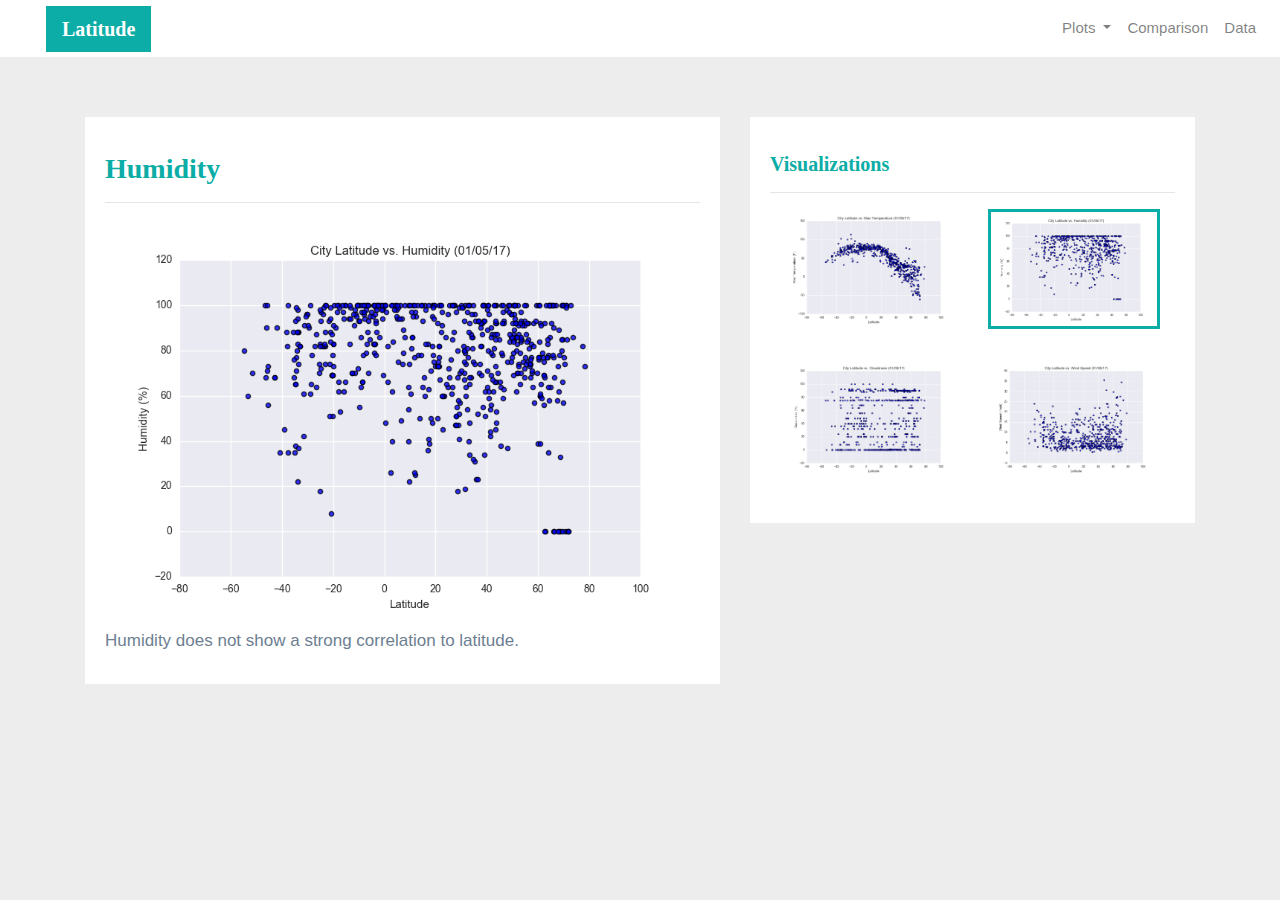
<file: humidity.html>
<!DOCTYPE html>
<html>

<head>
  <meta charset="utf-8" />
  <meta http-equiv="X-UA-Compatible" content="IE=edge">
  <title>Bootstrap Visualization Dashboard</title>
  <meta name="viewport" content="width=device-width, initial-scale=1">


  <!-- Bootstrap CSS -->
  <link rel="stylesheet" href="https://maxcdn.bootstrapcdn.com/bootstrap/4.0.0/css/bootstrap.min.css" integrity="sha384-Gn5384xqQ1aoWXA+058RXPxPg6fy4IWvTNh0E263XmFcJlSAwiGgFAW/dAiS6JXm"
    crossorigin="anonymous">

  <!--CSS Link-->
  <link rel="stylesheet" type="text/css" href="style.css">

</head>

<body>
  <!-- Navigation Section -->
  <div class="navigation">
    <nav class="navbar navbar-expand-lg navbar-light">
      <a class="navbar-brand" style="background-color: #0BADA6;" href="index.html">Latitude</a>
      <button class="navbar-toggler  border border-white" type="button" data-toggle="collapse" data-target="#navbarNavDropdown"
        aria-controls="navbarNavDropdown" aria-expanded="false" aria-label="Toggle navigation">
        <span class="navbar-toggler-icon"></span>
      </button>
      <div class="collapse navbar-collapse" id="navbarNavDropdown">
        <ul class="navbar-nav ml-auto">
          <li class="nav-item dropdown">
            <a class="nav-link dropdown-toggle" href="#" id="navbarDropdownMenuLink" data-toggle="dropdown"
              aria-haspopup="true" aria-expanded="false">
              Plots
            </a>
            <div class="dropdown-menu" aria-labelledby="navbarDropdownMenuLink">
              <a class="dropdown-item" href="max_temperature.html">Max Temperature</a>
              <a class="dropdown-item active" href="humidity.html">Humidity</a>
              <a class="dropdown-item" href="cloudiness.html">Cloudiness</a>
              <a class="dropdown-item" href="wind_speed.html">Wind Speed</a>
            </div>
          </li>
          <li class="nav-item">
            <a class="nav-link" href="comparisons.html">Comparison</a>
          </li>
          <li class="nav-item">
            <a class="nav-link" href="data.html">Data</a>
          </li>

        </ul>
      </div>
    </nav>
  </div>
  <!-- Content Section -->
  <div class="container">
    <div class="row">
      <div class="col-lg-7 col-md-12">
        <!-- Left box  -->
        <div class="box">
          <h3 class="title">Humidity</h3>
          <hr>
          <img src="Resources/assets/images/Fig2.png" alt="Humidity Graph">
          <p>Humidity does not show a strong correlation to latitude.</p>
        </div>
      </div>
      <div class="col-lg-5 col-md-12">
        <!-- Right Box -->
        <div class="box">
          <h5 class="title">Visualizations</h5>
          <hr>


          <div class="container">
            <div class="row" style="padding-bottom: 30px;">
              <div class="col-6">
                <a href="max_temperature.html">
                  <img class="panel" src="Resources/assets/images/Fig1.png" alt="Max Temperature Image">
                </a>
              </div>
              <div class="col-6">
                <a href="humidity.html">
                  <img class="panel active" src="Resources/assets/images/Fig2.png" alt="Humidity Graph">
                </a>
              </div>
            </div>

            <div class="row" style="padding-bottom: 30px;">
              <div class="col-6">
                <a href="cloudiness.html">
                  <img class="panel" src="Resources/assets/images/Fig3.png" alt="Cloudiness Graph">
                </a>
              </div>
              <div class="col-6">
                <a href="wind_speed.html">
                  <img class="panel" src="Resources/assets/images/Fig4.png" alt="Wind Speed Graph">
                </a>
              </div>


            </div>
          </div>


        </div>
      </div>
    </div>
  </div>


  <!-- Bootstrap JS -->
  <script src="https://code.jquery.com/jquery-3.2.1.slim.min.js" integrity="sha384-KJ3o2DKtIkvYIK3UENzmM7KCkRr/rE9/Qpg6aAZGJwFDMVNA/GpGFF93hXpG5KkN"
    crossorigin="anonymous"></script>
  <script src="https://cdnjs.cloudflare.com/ajax/libs/popper.js/1.12.9/umd/popper.min.js" integrity="sha384-ApNbgh9B+Y1QKtv3Rn7W3mgPxhU9K/ScQsAP7hUibX39j7fakFPskvXusvfa0b4Q"
    crossorigin="anonymous"></script>
  <script src="https://maxcdn.bootstrapcdn.com/bootstrap/4.0.0/js/bootstrap.min.js" integrity="sha384-JZR6Spejh4U02d8jOt6vLEHfe/JQGiRRSQQxSfFWpi1MquVdAyjUar5+76PVCmYl"
    crossorigin="anonymous"></script>

</body>

</html>
</file>
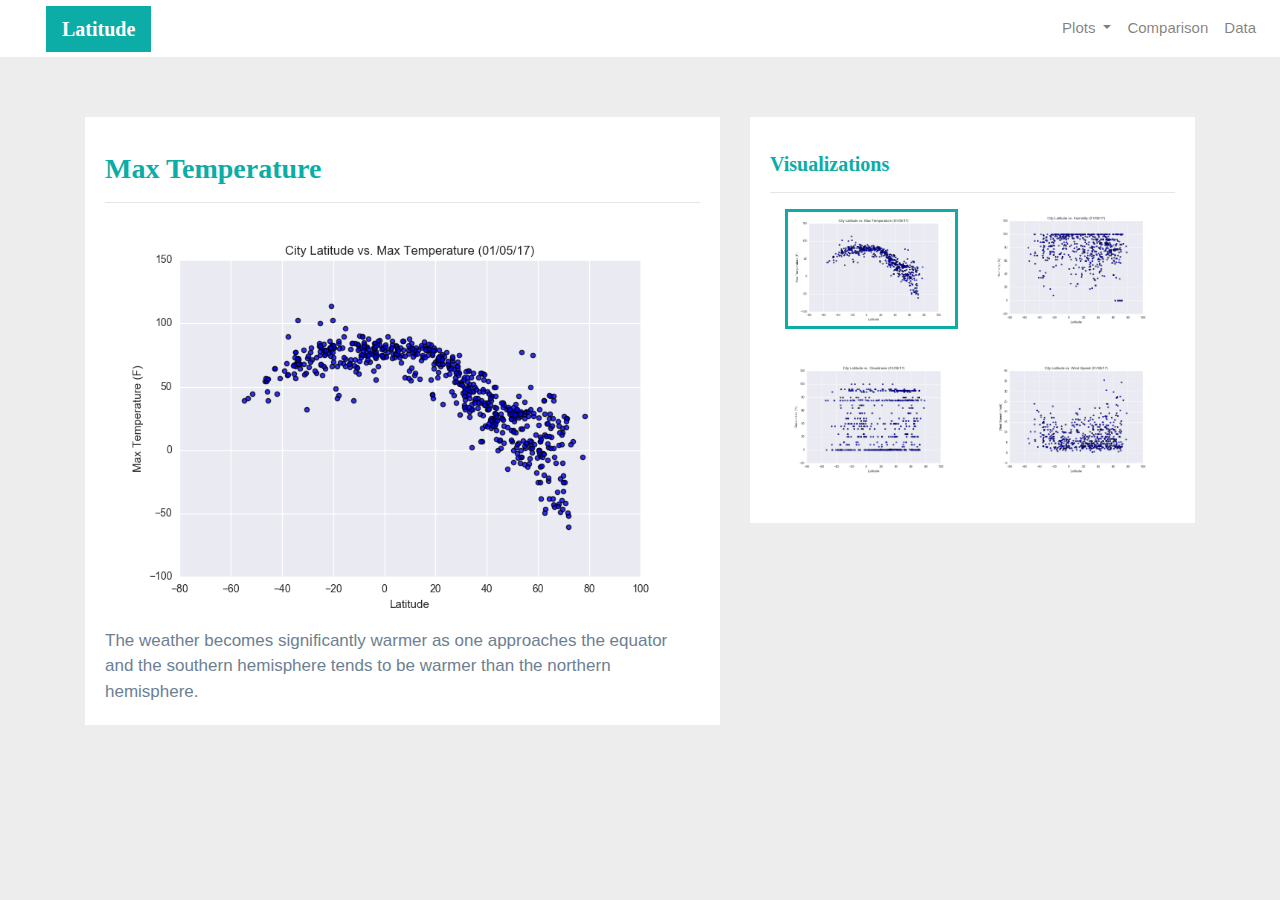
<file: max_temperature.html>
<!DOCTYPE html>
<html>

<head>
  <meta charset="utf-8" />
  <meta http-equiv="X-UA-Compatible" content="IE=edge">
  <title>Bootstrap Visualization Dashboard</title>
  <meta name="viewport" content="width=device-width, initial-scale=1">

  <!-- Bootstrap CSS -->
  <link rel="stylesheet" href="https://maxcdn.bootstrapcdn.com/bootstrap/4.0.0/css/bootstrap.min.css" integrity="sha384-Gn5384xqQ1aoWXA+058RXPxPg6fy4IWvTNh0E263XmFcJlSAwiGgFAW/dAiS6JXm"
    crossorigin="anonymous">

  <!--CSS Link-->
  <link rel="stylesheet" type="text/css" href="style.css">

</head>

<body>
  <!-- Navigation Section -->
  <div class="navigation">
    <nav class="navbar navbar-expand-lg navbar-light">
      <a class="navbar-brand" style="background-color: #0BADA6;" href="index.html">Latitude</a>
      <button class="navbar-toggler  border border-white" type="button" data-toggle="collapse" data-target="#navbarNavDropdown"
        aria-controls="navbarNavDropdown" aria-expanded="false" aria-label="Toggle navigation">
        <span class="navbar-toggler-icon"></span>
      </button>
      <div class="collapse navbar-collapse" id="navbarNavDropdown">
        <ul class="navbar-nav ml-auto">
          <li class="nav-item dropdown">
            <a class="nav-link dropdown-toggle" href="#" id="navbarDropdownMenuLink" data-toggle="dropdown"
              aria-haspopup="true" aria-expanded="false">
              Plots
            </a>
            <div class="dropdown-menu" aria-labelledby="navbarDropdownMenuLink">
              <a class="dropdown-item active" href="max_temperature.html">Max Temperature</a>
              <a class="dropdown-item" href="humidity.html">Humidity</a>
              <a class="dropdown-item" href="cloudiness.html">Cloudiness</a>
              <a class="dropdown-item" href="wind_speed.html">Wind Speed</a>
            </div>
          </li>
          <li class="nav-item">
            <a class="nav-link" href="comparisons.html">Comparison</a>
          </li>
          <li class="nav-item">
            <a class="nav-link" href="data.html">Data</a>
          </li>

        </ul>
      </div>
    </nav>
  </div>
  <!-- Content Section -->
  <div class="container">
    <div class="row">
      <div class="col-lg-7 col-md-12">
        <!-- Left box  -->
        <div class="box" style="padding-bottom: 5px;">
          <h3 class="title">Max Temperature</h3>
          <hr>
          <img src="Resources/assets/images/Fig1.png" alt="Max Temperature Graph">
          <p>The weather becomes significantly warmer as one approaches the equator and the southern hemisphere tends to be warmer than the northern hemisphere.</p>
        </div>
      </div>
      <div class="col-lg-5 col-md-12">
        <!-- Right Box -->
        <div class="box">
          <h5 class="title">Visualizations</h5>
          <hr>


          <div class="container">
            <div class="row" style="padding-bottom: 30px;">
              <div class="col-6">
                <a href="max_temperature.html">
                  <img class="panel active" src="Resources/assets/images/Fig1.png" alt="Max Temperature Image">
                </a>
              </div>
              <div class="col-6">
                <a href="humidity.html">
                  <img class="panel" src="Resources/assets/images/Fig2.png" alt="Humidity Graph">
                </a>
              </div>
            </div>

            <div class="row" style="padding-bottom: 30px;">
              <div class="col-6">
                <a href="cloudiness.html">
                  <img class="panel" src="Resources/assets/images/Fig3.png" alt="Cloudiness Graph">
                </a>
              </div>
              <div class="col-6">
                <a href="wind_speed.html">
                  <img class="panel" src="Resources/assets/images/Fig4.png" alt="Wind Speed Graph">
                </a>
              </div>


            </div>
          </div>


        </div>
      </div>
    </div>
  </div>
 
  <!-- Bootstrap JS -->
  <script src="https://code.jquery.com/jquery-3.2.1.slim.min.js" integrity="sha384-KJ3o2DKtIkvYIK3UENzmM7KCkRr/rE9/Qpg6aAZGJwFDMVNA/GpGFF93hXpG5KkN"
    crossorigin="anonymous"></script>
  <script src="https://cdnjs.cloudflare.com/ajax/libs/popper.js/1.12.9/umd/popper.min.js" integrity="sha384-ApNbgh9B+Y1QKtv3Rn7W3mgPxhU9K/ScQsAP7hUibX39j7fakFPskvXusvfa0b4Q"
    crossorigin="anonymous"></script>
  <script src="https://maxcdn.bootstrapcdn.com/bootstrap/4.0.0/js/bootstrap.min.js" integrity="sha384-JZR6Spejh4U02d8jOt6vLEHfe/JQGiRRSQQxSfFWpi1MquVdAyjUar5+76PVCmYl"
    crossorigin="anonymous"></script>

</body>

</html>
</file>
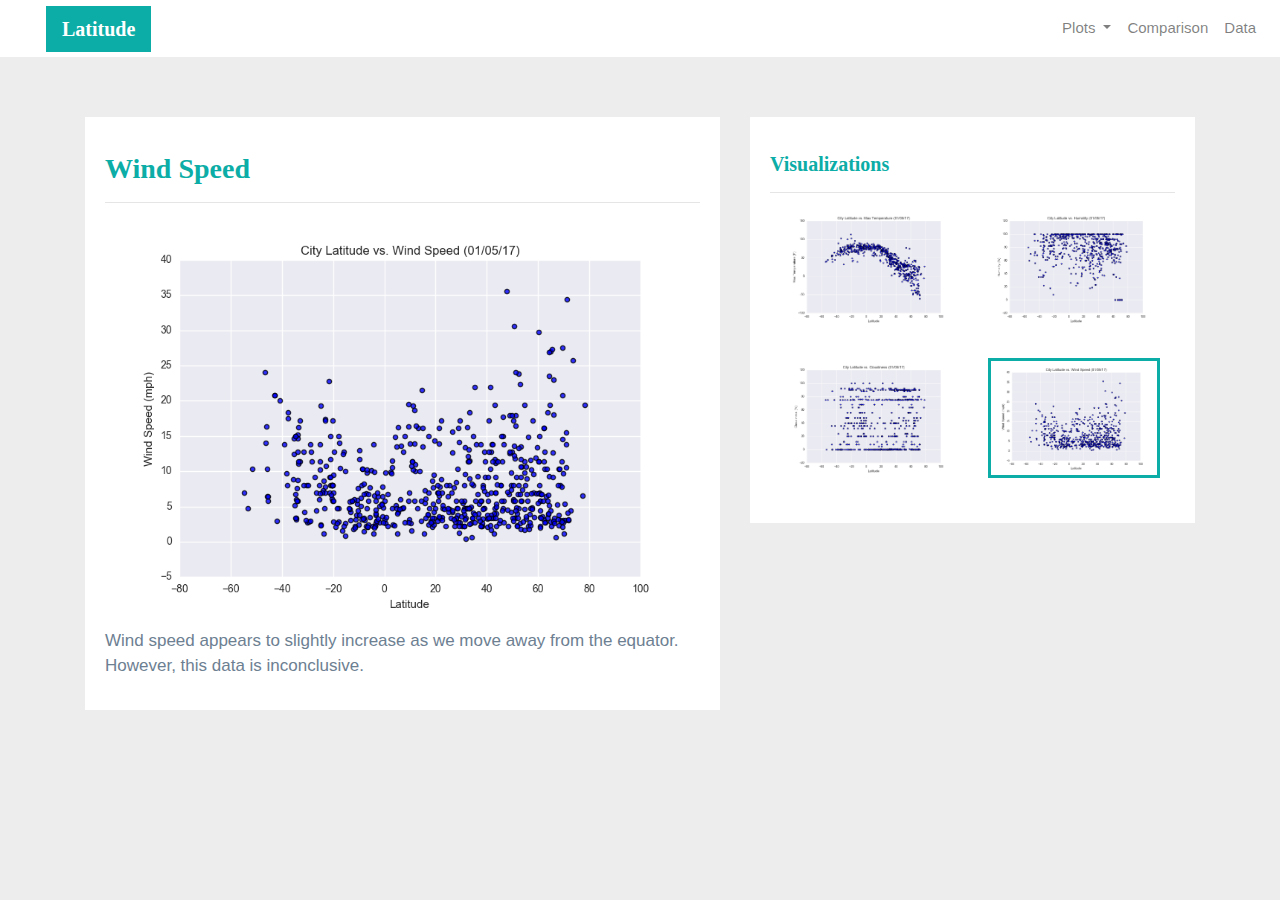
<file: wind_speed.html>
<!DOCTYPE html>
<html>

<head>
  <meta charset="utf-8" />
  <meta http-equiv="X-UA-Compatible" content="IE=edge">
  <title>Bootstrap Visualization Dashboard</title>
  <meta name="viewport" content="width=device-width, initial-scale=1">

  <!-- Bootstrap CSS -->
  <link rel="stylesheet" href="https://maxcdn.bootstrapcdn.com/bootstrap/4.0.0/css/bootstrap.min.css" integrity="sha384-Gn5384xqQ1aoWXA+058RXPxPg6fy4IWvTNh0E263XmFcJlSAwiGgFAW/dAiS6JXm"
    crossorigin="anonymous">
  <!--CSS Link-->
  <link rel="stylesheet" type="text/css" href="style.css">
</head>

<body>
  <!-- Navigation Section -->
  <div class="navigation">
    <nav class="navbar navbar-expand-lg navbar-light">
      <a class="navbar-brand" style="background-color: #0BADA6;" href="index.html">Latitude</a>
      <button class="navbar-toggler border border-white" type="button" data-toggle="collapse" data-target="#navbarNavDropdown"
        aria-controls="navbarNavDropdown" aria-expanded="false" aria-label="Toggle navigation">
        <span class="navbar-toggler-icon"></span>
      </button>
      <div class="collapse navbar-collapse" id="navbarNavDropdown">
        <ul class="navbar-nav ml-auto">
          <li class="nav-item dropdown">
            <a class="nav-link dropdown-toggle" href="#" id="navbarDropdownMenuLink" data-toggle="dropdown"
              aria-haspopup="true" aria-expanded="false">
              Plots
            </a>
            <div class="dropdown-menu" aria-labelledby="navbarDropdownMenuLink">
              <a class="dropdown-item" href="max_temperature.html">Max Temperature</a>
              <a class="dropdown-item" href="humidity.html">Humidity</a>
              <a class="dropdown-item" href="cloudiness.html">Cloudiness</a>
              <a class="dropdown-item active" href="wind_speed.html">Wind Speed</a>
            </div>
          </li>
          <li class="nav-item">
            <a class="nav-link" href="comparisons.html">Comparison</a>
          </li>
          <li class="nav-item">
            <a class="nav-link" href="data.html">Data</a>
          </li>

        </ul>
      </div>
    </nav>
  </div>
  <!-- Content Section -->
  <div class="container">
    <div class="row">
      <div class="col-lg-7 col-md-12">
        <!-- Left box  -->
        <div class="box">
          <h3 class="title">Wind Speed</h3>
          <hr>
          <img src="Resources/assets/images/Fig4.png" alt="Wind Speed Graph">
          <p>Wind speed appears to slightly increase as we move away from the equator. However, this data is inconclusive.</p>
        </div>
      </div>
      <div class="col-lg-5 col-md-12">
        <!-- Right Box -->
        <div class="box">
          <h5 class="title">Visualizations</h5>
          <hr>
          <div class="container">
            <div class="row" style="padding-bottom: 30px;">
              <div class="col-6">
                <a href="max_temperature.html">
                  <img class="panel" src="Resources/assets/images/Fig1.png" alt="Max Temperature Image">
                </a>
              </div>
              <div class="col-6">
                <a href="humidity.html">
                  <img class="panel" src="Resources/assets/images/Fig2.png" alt="Humidity Graph">
                </a>
              </div>
            </div>
            <div class="row" style="padding-bottom: 30px;">
              <div class="col-6">
                <a href="cloudiness.html">
                  <img class="panel" src="Resources/assets/images/Fig3.png" alt="Cloudiness Graph">
                </a>
              </div>
              <div class="col-6">
                <a href="wind_speed.html">
                  <img class="panel active" src="Resources/assets/images/Fig4.png" alt="Wind Speed Graph">
                </a>
              </div>
            </div>
          </div>
        </div>
      </div>
    </div>
  </div>


  <!-- Bootstrap JS -->
  <script src="https://code.jquery.com/jquery-3.2.1.slim.min.js" integrity="sha384-KJ3o2DKtIkvYIK3UENzmM7KCkRr/rE9/Qpg6aAZGJwFDMVNA/GpGFF93hXpG5KkN"
    crossorigin="anonymous"></script>
  <script src="https://cdnjs.cloudflare.com/ajax/libs/popper.js/1.12.9/umd/popper.min.js" integrity="sha384-ApNbgh9B+Y1QKtv3Rn7W3mgPxhU9K/ScQsAP7hUibX39j7fakFPskvXusvfa0b4Q"
    crossorigin="anonymous"></script>
  <script src="https://maxcdn.bootstrapcdn.com/bootstrap/4.0.0/js/bootstrap.min.js" integrity="sha384-JZR6Spejh4U02d8jOt6vLEHfe/JQGiRRSQQxSfFWpi1MquVdAyjUar5+76PVCmYl"
    crossorigin="anonymous"></script>
</body>

</html>
</file>
<file: style.css>
/* Body */
body{
    background-color: #EDEDED; 
}
/* Navbar */
.navbar{
    max-height: 57px; 
}
.navigation .navbar-brand{
    color: white; 
    margin-left: 30px; 
    padding: inherit; 
    font-weight: bold; 
    background-color: #0BADA6;
    font-family: Georgia, 'Times New Roman', Times, serif;
}
.navbar{
    background-color: white; 
    font-size: 15px; 
}
.active, .dropdown-menu .dropdown-item:active a:hover{
    background-color:#E7E7E7!important; 
}
.dropdown-item{
    color: #6D8092 !important; 
}
.dropdown .dropdown-menu .dropdown-item:active, .dropdown .dropdown-menu .dropdown-item:hover{
    background-color:#E7E7E7 !important; 
}
a{
    color: #6D8092;
    font-size: 15px; 
}
.nav-link:hover{
    background-color:#E7E7E7 !important;
   }

.navbar-brand:hover{
color: rgb(175, 175, 175) !important;
}
/* Images */
img{
    width:100% !important;
    height:100% !important;
}
.active, .panel:hover{
    border-color:#0BADA6;
    border-style: solid; 
    
}
.vizualization{
    width:50% !important;
    height:50% !important;
}

/* Title Class  */
.title{
    color: #0BADA6;  
    font-family: Georgia, 'Times New Roman', Times, serif;
    font-weight: bolder; 
    padding-top: 25px; 
}
/* Paragraph Element */
p{
 color: #6D8092;
 font-family: Arial, Helvetica, sans-serif;
 font-size: 17px; 
}
/* Box Class */
.box {
    margin-top: 60px; 
    margin-bottom: 62px; 
    padding: 10px 20px 15px; 
    color:black;
    background-color: white; 

  }
/* Table */
  .table{
    font-size: 15px; 
    border-top-color: white !important; 
}

/* Media Queries */
@media(max-width: 992px){
.navbar-expand-lg{
background-color: #0BADA6 !important;
}
.navbar{
    max-height: none; 
    padding: inherit;
}
.navbar div{
    margin: inherit; 
    background-color: white;  
}
.navbar-brand{
    padding: 10px !important; 
}

button{
    margin-right: 30px; 
}
button:focus {

    outline: 1px dotted;
    outline: 5px auto -webkit-focusring-color;
    
    }
}
</file>
